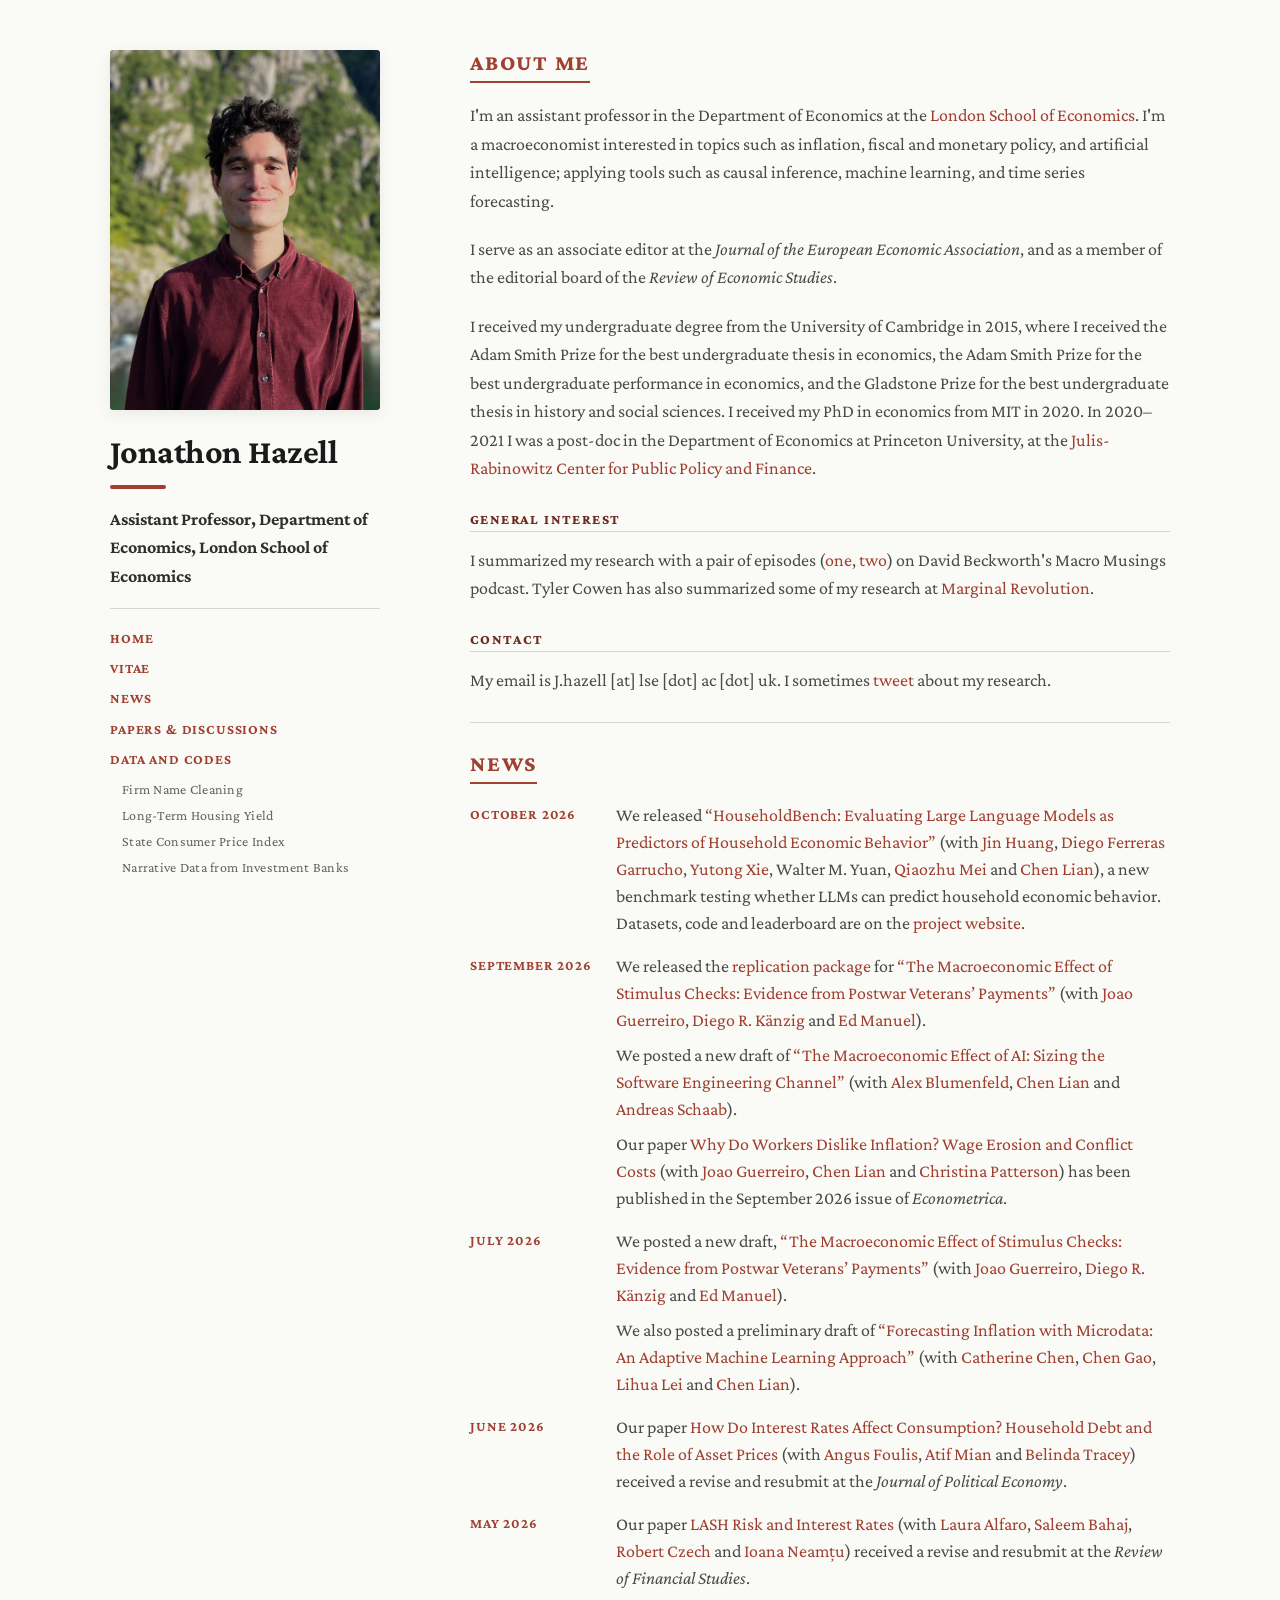
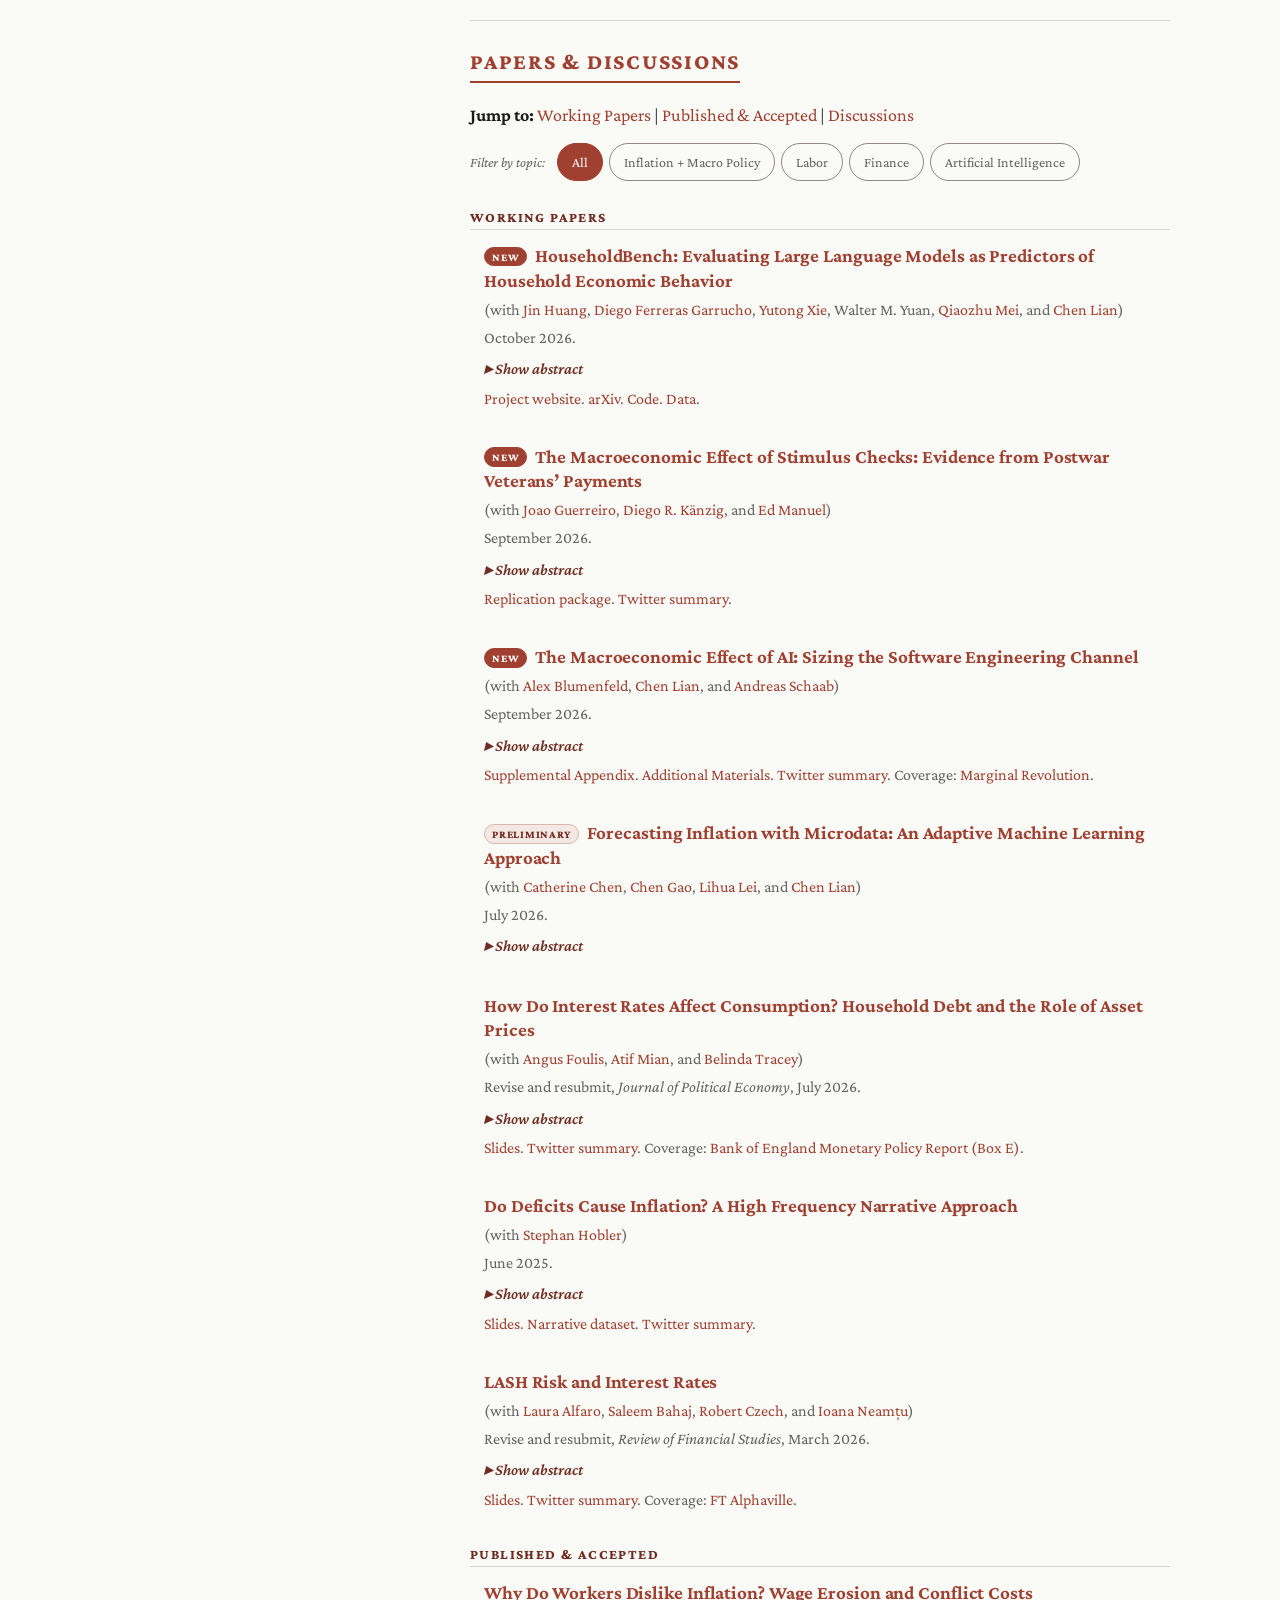
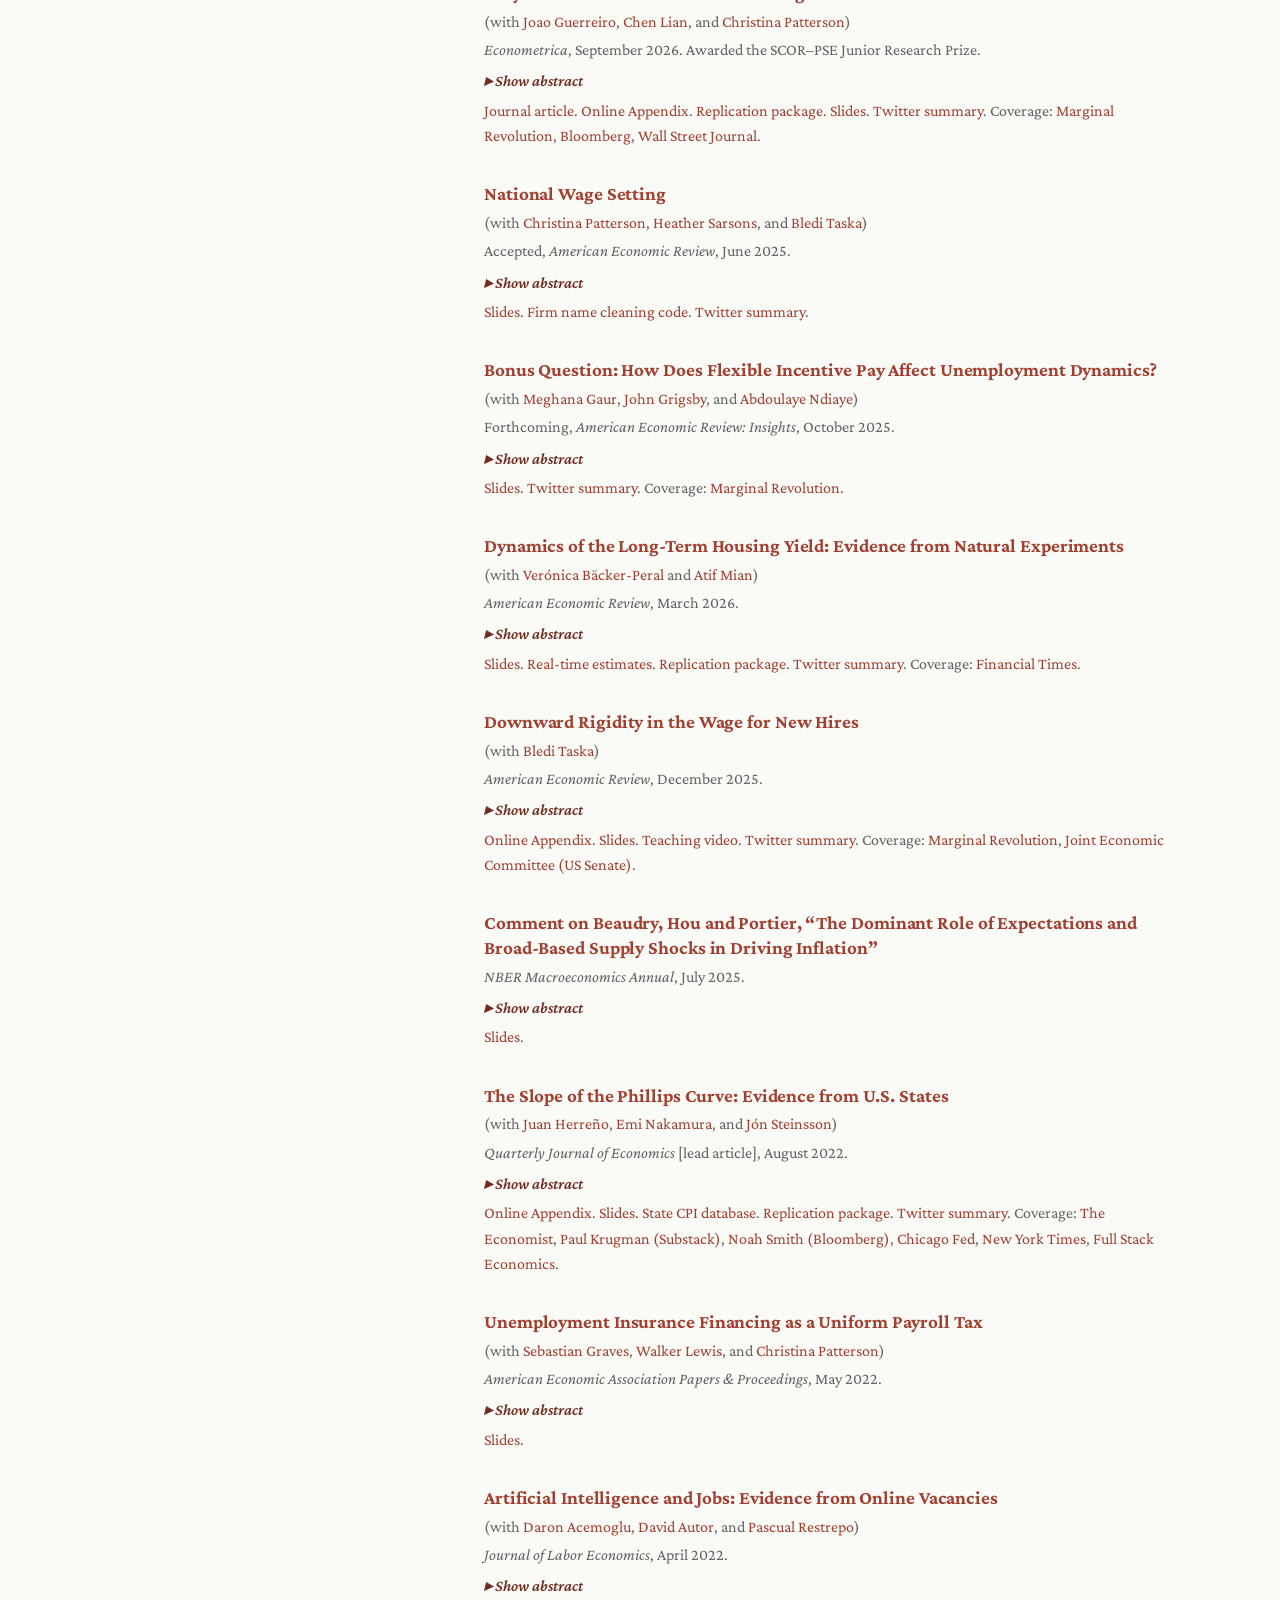
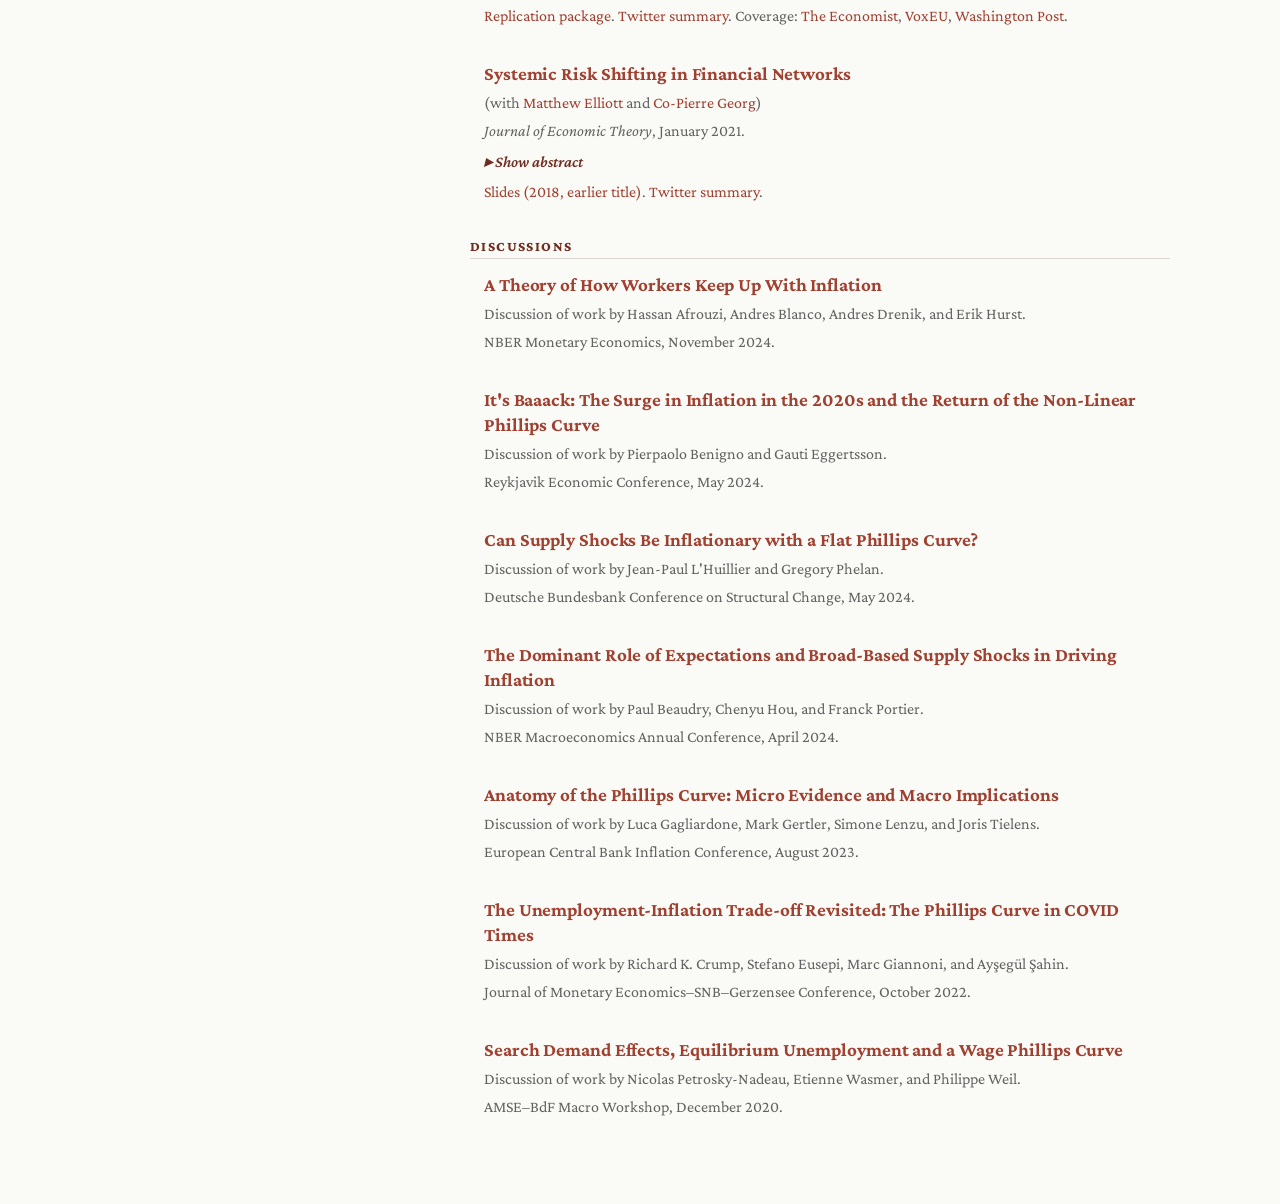
<file: index.html>
<!doctype html>
<html lang="en">
<head>
<meta charset="UTF-8">
<meta http-equiv="X-UA-Compatible" content="IE=edge">
<meta name="viewport" content="width=device-width, initial-scale=1">
<title>Jonathon Hazell</title>
<link rel="preconnect" href="https://fonts.googleapis.com">
<link rel="preconnect" href="https://fonts.gstatic.com" crossorigin>
<link href="https://fonts.googleapis.com/css2?family=Crimson+Pro:ital,wght@0,300;0,400;0,500;0,600;0,700;0,800;1,400;1,600;1,700&display=swap" rel="stylesheet">
<link rel="stylesheet" href="./css/style.css">
<link rel="stylesheet" href="./css/custom.css">
<script>
function flipAbstract(n) {
  var body = document.getElementById('abstract-' + n);
  var cue = document.getElementById('cue-' + n);
  var open = body.getAttribute('data-open') === '1';
  if (open) {
    body.style.display = 'none';
    body.setAttribute('data-open', '0');
    if (cue) cue.textContent = '▸ Show abstract';
  } else {
    body.style.display = 'block';
    body.setAttribute('data-open', '1');
    if (cue) cue.textContent = '▾ Hide abstract';
  }
}

function filterPapers(tag) {
  document.querySelectorAll('.filter-chip').forEach(function(c) { c.classList.remove('active'); });
  var btn = document.querySelector('[data-filter="' + tag + '"]');
  if (btn) btn.classList.add('active');

  document.querySelectorAll('.research-work').forEach(function(w) {
    var raw = w.getAttribute('data-tags') || '';
    var tags = raw.split(',').map(function(t) { return t.trim(); });
    w.style.display = (tag === 'all' || tags.indexOf(tag) >= 0) ? '' : 'none';
  });

  ['working-papers', 'published', 'discussions'].forEach(function(id) {
    var h = document.getElementById(id);
    if (!h) return;
    var visible = 0;
    var sib = h.nextElementSibling;
    while (sib && !(sib.tagName === 'H3' && sib.classList.contains('subhead'))) {
      if (sib.classList && sib.classList.contains('research-work') && sib.style.display !== 'none') visible++;
      sib = sib.nextElementSibling;
    }
    h.style.display = visible > 0 ? '' : 'none';
  });
}
</script>
</head>
<body>
<div class="wrapper">

<header>
<img src="./images/JonathonHazell.jpg" alt="Photo of Jonathon Hazell" class="portrait">
<h1>Jonathon Hazell</h1>
<p>Assistant Professor, Department of Economics, London School of Economics</p>
<hr>
<p class="contactinfo"><a href="./index.html">Home</a></p>
<p class="contactinfo"><a href="./papers/JONATHON_HAZELL.pdf">Vitae</a></p>
<p class="contactinfo"><a href="#news">News</a></p>
<p class="contactinfo"><a href="#papers">Papers &amp; Discussions</a></p>
<p class="contactinfo nav-group">Data and Codes</p>
<div id="projects-list">
<p class="contactinfo nav-sub"><a href="./projects/firm-name-cleaning/index.html">Firm Name Cleaning</a></p>
<p class="contactinfo nav-sub"><a href="./projects/long-term-housing-yield/index.html">Long-Term Housing Yield</a></p>
<p class="contactinfo nav-sub"><a href="./projects/state-cpi/index.html">State Consumer Price Index</a></p>
<p class="contactinfo nav-sub"><a href="./projects/narrative-data/index.html">Narrative Data from Investment Banks</a></p>
</div>
</header>

<section>

<h2>About Me</h2>

<p>I'm an assistant professor in the Department of Economics at the <a href="https://www.lse.ac.uk/economics" target="_blank" rel="noopener">London School of Economics</a>. I'm a macroeconomist interested in topics such as inflation, fiscal and monetary policy, and artificial intelligence; applying tools such as causal inference, machine learning, and time series forecasting.</p>

<p>I serve as an associate editor at the <em>Journal of the European Economic Association</em>, and as a member of the editorial board of the <em>Review of Economic Studies</em>.</p>

<p>I received my undergraduate degree from the University of Cambridge in 2015, where I received the Adam Smith Prize for the best undergraduate thesis in economics, the Adam Smith Prize for the best undergraduate performance in economics, and the Gladstone Prize for the best undergraduate thesis in history and social sciences. I received my PhD in economics from MIT in 2020. In 2020&ndash;2021 I was a post-doc in the Department of Economics at Princeton University, at the <a href="https://jrc.princeton.edu/" target="_blank" rel="noopener">Julis-Rabinowitz Center for Public Policy and Finance</a>.</p>

<h3 class="subhead">General Interest</h3>

<p>I summarized my research with a pair of episodes (<a href="https://open.spotify.com/episode/00dITlDTNaDxwzINzNn2xv?si=30561e8b15524b69&amp;nd=1&amp;dlsi=b44be89f3ea84fa7" target="_blank" rel="noopener">one</a>, <a href="https://open.spotify.com/episode/7fuvagViYiEV9RhCABF3KK?si=cfc24b0a06eb4c81" target="_blank" rel="noopener">two</a>) on David Beckworth's Macro Musings podcast. Tyler Cowen has also summarized some of my research at <a href="https://marginalrevolution.com/?s=jonathon+hazell" target="_blank" rel="noopener">Marginal Revolution</a>.</p>

<h3 class="subhead">Contact</h3>

<p>My email is J.hazell [at] lse [dot] ac [dot] uk. I sometimes <a href="https://twitter.com/JADHazell" target="_blank" rel="noopener">tweet</a> about my research.</p>

<hr>

<h2 id="news">News</h2>

<ul class="news-list">
<li>
<span class="news-date">October 2026</span>
<div class="news-group">
<span class="news-body">We released <a href="./papers/HouseholdBench.pdf" target="_blank" rel="noopener">&ldquo;HouseholdBench: Evaluating Large Language Models as Predictors of Household Economic Behavior&rdquo;</a> (with <a href="https://jn-huang.github.io/" target="_blank" rel="noopener">Jin Huang</a>, <a href="https://www.lse.ac.uk/people/diego-ferreras-garrucho" target="_blank" rel="noopener">Diego Ferreras Garrucho</a>, <a href="https://yutxie.com/" target="_blank" rel="noopener">Yutong Xie</a>, Walter M. Yuan, <a href="https://public.websites.umich.edu/~qmei/" target="_blank" rel="noopener">Qiaozhu Mei</a> and <a href="https://sites.google.com/view/chenlian/home" target="_blank" rel="noopener">Chen Lian</a>), a new benchmark testing whether LLMs can predict household economic behavior. Datasets, code and leaderboard are on the <a href="https://jn-huang.github.io/householdbench/" target="_blank" rel="noopener">project website</a>.</span>
</div>
</li>
<li>
<span class="news-date">September 2026</span>
<div class="news-group">
<span class="news-body">We released the <a href="https://github.com/dkaenzig/stimulus_checks" target="_blank" rel="noopener">replication package</a> for <a href="https://www.jhazell.co.uk/papers/Transfers.pdf" target="_blank" rel="noopener">&ldquo;The Macroeconomic Effect of Stimulus Checks: Evidence from Postwar Veterans&rsquo; Payments&rdquo;</a> (with <a href="https://jguerreiro.com/" target="_blank" rel="noopener">Joao Guerreiro</a>, <a href="https://www.diegokaenzig.com/" target="_blank" rel="noopener">Diego R. K&auml;nzig</a> and <a href="https://sites.google.com/view/edmanuel/home" target="_blank" rel="noopener">Ed Manuel</a>).</span>
<span class="news-body">We posted a new draft of <a href="https://www.jhazell.co.uk/papers/AI_Software.pdf" target="_blank" rel="noopener">&ldquo;The Macroeconomic Effect of AI: Sizing the Software Engineering Channel&rdquo;</a> (with <a href="https://alexblumenfeld.com/" target="_blank" rel="noopener">Alex Blumenfeld</a>, <a href="https://sites.google.com/view/chenlian/home" target="_blank" rel="noopener">Chen Lian</a> and <a href="https://andreasschaab.com/" target="_blank" rel="noopener">Andreas Schaab</a>).</span>
<span class="news-body">Our paper <a href="./papers/draft_conflicts.pdf" target="_blank" rel="noopener">Why Do Workers Dislike Inflation? Wage Erosion and Conflict Costs</a> (with <a href="https://jguerreiro.com/" target="_blank" rel="noopener">Joao Guerreiro</a>, <a href="https://sites.google.com/view/chenlian/home" target="_blank" rel="noopener">Chen Lian</a> and <a href="https://www.christinahydepatterson.com/" target="_blank" rel="noopener">Christina Patterson</a>) has been published in the September 2026 issue of <em>Econometrica</em>.</span>
</div>
</li>
<li>
<span class="news-date">July 2026</span>
<div class="news-group">
<span class="news-body">We posted a new draft, <a href="https://www.jhazell.co.uk/papers/Transfers.pdf" target="_blank" rel="noopener">&ldquo;The Macroeconomic Effect of Stimulus Checks: Evidence from Postwar Veterans&rsquo; Payments&rdquo;</a> (with <a href="https://jguerreiro.com/" target="_blank" rel="noopener">Joao Guerreiro</a>, <a href="https://www.diegokaenzig.com/" target="_blank" rel="noopener">Diego R. K&auml;nzig</a> and <a href="https://sites.google.com/view/edmanuel/home" target="_blank" rel="noopener">Ed Manuel</a>).</span>
<span class="news-body">We also posted a preliminary draft of <a href="https://www.jhazell.co.uk/papers/Inflation_Forecasting.pdf" target="_blank" rel="noopener">&ldquo;Forecasting Inflation with Microdata: An Adaptive Machine Learning Approach&rdquo;</a> (with <a href="https://icme.stanford.edu/people/catherine-chen" target="_blank" rel="noopener">Catherine Chen</a>, <a href="https://sites.google.com/view/chen-gao/home" target="_blank" rel="noopener">Chen Gao</a>, <a href="https://lihualei71.github.io/" target="_blank" rel="noopener">Lihua Lei</a> and <a href="https://sites.google.com/view/chenlian/home" target="_blank" rel="noopener">Chen Lian</a>).</span>
</div>
</li>
<li>
<span class="news-date">June 2026</span>
<div class="news-group">
<span class="news-body">Our paper <a href="./papers/Household_Debt_Asset_Prices.pdf" target="_blank" rel="noopener">How Do Interest Rates Affect Consumption? Household Debt and the Role of Asset Prices</a> (with <a href="https://sites.google.com/site/angusfoulis/home" target="_blank" rel="noopener">Angus Foulis</a>, <a href="https://atif.scholar.princeton.edu/" target="_blank" rel="noopener">Atif Mian</a> and <a href="https://www.bankofengland.co.uk/research/researchers/belinda-tracey" target="_blank" rel="noopener">Belinda Tracey</a>) received a revise and resubmit at the <em>Journal of Political Economy</em>.</span>
</div>
</li>
<li>
<span class="news-date">May 2026</span>
<div class="news-group">
<span class="news-body">Our paper <a href="./papers/LASH_Risk.pdf" target="_blank" rel="noopener">LASH Risk and Interest Rates</a> (with <a href="https://www.hbs.edu/faculty/Pages/profile.aspx?facId=6629" target="_blank" rel="noopener">Laura Alfaro</a>, <a href="https://sites.google.com/site/saleembahaj/home" target="_blank" rel="noopener">Saleem Bahaj</a>, <a href="https://sites.google.com/view/robertczech/research" target="_blank" rel="noopener">Robert Czech</a> and <a href="https://www.ioananeamtu.com/" target="_blank" rel="noopener">Ioana Neam&#539;u</a>) received a revise and resubmit at the <em>Review of Financial Studies</em>.</span>
</div>
</li>
</ul>

<hr>

<h2 id="papers">Papers &amp; Discussions</h2>

<p style="margin: 0 0 14px;"><strong>Jump to:</strong>
<a href="#working-papers">Working Papers</a> |
<a href="#published">Published &amp; Accepted</a> |
<a href="#discussions">Discussions</a></p>

<div class="paper-filter">
<span class="filter-label">Filter by topic:</span>
<button class="filter-chip active" data-filter="all" onclick="filterPapers('all')">All</button>
<button class="filter-chip" data-filter="inflation" onclick="filterPapers('inflation')">Inflation + Macro Policy</button>
<button class="filter-chip" data-filter="labor" onclick="filterPapers('labor')">Labor</button>
<button class="filter-chip" data-filter="financial" onclick="filterPapers('financial')">Finance</button>
<button class="filter-chip" data-filter="ai" onclick="filterPapers('ai')">Artificial Intelligence</button>
</div>

<h3 id="working-papers" class="subhead">Working Papers</h3>

<div class="research-work" data-tags="ai">
<h3><span class="paper-status paper-status-new">New</span><a href="./papers/HouseholdBench.pdf" target="_blank" rel="noopener">HouseholdBench: Evaluating Large Language Models as Predictors of Household Economic Behavior</a></h3>
<p class="work-muted">(with <a href="https://jn-huang.github.io/" target="_blank" rel="noopener">Jin Huang</a>, <a href="https://www.lse.ac.uk/people/diego-ferreras-garrucho" target="_blank" rel="noopener">Diego Ferreras Garrucho</a>, <a href="https://yutxie.com/" target="_blank" rel="noopener">Yutong Xie</a>, Walter M. Yuan, <a href="https://public.websites.umich.edu/~qmei/" target="_blank" rel="noopener">Qiaozhu Mei</a>, and <a href="https://sites.google.com/view/chenlian/home" target="_blank" rel="noopener">Chen Lian</a>)</p>
<p class="work-muted">October 2026.</p>
<p class="work-abstract"><a class="abstract-link" href="javascript:flipAbstract(17)"><span id="cue-17">&#9656; Show abstract</span></a><span class="abstract-body" id="abstract-17" data-open="0" style="display:none">Large language models (LLMs) have the potential to meet a key goal in economics: a quantitative model of household decision making, across a variety of settings. Yet existing evaluations cover few surveys and outcomes, and do not study how households adjust to changing economic conditions. We introduce a new evaluation, HouseholdBench, which unites 6 U.S. household surveys and 32 prediction tasks spanning numeric, categorical and probabilistic outcomes, related to consumption, income, labor, expectations, and housing. Using past behavior, demographics and macroeconomic conditions, the tasks test whether LLMs predict behavior, including how households adjust to changes in various policies. We evaluate 13 proprietary and open-weight LLMs against a no-change baseline and a gradient-boosted tree model. Most LLMs outperform the no-change baseline, including for policy response tasks&mdash;with the best model lowering error for numeric outcomes by 12.2%. Across most tasks, gradient-boosted trees rank first; leading proprietary LLMs approach their performance, but open-weight models lag. LLMs exhibit systematic over- and underprediction across different tasks. We identify methods that enable a 4 billion parameter open-weight model to match proprietary models&rsquo; performance: fine-tuning and aggregating 16 predictions per observation. Improvements generalize to policy-response tasks, which are excluded from fine-tuning. We release our datasets, code, and leaderboard on our website.</span></p>
<p class="work-muted"><a href="https://jn-huang.github.io/householdbench/" target="_blank" rel="noopener">Project website</a>. <a href="https://arxiv.org/abs/2610.07563" target="_blank" rel="noopener">arXiv</a>. <a href="https://github.com/Jn-Huang/householdbench_eval" target="_blank" rel="noopener">Code</a>. <a href="https://huggingface.co/datasets/householdbench/householdbench-full" target="_blank" rel="noopener">Data</a>.</p>
</div>

<div class="research-work" data-tags="macro,inflation">
<h3><span class="paper-status paper-status-new">New</span><a href="./papers/Transfers.pdf" target="_blank" rel="noopener">The Macroeconomic Effect of Stimulus Checks: Evidence from Postwar Veterans&rsquo; Payments</a></h3>
<p class="work-muted">(with <a href="https://jguerreiro.com/" target="_blank" rel="noopener">Joao Guerreiro</a>, <a href="https://www.diegokaenzig.com/" target="_blank" rel="noopener">Diego R. K&auml;nzig</a>, and <a href="https://sites.google.com/view/edmanuel/home" target="_blank" rel="noopener">Ed Manuel</a>)</p>
<p class="work-muted">September 2026.</p>
<p class="work-abstract"><a class="abstract-link" href="javascript:flipAbstract(14)"><span id="cue-14">&#9656; Show abstract</span></a><span class="abstract-body" id="abstract-14" data-open="0" style="display:none">Do stimulus checks&mdash;one-off, deficit-financed lump-sum payments to households&mdash;boost the economy? We study a natural experiment: payments to U.S. veterans after World War II that mimic stimulus checks but were plausibly exogenous to the economy. These payments led to a temporary increase in transfers and a persistent, hump-shaped increase in consumption. The transfer multiplier&mdash;the cumulative response of consumption to transfers&mdash;reaches 1 after six months and exceeds 2 after a year. The standard heterogeneous-agent New Keynesian model cannot match the hump-shaped consumption response. A version with imperfect expectations&mdash;with households underreacting on impact but overreacting at longer horizons&mdash;can match our estimates.</span></p>
<p class="work-muted"><a href="https://github.com/dkaenzig/stimulus_checks" target="_blank" rel="noopener">Replication package</a>. <a href="https://x.com/JADHazell/status/2076746446263517449" target="_blank" rel="noopener">Twitter summary</a>.</p>
</div>

<div class="research-work" data-tags="ai,macro">
<h3><span class="paper-status paper-status-new">New</span><a href="./papers/AI_Software.pdf" target="_blank" rel="noopener">The Macroeconomic Effect of AI: Sizing the Software Engineering Channel</a></h3>
<p class="work-muted">(with <a href="https://alexblumenfeld.com/" target="_blank" rel="noopener">Alex Blumenfeld</a>, <a href="https://sites.google.com/view/chenlian/home" target="_blank" rel="noopener">Chen Lian</a>, and <a href="https://andreasschaab.com/" target="_blank" rel="noopener">Andreas Schaab</a>)</p>
<p class="work-muted">September 2026.</p>
<p class="work-abstract"><a class="abstract-link" href="javascript:flipAbstract(16)"><span id="cue-16">&#9656; Show abstract</span></a><span class="abstract-body" id="abstract-16" data-open="0" style="display:none">We measure how artificial intelligence (AI) affects the economy through its impact on software engineering productivity. We use information from financial markets to develop a forward-looking measure that is available in real time. We estimate the sensitivity of each firm&rsquo;s stock return to an AI stock market index, and how this sensitivity depends on the share of firm payroll in software engineering. We use a model to map this cross-sectional relationship into software engineering productivity gains. From November 2022 to December 2025, AI increased the market&rsquo;s expected present value of software engineering productivity by the equivalent of a permanent 32.6% productivity increase. The corresponding effect on the level of GDP is 3.6% in the baseline and 6.5% when higher software engineering productivity also raises R&amp;D productivity. By mid-2026, amid rapid progress in coding agents, the effect of AI on productivity and GDP had more than doubled relative to the end of 2025.</span></p>
<p class="work-muted"><a href="./papers/AI_Software_Supplement.pdf" target="_blank" rel="noopener">Supplemental Appendix</a>. <a href="./papers/AI_Software_Additional_Materials.pdf" target="_blank" rel="noopener">Additional Materials</a>. <a href="https://x.com/JADHazell/status/2104967776695996902" target="_blank" rel="noopener">Twitter summary</a>. Coverage: <a href="https://marginalrevolution.com/marginalrevolution/2026/09/the-macroeconomic-effect-of-ai-through-software-engineering.html" target="_blank" rel="noopener">Marginal Revolution</a>.</p>
</div>

<div class="research-work" data-tags="inflation">
<h3><span class="paper-status paper-status-preliminary">Preliminary</span><a href="./papers/Inflation_Forecasting.pdf" target="_blank" rel="noopener">Forecasting Inflation with Microdata: An Adaptive Machine Learning Approach</a></h3>
<p class="work-muted">(with <a href="https://icme.stanford.edu/people/catherine-chen" target="_blank" rel="noopener">Catherine Chen</a>, <a href="https://sites.google.com/view/chen-gao/home" target="_blank" rel="noopener">Chen Gao</a>, <a href="https://lihualei71.github.io/" target="_blank" rel="noopener">Lihua Lei</a>, and <a href="https://sites.google.com/view/chenlian/home" target="_blank" rel="noopener">Chen Lian</a>)</p>
<p class="work-muted">July 2026.</p>
<p class="work-abstract"><a class="abstract-link" href="javascript:flipAbstract(15)"><span id="cue-15">&#9656; Show abstract</span></a><span class="abstract-body" id="abstract-15" data-open="0" style="display:none">Does microeconomic heterogeneity help to forecast aggregate inflation in a non-stationary environment? We develop a scan test for whether one forecast outperforms another, over an interval with unknown starting point and duration. To exploit any occasional forecasting power that the scan test detects, we design an adaptive machine learning pipeline. We encode the distribution of price changes into a high-dimensional vector, which we combine with a gradient boosted trees algorithm. We then combine this micro forecast with other benchmark forecasts, using an adaptive algorithm that makes use of the micro forecast only when it performs well. We apply the pipeline to UK microdata, with four main results. First, the micro forecast outperforms a univariate benchmark, but only in the volatile period after 2020. Second, the scan test detects periods of micro outperformance, so the micro forecast enters the combined forecast. Third, the combined forecast performs comparably to the univariate benchmark before 2020 and better at every horizon after 2020. Fourth, the value of microdata for the combined forecast materializes after 2020. We conclude that microdata are valuable for forecasting aggregate inflation, but only after large shocks.</span></p>
</div>

<div class="research-work" data-tags="macro,financial">
<h3><a href="./papers/Household_Debt_Asset_Prices.pdf" target="_blank" rel="noopener">How Do Interest Rates Affect Consumption? Household Debt and the Role of Asset Prices</a></h3>
<p class="work-muted">(with <a href="https://sites.google.com/site/angusfoulis/home" target="_blank" rel="noopener">Angus Foulis</a>, <a href="https://atif.scholar.princeton.edu/" target="_blank" rel="noopener">Atif Mian</a>, and <a href="https://www.bankofengland.co.uk/research/researchers/belinda-tracey" target="_blank" rel="noopener">Belinda Tracey</a>)</p>
<p class="work-muted">Revise and resubmit, <em>Journal of Political Economy</em>, July 2026.</p>
<p class="work-abstract"><a class="abstract-link" href="javascript:flipAbstract(1)"><span id="cue-1">&#9656; Show abstract</span></a><span class="abstract-body" id="abstract-1" data-open="0" style="display:none">This paper estimates how rate cuts increase consumption, via debt and asset prices. Using administrative UK data on mortgages and consumption, we exploit the expiry of fixed-rate mortgages to construct six million household-level natural experiments. A 1 pp reduction in mortgage rates raises consumption by 3% in the following 6 months. Using plausibly exogenous variation in how house prices respond to rate cuts, we show that consumption increases mostly because households borrow against higher house prices; lower debt service after rate cuts matters less. These results suggest that in large part, monetary policy affects consumption through asset prices and borrowing.</span></p>
<p class="work-muted"><a href="./papers/slides_Household_Debt_Asset_Prices.pdf" target="_blank" rel="noopener">Slides</a>. <a href="https://x.com/JADHazell/status/2031019354377101442" target="_blank" rel="noopener">Twitter summary</a>. Coverage: <a href="https://www.bankofengland.co.uk/monetary-policy-report/2026/april-2026" target="_blank" rel="noopener">Bank of England Monetary Policy Report (Box E)</a>.</p>
</div>

<div class="research-work" data-tags="macro,inflation">
<h3><a href="./papers/Fiscal_Inflation_Draft.pdf" target="_blank" rel="noopener">Do Deficits Cause Inflation? A High Frequency Narrative Approach</a></h3>
<p class="work-muted">(with <a href="https://sjhobler.github.io/" target="_blank" rel="noopener">Stephan Hobler</a>)</p>
<p class="work-muted">June 2025.</p>
<p class="work-abstract"><a class="abstract-link" href="javascript:flipAbstract(2)"><span id="cue-2">&#9656; Show abstract</span></a><span class="abstract-body" id="abstract-2" data-open="0" style="display:none">We measure the effect of deficits on inflation using a &ldquo;high frequency narrative approach&rdquo;. We identify an event that released news about the 2021 deficits&mdash;the Georgia Senate election runoff&mdash;and size the shock using new narrative data from investment banks. We then study the high frequency response of inflation forecasts from asset prices. We estimate that the price level was expected to increase by 22&ndash;38 basis points over 2021&ndash;22, meaning the 2021 deficits caused a significant share of the 2021&ndash;22 inflation. Standard models&mdash;such as the Fiscal Theory of the Price Level and the heterogeneous agent New Keynesian model&mdash;match the inflation response.</span></p>
<p class="work-muted"><a href="./papers/slides_Fiscal.pdf" target="_blank" rel="noopener">Slides</a>. <a href="./projects/narrative-data/index.html" target="_blank" rel="noopener">Narrative dataset</a>. <a href="https://twitter.com/JADHazell/status/1833182324055306684" target="_blank" rel="noopener">Twitter summary</a>.</p>
</div>

<div class="research-work" data-tags="financial,macro">
<h3><a href="./papers/LASH_Risk.pdf" target="_blank" rel="noopener">LASH Risk and Interest Rates</a></h3>
<p class="work-muted">(with <a href="https://www.hbs.edu/faculty/Pages/profile.aspx?facId=6629" target="_blank" rel="noopener">Laura Alfaro</a>, <a href="https://sites.google.com/site/saleembahaj/home" target="_blank" rel="noopener">Saleem Bahaj</a>, <a href="https://sites.google.com/view/robertczech/research" target="_blank" rel="noopener">Robert Czech</a>, and <a href="https://www.ioananeamtu.com/" target="_blank" rel="noopener">Ioana Neam&#539;u</a>)</p>
<p class="work-muted">Revise and resubmit, <em>Review of Financial Studies</em>, March 2026.</p>
<p class="work-abstract"><a class="abstract-link" href="javascript:flipAbstract(3)"><span id="cue-3">&#9656; Show abstract</span></a><span class="abstract-body" id="abstract-3" data-open="0" style="display:none">We study a form of liquidity risk we call Liquidity After Solvency Hedging (&ldquo;LASH&rdquo;) risk. Institutions take LASH risk when hedging solvency risk with strategies that require liquidity as solvency improves. Using UK regulatory data covering the near-universe of interest rate hedges, we measure interest rate-driven LASH risk in the non-bank sector. Institutions with longer-duration liabilities take greater LASH risk when rates fall. At its peak, a 100bps rise in yields implied liquidity needs close to the aggregate cash holdings of UK pension funds and insurers. During the 2022 LDI crisis, pre-crisis LASH risk predicts bond sales and yield spikes.</span></p>
<p class="work-muted"><a href="./papers/slides_LASH.pdf" target="_blank" rel="noopener">Slides</a>. <a href="https://x.com/JADHazell/status/1868624301110550810" target="_blank" rel="noopener">Twitter summary</a>. Coverage: <a href="https://www.ft.com/content/9e8b0c6e-cd30-4e31-b97d-0db0bbe6220b" target="_blank" rel="noopener">FT Alphaville</a>.</p>
</div>

<h3 id="published" class="subhead">Published &amp; Accepted</h3>

<div class="research-work" data-tags="inflation,labor">
<h3><a href="./papers/draft_conflicts.pdf" target="_blank" rel="noopener">Why Do Workers Dislike Inflation? Wage Erosion and Conflict Costs</a></h3>
<p class="work-muted">(with <a href="https://jguerreiro.com/" target="_blank" rel="noopener">Joao Guerreiro</a>, <a href="https://sites.google.com/view/chenlian/home" target="_blank" rel="noopener">Chen Lian</a>, and <a href="https://www.christinahydepatterson.com/" target="_blank" rel="noopener">Christina Patterson</a>)</p>
<p class="work-muted"><em>Econometrica</em>, September 2026. Awarded the SCOR&ndash;PSE Junior Research Prize.</p>
<p class="work-abstract"><a class="abstract-link" href="javascript:flipAbstract(4)"><span id="cue-4">&#9656; Show abstract</span></a><span class="abstract-body" id="abstract-4" data-open="0" style="display:none">How costly is inflation to workers? Answers to this question have focused on the path of real wages during inflationary periods. We argue that workers must take costly actions (&ldquo;conflict&rdquo;) to have nominal wages catch up with inflation, meaning there are welfare costs even if real wages do not fall as inflation rises. We study a menu-cost style model, where workers choose whether to engage in conflict with employers to secure a wage increase. We show that, following a rise in inflation, wage catch-up resulting from more frequent conflict does not raise welfare. Instead, the impact of inflation on worker welfare is determined by what we call &ldquo;wage erosion&rdquo;&mdash;how inflation would lower real wages if workers&rsquo; conflict decisions did not respond to inflation. As a result, using observed wage growth to measure worker welfare understates the costs of inflation. We conduct a survey showing that workers are willing to sacrifice around 1.75% of their wages to avoid conflict. Calibrating the model to survey data, we find that incorporating conflict significantly raises the costs of inflation for workers.</span></p>
<p class="work-muted"><a href="https://doi.org/10.3982/ECTA23874" target="_blank" rel="noopener">Journal article</a>. <a href="https://doi.org/10.3982/ECTA23874SUPP" target="_blank" rel="noopener">Online Appendix</a>. <a href="https://doi.org/10.5281/zenodo.19648410" target="_blank" rel="noopener">Replication package</a>. <a href="./papers/slides_conflict_main.pdf" target="_blank" rel="noopener">Slides</a>. <a href="https://twitter.com/JADHazell/status/1836485273510908272" target="_blank" rel="noopener">Twitter summary</a>. Coverage: <a href="https://marginalrevolution.com/marginalrevolution/2024/09/why-do-workers-dislike-inflation.html" target="_blank" rel="noopener">Marginal Revolution</a>, <a href="https://www.bloomberg.com/opinion/articles/2024-10-11/frustrated-with-your-boss-blame-inflation" target="_blank" rel="noopener">Bloomberg</a>, <a href="https://www.wsj.com/economy/inflation-is-down-to-3-why-that-isnt-good-enough-884c1136" target="_blank" rel="noopener">Wall Street Journal</a>.</p>
</div>

<div class="research-work" data-tags="labor">
<h3><a href="./papers/National_Wage_Setting.pdf" target="_blank" rel="noopener">National Wage Setting</a></h3>
<p class="work-muted">(with <a href="https://www.christinahydepatterson.com/" target="_blank" rel="noopener">Christina Patterson</a>, <a href="https://sites.google.com/view/sarsons/home" target="_blank" rel="noopener">Heather Sarsons</a>, and <a href="https://www.linkedin.com/in/bleditaska" target="_blank" rel="noopener">Bledi Taska</a>)</p>
<p class="work-muted">Accepted, <em>American Economic Review</em>, June 2025.</p>
<p class="work-abstract"><a class="abstract-link" href="javascript:flipAbstract(5)"><span id="cue-5">&#9656; Show abstract</span></a><span class="abstract-body" id="abstract-5" data-open="0" style="display:none">How do firms set wages across space? We document four facts using matched employer-employee data. First, firms rather than locations explain most of the variation in wages within a job, with an excess mass of firms paying near-identical wages across space. Second, nominal wages within the firm vary relatively little with local prices, compared to how wages vary between firms. Third, wage growth is more correlated with firm-level rather than regional factors. Fourth, local wage shocks cause wage growth in the rest of the firm, but only for jobs that initially pay similar wages across space. We argue these patterns indicate national wage setting, in which firms compress nominal wages across space relative to what benchmark models predict.</span></p>
<p class="work-muted"><a href="./papers/slides_national_wages.pdf" target="_blank" rel="noopener">Slides</a>. <a href="./projects/firm-name-cleaning/index.html" target="_blank" rel="noopener">Firm name cleaning code</a>. <a href="https://twitter.com/otis_reid/status/1476277485675462661" target="_blank" rel="noopener">Twitter summary</a>.</p>
</div>

<div class="research-work" data-tags="labor">
<h3><a href="./papers/Bonus_Question.pdf" target="_blank" rel="noopener">Bonus Question: How Does Flexible Incentive Pay Affect Unemployment Dynamics?</a></h3>
<p class="work-muted">(with <a href="https://www.linkedin.com/in/meghanagaur" target="_blank" rel="noopener">Meghana Gaur</a>, <a href="https://sites.google.com/view/john-grigsby/home" target="_blank" rel="noopener">John Grigsby</a>, and <a href="https://www.abdoulayendiaye.com/" target="_blank" rel="noopener">Abdoulaye Ndiaye</a>)</p>
<p class="work-muted">Forthcoming, <em>American Economic Review: Insights</em>, October 2025.</p>
<p class="work-abstract"><a class="abstract-link" href="javascript:flipAbstract(6)"><span id="cue-6">&#9656; Show abstract</span></a><span class="abstract-body" id="abstract-6" data-open="0" style="display:none">We introduce dynamic incentive contracts into a model of unemployment fluctuations. Our main result is that wage cyclicality from incentives does not affect the response of unemployment to productivity shocks. The response of unemployment is the same, to a first-order, in two economies: one with flexible incentive pay, and another with exogenously fixed wages. This equivalence is due to movements in effort. Under the optimal incentive contract, firms&rsquo; profits do not change when wages fall, because the effort of the worker falls too.</span></p>
<p class="work-muted"><a href="./papers/slides_bonus_question.pdf" target="_blank" rel="noopener">Slides</a>. <a href="https://twitter.com/and_joy_/status/1706630172072456560" target="_blank" rel="noopener">Twitter summary</a>. Coverage: <a href="https://marginalrevolution.com/marginalrevolution/2024/05/how-does-flexible-incentive-pay-affect-wage-rigidity.html" target="_blank" rel="noopener">Marginal Revolution</a>.</p>
</div>

<div class="research-work" data-tags="financial,macro">
<h3><a href="./papers/UK_Duration.pdf" target="_blank" rel="noopener">Dynamics of the Long-Term Housing Yield: Evidence from Natural Experiments</a></h3>
<p class="work-muted">(with <a href="https://sites.google.com/view/veronicabp/home" target="_blank" rel="noopener">Ver&oacute;nica B&auml;cker-Peral</a> and <a href="https://atif.scholar.princeton.edu/" target="_blank" rel="noopener">Atif Mian</a>)</p>
<p class="work-muted"><em>American Economic Review</em>, March 2026.</p>
<p class="work-abstract"><a class="abstract-link" href="javascript:flipAbstract(7)"><span id="cue-7">&#9656; Show abstract</span></a><span class="abstract-body" id="abstract-7" data-open="0" style="display:none">Each month, a fraction of UK property leases are extended by 90 years or more. We construct a new dataset using thousands of these natural experiments since 2000 and estimate the expected long-term housing yield, <em>y</em>*. After remaining steady at around 5 percent, <em>y</em>* starts to decline when the Great Recession hits and reaches a low of 2.7 percent in 2024. The decline is steeper in inelastic markets, while <em>y</em>* remains higher in regions more exposed to long-run climate risk. Our estimate of <em>y</em>* is updated in real time using public data.</span></p>
<p class="work-muted"><a href="./papers/slides_UK_Duration.pdf" target="_blank" rel="noopener">Slides</a>. <a href="https://sites.google.com/view/ystar-dynamics" target="_blank" rel="noopener">Real-time estimates</a>. <a href="https://sites.google.com/view/ystar-dynamics/replication-code-data" target="_blank" rel="noopener">Replication package</a>. <a href="https://twitter.com/AtifRMian/status/1783153118756442215" target="_blank" rel="noopener">Twitter summary</a>. Coverage: <a href="https://www.ft.com/content/bf2f252a-8afe-4dc5-b5b3-7b7e3fb5500f" target="_blank" rel="noopener">Financial Times</a>.</p>
</div>

<div class="research-work" data-tags="labor">
<h3><a href="./papers/Downward_Rigidity.pdf" target="_blank" rel="noopener">Downward Rigidity in the Wage for New Hires</a></h3>
<p class="work-muted">(with <a href="https://www.linkedin.com/in/bleditaska" target="_blank" rel="noopener">Bledi Taska</a>)</p>
<p class="work-muted"><em>American Economic Review</em>, December 2025.</p>
<p class="work-abstract"><a class="abstract-link" href="javascript:flipAbstract(8)"><span id="cue-8">&#9656; Show abstract</span></a><span class="abstract-body" id="abstract-8" data-open="0" style="display:none">Wage rigidity is an important explanation for unemployment fluctuations. In benchmark models wages for new hires are key, but there is limited evidence on this margin. We use wages posted on vacancies, with job and establishment information, to measure the wage for new hires. We show that our measure of the wage for new hires is rigid downward and flexible upward, in two steps. First, wages change infrequently at the job level, and fall especially rarely. Second, wages do not respond to rises in unemployment, but respond strongly to falls in unemployment. Job information is crucial for detecting downward rigidity.</span></p>
<p class="work-muted"><a href="./papers/Downward_Rigidity_Appendix.pdf" target="_blank" rel="noopener">Online Appendix</a>. <a href="./papers/slides_downward_rigidity.pdf" target="_blank" rel="noopener">Slides</a>. <a href="https://www.youtube.com/watch?v=ysxnO5qnCTk" target="_blank" rel="noopener">Teaching video</a>. <a href="https://twitter.com/JADHazell/status/1830609897425392107" target="_blank" rel="noopener">Twitter summary</a>. Coverage: <a href="https://marginalrevolution.com/marginalrevolution/2019/10/my-favorite-job-market-paper-so-far-this-year.html" target="_blank" rel="noopener">Marginal Revolution</a>, <a href="https://www.jec.senate.gov/public/index.cfm/republicans/analysis?id=051267FC-0147-4E31-BE80-946E0543AF82" target="_blank" rel="noopener">Joint Economic Committee (US Senate)</a>.</p>
</div>

<div class="research-work" data-tags="inflation">
<h3><a href="./papers/BHP_Discussion.pdf" target="_blank" rel="noopener">Comment on Beaudry, Hou and Portier, &ldquo;The Dominant Role of Expectations and Broad-Based Supply Shocks in Driving Inflation&rdquo;</a></h3>
<p class="work-muted"><em>NBER Macroeconomics Annual</em>, July 2025.</p>
<p class="work-abstract"><a class="abstract-link" href="javascript:flipAbstract(9)"><span id="cue-9">&#9656; Show abstract</span></a><span class="abstract-body" id="abstract-9" data-open="0" style="display:none">A published comment on Beaudry, Hou and Portier&rsquo;s analysis of the post-2020 inflation surge, focusing on the role of expectations and supply shocks.</span></p>
<p class="work-muted"><a href="./papers/Discussion_NBER_Macro.pdf" target="_blank" rel="noopener">Slides</a>.</p>
</div>

<div class="research-work" data-tags="inflation,labor">
<h3><a href="./papers/Phillips_Curve.pdf" target="_blank" rel="noopener">The Slope of the Phillips Curve: Evidence from U.S. States</a></h3>
<p class="work-muted">(with <a href="https://sites.google.com/view/juanherreno" target="_blank" rel="noopener">Juan Herre&ntilde;o</a>, <a href="https://eminakamura.com/" target="_blank" rel="noopener">Emi Nakamura</a>, and <a href="https://jonsteinsson.com/" target="_blank" rel="noopener">J&oacute;n Steinsson</a>)</p>
<p class="work-muted"><em>Quarterly Journal of Economics</em> [lead article], August 2022.</p>
<p class="work-abstract"><a class="abstract-link" href="javascript:flipAbstract(10)"><span id="cue-10">&#9656; Show abstract</span></a><span class="abstract-body" id="abstract-10" data-open="0" style="display:none">We estimate the slope of the Phillips curve in the cross section of U.S. states using newly constructed state-level price indices for nontradeable goods back to 1978. Our estimates indicate that the slope of the Phillips curve is small and was small even during the early 1980s. We estimate only a modest decline in the slope of the Phillips curve since the 1980s. We use a multiregion model to infer the slope of the aggregate Phillips curve from our regional estimates. Applying our estimates to recent unemployment dynamics yields essentially no missing disinflation or missing reinflation over the past few business cycles. Our results imply that the sharp drop in core inflation in the early 1980s was mostly due to shifting expectations about long-run monetary policy as opposed to a steep Phillips curve, and the greater stability of inflation between 1990 and 2020 is mostly due to long-run inflation expectations becoming more firmly anchored.</span></p>
<p class="work-muted"><a href="https://eml.berkeley.edu/~enakamura/papers/StateLevelCPIs_Appendix.pdf" target="_blank" rel="noopener">Online Appendix</a>. <a href="./papers/slides_Phillips_Curve.pdf" target="_blank" rel="noopener">Slides</a>. <a href="./projects/state-cpi/index.html" target="_blank" rel="noopener">State CPI database</a>. <a href="https://www.dropbox.com/sh/5jfw1lltniz3k55/AACjJbs92kyqRiySJXavDvCAa?dl=0" target="_blank" rel="noopener">Replication package</a>. <a href="https://twitter.com/JonSteinsson/status/1318551141291069440" target="_blank" rel="noopener">Twitter summary</a>. Coverage: <a href="https://www.economist.com/briefing/2020/12/12/a-surge-in-inflation-looks-unlikely" target="_blank" rel="noopener">The Economist</a>, <a href="https://paulkrugman.substack.com/p/stagflation-revisited" target="_blank" rel="noopener">Paul Krugman (Substack)</a>, <a href="https://www.bloomberg.com/opinion/articles/2021-02-18/larry-summers-s-inflation-fuss-is-the-cure-we-need" target="_blank" rel="noopener">Noah Smith (Bloomberg)</a>, <a href="https://www.chicagofed.org/publications/speeches/2021/may-25-bank-of-japan-conference" target="_blank" rel="noopener">Chicago Fed</a>, <a href="https://www.nytimes.com/2022/05/24/technology/inflation-measure-cpi-accuracy.html" target="_blank" rel="noopener">New York Times</a>, <a href="https://fullstackeconomics.com/why-the-government-took-home-prices-out-of-the-consumer-price-index/" target="_blank" rel="noopener">Full Stack Economics</a>.</p>
</div>

<div class="research-work" data-tags="macro,labor">
<h3><a href="https://doi.org/10.1257/pandp.20221072" target="_blank" rel="noopener">Unemployment Insurance Financing as a Uniform Payroll Tax</a></h3>
<p class="work-muted">(with <a href="https://www.sebgraves.com/" target="_blank" rel="noopener">Sebastian Graves</a>, <a href="https://budgetlab.yale.edu/person/walker-lewis" target="_blank" rel="noopener">Walker Lewis</a>, and <a href="https://www.christinahydepatterson.com/" target="_blank" rel="noopener">Christina Patterson</a>)</p>
<p class="work-muted"><em>American Economic Association Papers &amp; Proceedings</em>, May 2022.</p>
<p class="work-abstract"><a class="abstract-link" href="javascript:flipAbstract(11)"><span id="cue-11">&#9656; Show abstract</span></a><span class="abstract-body" id="abstract-11" data-open="0" style="display:none">Documents that a substantial portion of US unemployment-insurance taxes operates as a uniform payroll tax rather than an experience-rated firing tax.</span></p>
<p class="work-muted"><a href="./papers/slides_experience_rating.pdf" target="_blank" rel="noopener">Slides</a>.</p>
</div>

<div class="research-work" data-tags="ai,labor">
<h3><a href="./papers/AI_And_Jobs.pdf" target="_blank" rel="noopener">Artificial Intelligence and Jobs: Evidence from Online Vacancies</a></h3>
<p class="work-muted">(with <a href="https://economics.mit.edu/people/faculty/daron-acemoglu" target="_blank" rel="noopener">Daron Acemoglu</a>, <a href="https://economics.mit.edu/people/faculty/david-h-autor" target="_blank" rel="noopener">David Autor</a>, and <a href="https://campuspress.yale.edu/pascualrestrepo/" target="_blank" rel="noopener">Pascual Restrepo</a>)</p>
<p class="work-muted"><em>Journal of Labor Economics</em>, April 2022.</p>
<p class="work-abstract"><a class="abstract-link" href="javascript:flipAbstract(12)"><span id="cue-12">&#9656; Show abstract</span></a><span class="abstract-body" id="abstract-12" data-open="0" style="display:none">We study the impact of artificial intelligence (AI) on labor markets using establishment-level data on the near universe of online vacancies in the United States from 2010 onward. There is rapid growth in AI-related vacancies over 2010&ndash;18 that is driven by establishments whose workers engage in tasks compatible with AI&rsquo;s current capabilities. As these AI-exposed establishments adopt AI, they simultaneously reduce hiring in non-AI positions and change the skill requirements of remaining postings. While visible at the establishment level, the aggregate impacts of AI-labor substitution on employment and wage growth in more exposed occupations and industries is currently too small to be detectable.</span></p>
<p class="work-muted"><a href="https://www.dropbox.com/sh/7qgxkgw6filpcps/AACIJCbUJwWtvz66jpXkWsUpa?dl=0" target="_blank" rel="noopener">Replication package</a>. <a href="https://twitter.com/davidautor/status/1348736556492840967" target="_blank" rel="noopener">Twitter summary</a>. Coverage: <a href="https://www.economist.com/finance-and-economics/2021/01/16/new-research-shows-the-robots-are-coming-for-jobs-but-stealthily" target="_blank" rel="noopener">The Economist</a>, <a href="https://voxeu.org/article/ai-and-jobs-evidence-us-vacancies" target="_blank" rel="noopener">VoxEU</a>, <a href="https://www.washingtonpost.com/opinions/2021/07/21/ai-we-should-fear-is-already-here/" target="_blank" rel="noopener">Washington Post</a>.</p>
</div>

<div class="research-work" data-tags="financial">
<h3><a href="./papers/Systemic_Risk_Shifting.pdf" target="_blank" rel="noopener">Systemic Risk Shifting in Financial Networks</a></h3>
<p class="work-muted">(with <a href="https://sites.google.com/view/matthewlelliott/home" target="_blank" rel="noopener">Matthew Elliott</a> and <a href="https://cogeorg.github.io/" target="_blank" rel="noopener">Co-Pierre Georg</a>)</p>
<p class="work-muted"><em>Journal of Economic Theory</em>, January 2021.</p>
<p class="work-abstract"><a class="abstract-link" href="javascript:flipAbstract(13)"><span id="cue-13">&#9656; Show abstract</span></a><span class="abstract-body" id="abstract-13" data-open="0" style="display:none">Banks face different but potentially correlated risks from outside the financial system. Financial connections can share these risks, but they also create the means by which shocks can be propagated. We examine this tradeoff in the context of a new stylized fact we present: German banks are more likely to have financial connections when they face more similar risks. We develop a model that can rationalize such behavior. We argue that such patterns are socially suboptimal and raise systemic risk, but can be explained by risk shifting. Risk shifting motivates banks to correlate their failures with their counterparties, even though it creates systemic risk.</span></p>
<p class="work-muted"><a href="./papers/slides_financial_networks.pdf" target="_blank" rel="noopener">Slides (2018, earlier title)</a>. <a href="https://twitter.com/JADHazell/status/1301564634235887622" target="_blank" rel="noopener">Twitter summary</a>.</p>
</div>

<h3 id="discussions" class="subhead">Discussions</h3>

<div class="research-work" data-tags="inflation,labor">
<h3><a href="./papers/ABDH_Discussion.pdf" target="_blank" rel="noopener">A Theory of How Workers Keep Up With Inflation</a></h3>
<p class="work-muted">Discussion of work by Hassan Afrouzi, Andres Blanco, Andres Drenik, and Erik Hurst.</p>
<p class="work-muted">NBER Monetary Economics, November 2024.</p>
</div>

<div class="research-work" data-tags="inflation">
<h3><a href="./papers/BE_Discussion.pdf" target="_blank" rel="noopener">It's Baaack: The Surge in Inflation in the 2020s and the Return of the Non-Linear Phillips Curve</a></h3>
<p class="work-muted">Discussion of work by Pierpaolo Benigno and Gauti Eggertsson.</p>
<p class="work-muted">Reykjavik Economic Conference, May 2024.</p>
</div>

<div class="research-work" data-tags="inflation">
<h3><a href="./papers/Discussion_LHP.pdf" target="_blank" rel="noopener">Can Supply Shocks Be Inflationary with a Flat Phillips Curve?</a></h3>
<p class="work-muted">Discussion of work by Jean-Paul L'Huillier and Gregory Phelan.</p>
<p class="work-muted">Deutsche Bundesbank Conference on Structural Change, May 2024.</p>
</div>

<div class="research-work" data-tags="inflation">
<h3><a href="./papers/Discussion_NBER_Macro.pdf" target="_blank" rel="noopener">The Dominant Role of Expectations and Broad-Based Supply Shocks in Driving Inflation</a></h3>
<p class="work-muted">Discussion of work by Paul Beaudry, Chenyu Hou, and Franck Portier.</p>
<p class="work-muted">NBER Macroeconomics Annual Conference, April 2024.</p>
</div>

<div class="research-work" data-tags="inflation">
<h3><a href="./papers/GGLT_Discussion.pdf" target="_blank" rel="noopener">Anatomy of the Phillips Curve: Micro Evidence and Macro Implications</a></h3>
<p class="work-muted">Discussion of work by Luca Gagliardone, Mark Gertler, Simone Lenzu, and Joris Tielens.</p>
<p class="work-muted">European Central Bank Inflation Conference, August 2023.</p>
</div>

<div class="research-work" data-tags="inflation">
<h3><a href="./papers/CEGS_Discussion.pdf" target="_blank" rel="noopener">The Unemployment-Inflation Trade-off Revisited: The Phillips Curve in COVID Times</a></h3>
<p class="work-muted">Discussion of work by Richard K. Crump, Stefano Eusepi, Marc Giannoni, and Ay&#351;eg&uuml;l &#350;ahin.</p>
<p class="work-muted">Journal of Monetary Economics&ndash;SNB&ndash;Gerzensee Conference, October 2022.</p>
</div>

<div class="research-work" data-tags="labor">
<h3><a href="./papers/Discussion_Petrosky-Nadeau.pdf" target="_blank" rel="noopener">Search Demand Effects, Equilibrium Unemployment and a Wage Phillips Curve</a></h3>
<p class="work-muted">Discussion of work by Nicolas Petrosky-Nadeau, Etienne Wasmer, and Philippe Weil.</p>
<p class="work-muted">AMSE&ndash;BdF Macro Workshop, December 2020.</p>
</div>

</section>

</div>
</body>
</html>
</file>
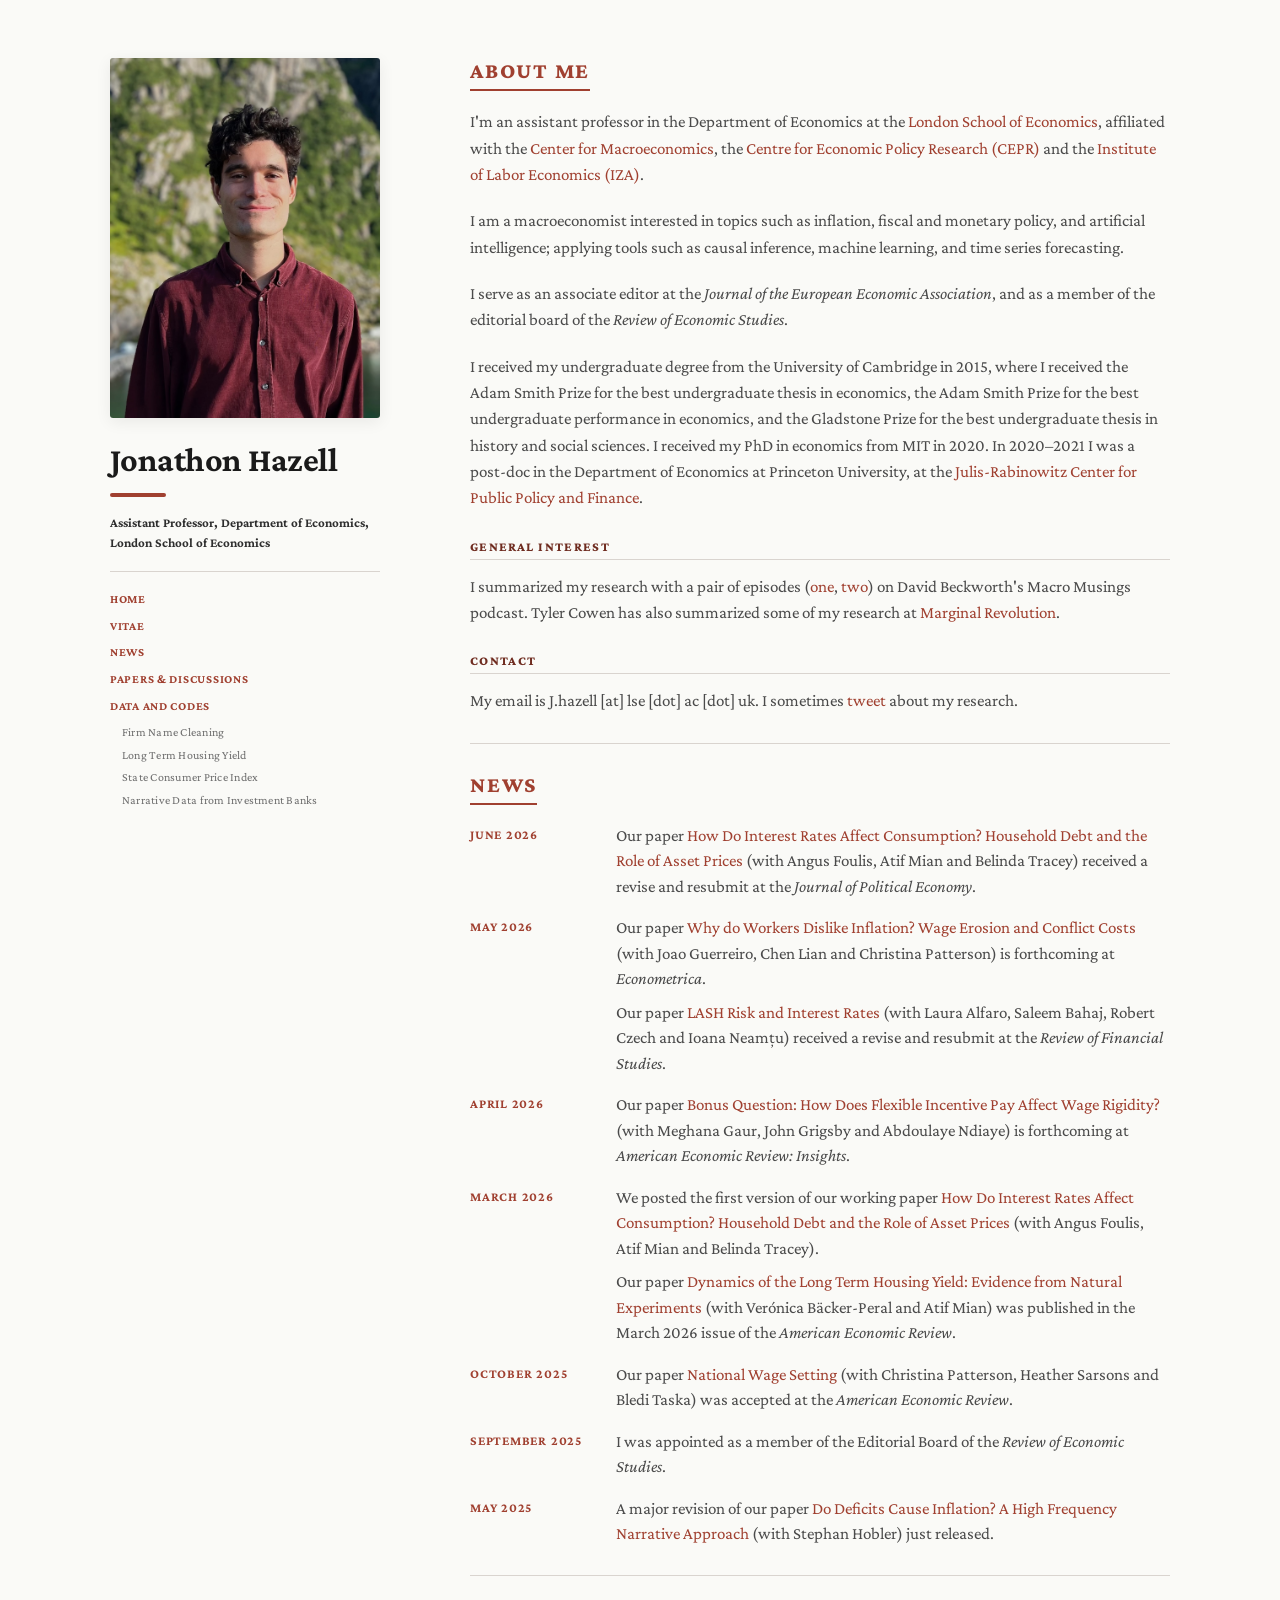
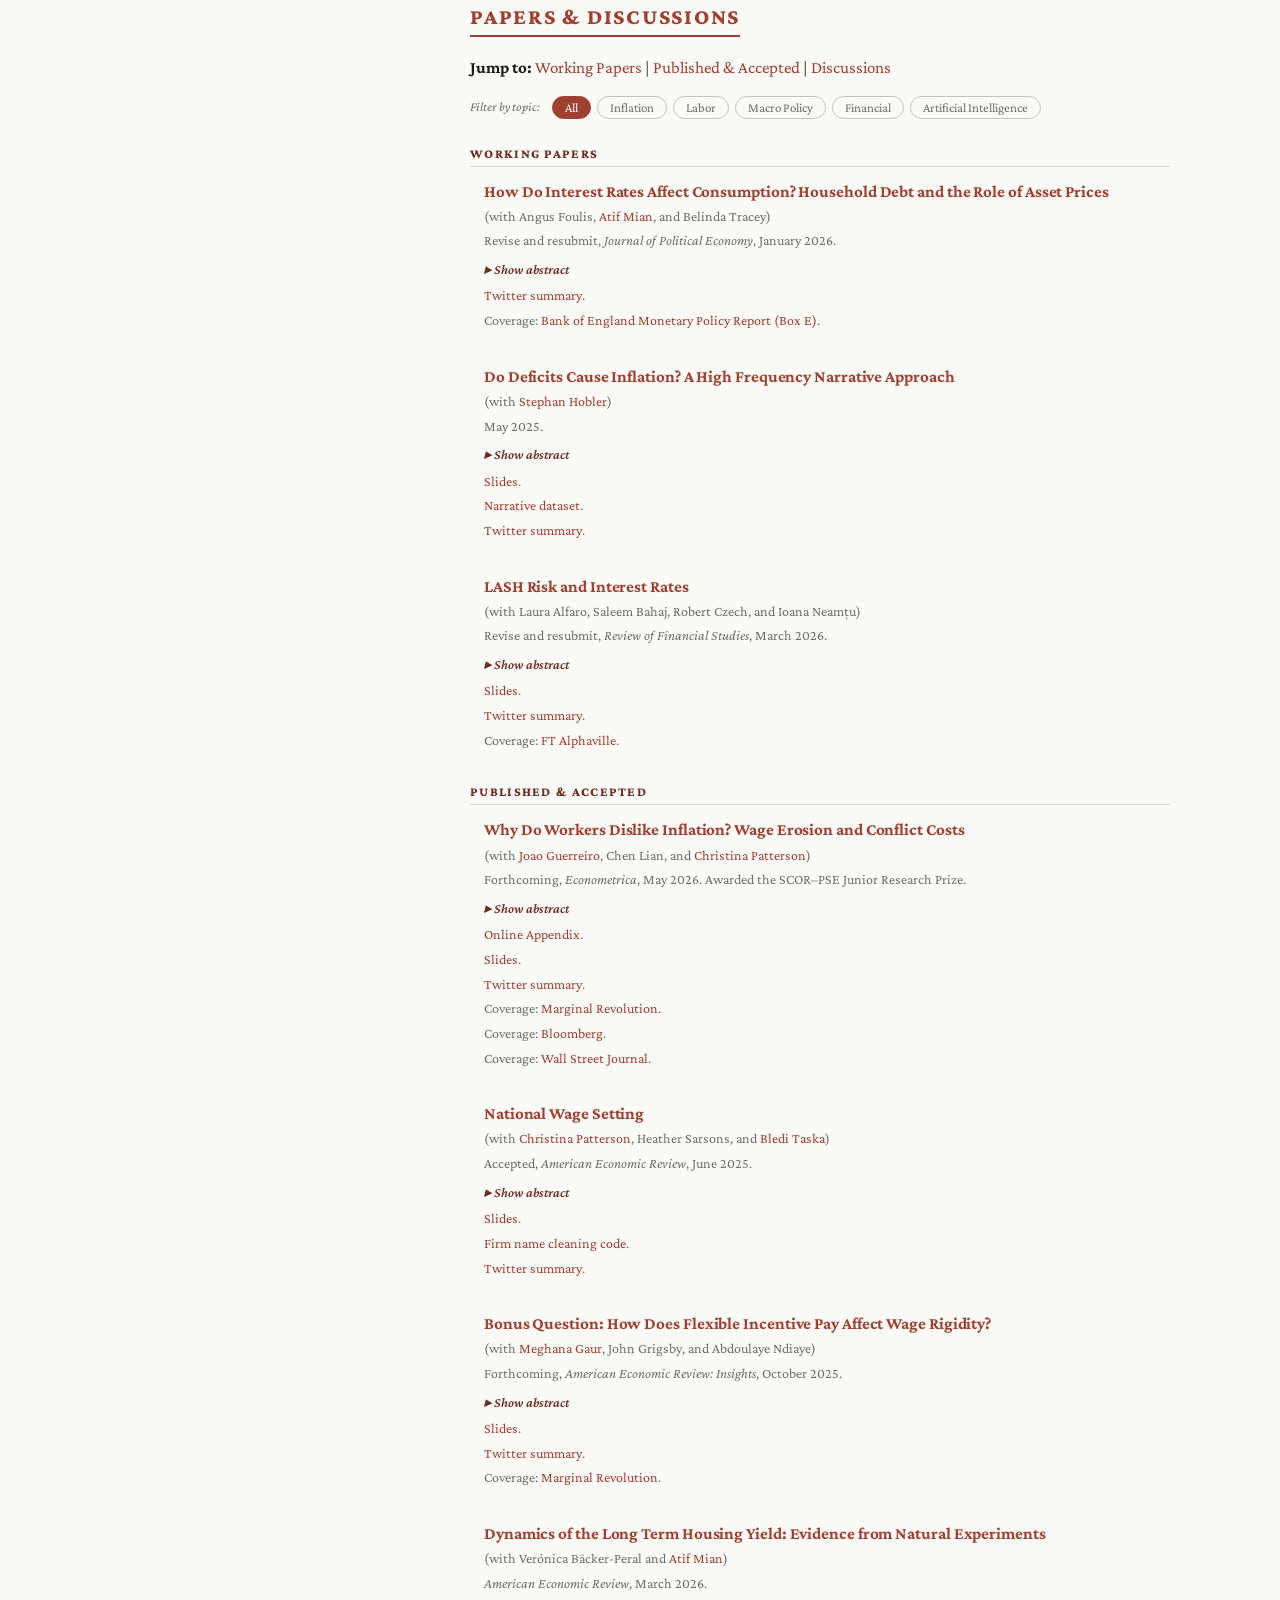
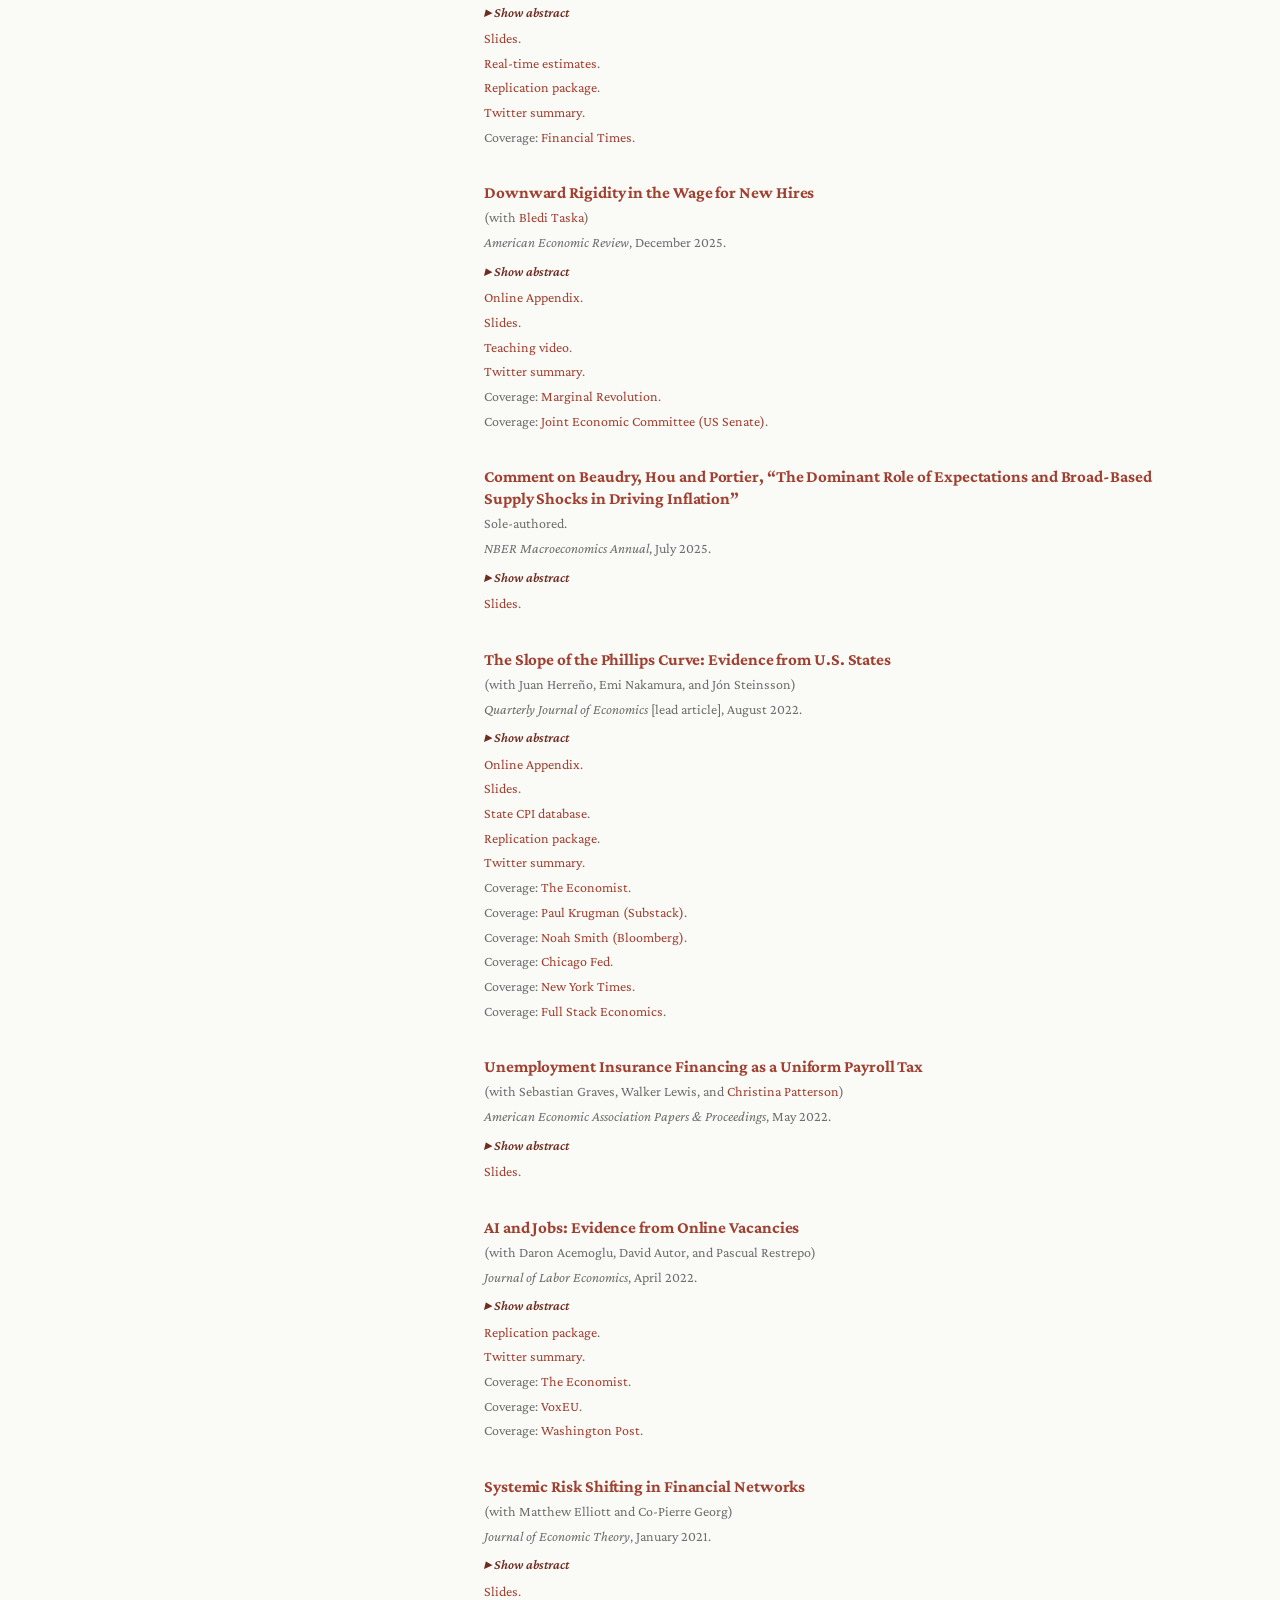
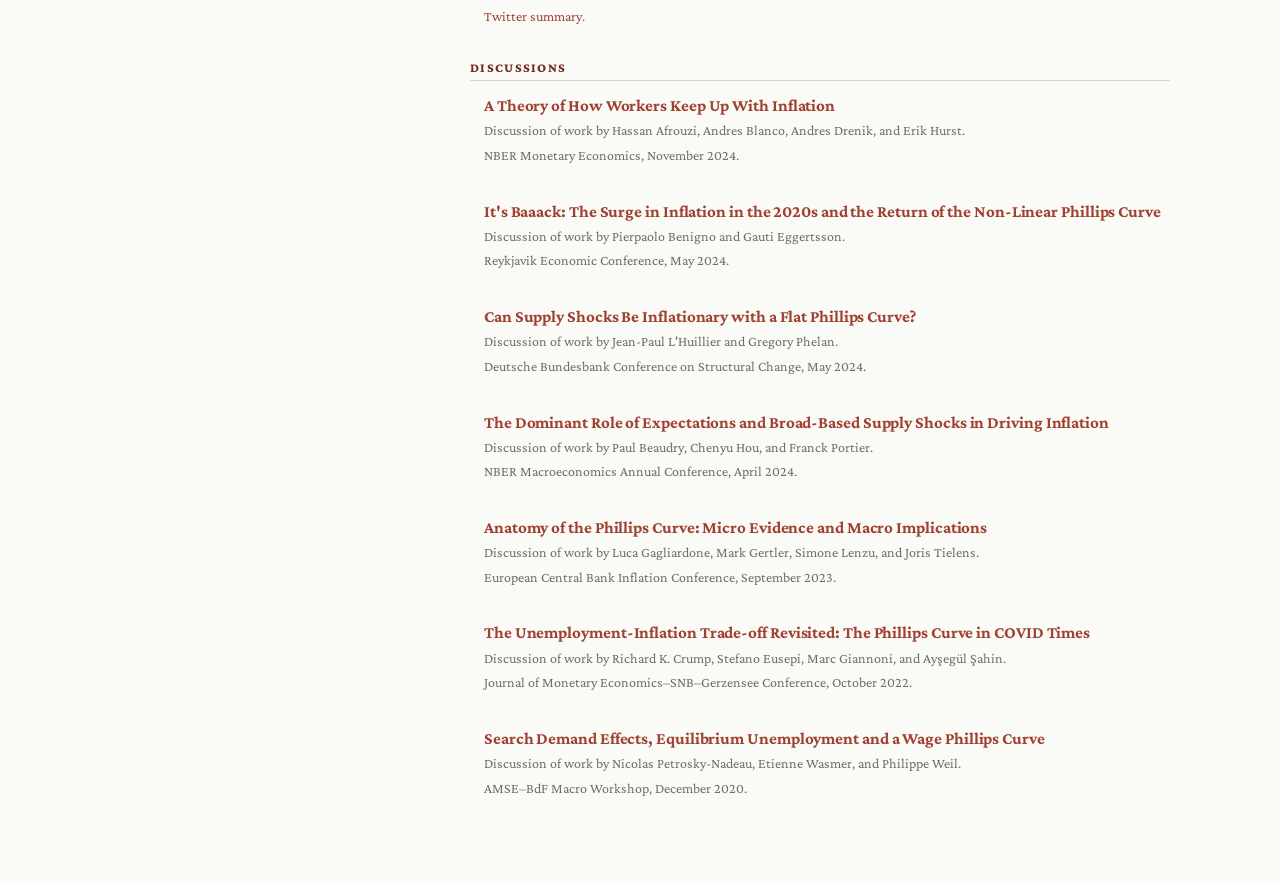
<file: Website/index.html>
<!doctype html>
<html lang="en">
<head>
<meta charset="UTF-8">
<meta http-equiv="X-UA-Compatible" content="IE=edge">
<meta name="viewport" content="width=device-width, initial-scale=1">
<title>Jonathon Hazell</title>
<link rel="preconnect" href="https://fonts.googleapis.com">
<link rel="preconnect" href="https://fonts.gstatic.com" crossorigin>
<link href="https://fonts.googleapis.com/css2?family=Crimson+Pro:ital,wght@0,300;0,400;0,500;0,600;0,700;0,800;1,400;1,600;1,700&display=swap" rel="stylesheet">
<link rel="stylesheet" href="./css/style.css">
<link rel="stylesheet" href="./css/custom.css">
<script>
function flipAbstract(n) {
  var body = document.getElementById('abstract-' + n);
  var cue = document.getElementById('cue-' + n);
  var open = body.getAttribute('data-open') === '1';
  if (open) {
    body.style.display = 'none';
    body.setAttribute('data-open', '0');
    if (cue) cue.textContent = '▸ Show abstract';
  } else {
    body.style.display = 'block';
    body.setAttribute('data-open', '1');
    if (cue) cue.textContent = '▾ Hide abstract';
  }
}

function filterPapers(tag) {
  document.querySelectorAll('.filter-chip').forEach(function(c) { c.classList.remove('active'); });
  var btn = document.querySelector('[data-filter="' + tag + '"]');
  if (btn) btn.classList.add('active');

  document.querySelectorAll('.research-work').forEach(function(w) {
    var raw = w.getAttribute('data-tags') || '';
    var tags = raw.split(',').map(function(t) { return t.trim(); });
    w.style.display = (tag === 'all' || tags.indexOf(tag) >= 0) ? '' : 'none';
  });

  ['working-papers', 'published', 'discussions'].forEach(function(id) {
    var h = document.getElementById(id);
    if (!h) return;
    var visible = 0;
    var sib = h.nextElementSibling;
    while (sib && !(sib.tagName === 'H3' && sib.classList.contains('subhead'))) {
      if (sib.classList && sib.classList.contains('research-work') && sib.style.display !== 'none') visible++;
      sib = sib.nextElementSibling;
    }
    h.style.display = visible > 0 ? '' : 'none';
  });
}
</script>
</head>
<body>
<div class="wrapper">

<header>
<img src="./images/JonathonHazell.jpg" alt="Photo of Jonathon Hazell" class="portrait">
<h1>Jonathon Hazell</h1>
<p>Assistant Professor, Department of Economics, London School of Economics</p>
<hr>
<p class="contactinfo"><a href="./index.html">Home</a></p>
<p class="contactinfo"><a href="./papers/JONATHON_HAZELL.pdf">Vitae</a></p>
<p class="contactinfo"><a href="#news">News</a></p>
<p class="contactinfo"><a href="#papers">Papers &amp; Discussions</a></p>
<p class="contactinfo nav-group">Data and Codes</p>
<div id="projects-list">
<p class="contactinfo nav-sub"><a href="./projects/firm-name-cleaning/index.html">Firm Name Cleaning</a></p>
<p class="contactinfo nav-sub"><a href="./projects/long-term-housing-yield/index.html">Long Term Housing Yield</a></p>
<p class="contactinfo nav-sub"><a href="./projects/state-cpi/index.html">State Consumer Price Index</a></p>
<p class="contactinfo nav-sub"><a href="./projects/narrative-data/index.html">Narrative Data from Investment Banks</a></p>
</div>
</header>

<section>

<h2>About Me</h2>

<p>I'm an assistant professor in the Department of Economics at the <a href="https://www.lse.ac.uk/economics" target="_blank" rel="noopener">London School of Economics</a>, affiliated with the <a href="http://www.centreformacroeconomics.ac.uk/Home.aspx" target="_blank" rel="noopener">Center for Macroeconomics</a>, the <a href="https://cepr.org/" target="_blank" rel="noopener">Centre for Economic Policy Research (CEPR)</a> and the <a href="https://www.iza.org/" target="_blank" rel="noopener">Institute of Labor Economics (IZA)</a>.</p>

<p>I am a macroeconomist interested in topics such as inflation, fiscal and monetary policy, and artificial intelligence; applying tools such as causal inference, machine learning, and time series forecasting.</p>

<p>I serve as an associate editor at the <em>Journal of the European Economic Association</em>, and as a member of the editorial board of the <em>Review of Economic Studies</em>.</p>

<p>I received my undergraduate degree from the University of Cambridge in 2015, where I received the Adam Smith Prize for the best undergraduate thesis in economics, the Adam Smith Prize for the best undergraduate performance in economics, and the Gladstone Prize for the best undergraduate thesis in history and social sciences. I received my PhD in economics from MIT in 2020. In 2020&ndash;2021 I was a post-doc in the Department of Economics at Princeton University, at the <a href="https://jrc.princeton.edu/" target="_blank" rel="noopener">Julis-Rabinowitz Center for Public Policy and Finance</a>.</p>

<h3 class="subhead">General Interest</h3>

<p>I summarized my research with a pair of episodes (<a href="https://open.spotify.com/episode/00dITlDTNaDxwzINzNn2xv?si=30561e8b15524b69&amp;nd=1&amp;dlsi=b44be89f3ea84fa7" target="_blank" rel="noopener">one</a>, <a href="https://open.spotify.com/episode/7fuvagViYiEV9RhCABF3KK?si=cfc24b0a06eb4c81" target="_blank" rel="noopener">two</a>) on David Beckworth's Macro Musings podcast. Tyler Cowen has also summarized some of my research at <a href="https://marginalrevolution.com/?s=jonathon+hazell" target="_blank" rel="noopener">Marginal Revolution</a>.</p>

<h3 class="subhead">Contact</h3>

<p>My email is J.hazell [at] lse [dot] ac [dot] uk. I sometimes <a href="https://twitter.com/JADHazell" target="_blank" rel="noopener">tweet</a> about my research.</p>

<hr>

<h2 id="news">News</h2>

<ul class="news-list">
<li>
<span class="news-date">June 2026</span>
<div class="news-group">
<span class="news-body">Our paper <a href="./papers/Household_Debt_Asset_Prices.pdf" target="_blank" rel="noopener">How Do Interest Rates Affect Consumption? Household Debt and the Role of Asset Prices</a> (with Angus Foulis, Atif Mian and Belinda Tracey) received a revise and resubmit at the <em>Journal of Political Economy</em>.</span>
</div>
</li>
<li>
<span class="news-date">May 2026</span>
<div class="news-group">
<span class="news-body">Our paper <a href="./papers/draft_conflicts.pdf" target="_blank" rel="noopener">Why do Workers Dislike Inflation? Wage Erosion and Conflict Costs</a> (with Joao Guerreiro, Chen Lian and Christina Patterson) is forthcoming at <em>Econometrica</em>.</span>
<span class="news-body">Our paper <a href="./papers/LASH_Risk.pdf" target="_blank" rel="noopener">LASH Risk and Interest Rates</a> (with Laura Alfaro, Saleem Bahaj, Robert Czech and Ioana Neam&#539;u) received a revise and resubmit at the <em>Review of Financial Studies</em>.</span>
</div>
</li>
<li>
<span class="news-date">April 2026</span>
<div class="news-group">
<span class="news-body">Our paper <a href="./papers/Bonus_Question.pdf" target="_blank" rel="noopener">Bonus Question: How Does Flexible Incentive Pay Affect Wage Rigidity?</a> (with Meghana Gaur, John Grigsby and Abdoulaye Ndiaye) is forthcoming at <em>American Economic Review: Insights</em>.</span>
</div>
</li>
<li>
<span class="news-date">March 2026</span>
<div class="news-group">
<span class="news-body">We posted the first version of our working paper <a href="./papers/Household_Debt_Asset_Prices.pdf" target="_blank" rel="noopener">How Do Interest Rates Affect Consumption? Household Debt and the Role of Asset Prices</a> (with Angus Foulis, Atif Mian and Belinda Tracey).</span>
<span class="news-body">Our paper <a href="./papers/UK_Duration.pdf" target="_blank" rel="noopener">Dynamics of the Long Term Housing Yield: Evidence from Natural Experiments</a> (with Ver&oacute;nica B&auml;cker-Peral and Atif Mian) was published in the March 2026 issue of the <em>American Economic Review</em>.</span>
</div>
</li>
<li>
<span class="news-date">October 2025</span>
<div class="news-group">
<span class="news-body">Our paper <a href="./papers/National_Wage_Setting.pdf" target="_blank" rel="noopener">National Wage Setting</a> (with Christina Patterson, Heather Sarsons and Bledi Taska) was accepted at the <em>American Economic Review</em>.</span>
</div>
</li>
<li>
<span class="news-date">September 2025</span>
<div class="news-group">
<span class="news-body">I was appointed as a member of the Editorial Board of the <em>Review of Economic Studies</em>.</span>
</div>
</li>
<li>
<span class="news-date">May 2025</span>
<div class="news-group">
<span class="news-body">A major revision of our paper <a href="./papers/Fiscal_Inflation_Draft.pdf" target="_blank" rel="noopener">Do Deficits Cause Inflation? A High Frequency Narrative Approach</a> (with Stephan Hobler) just released.</span>
</div>
</li>
</ul>

<hr>

<h2 id="papers">Papers &amp; Discussions</h2>

<p style="margin: 0 0 14px;"><strong>Jump to:</strong>
<a href="#working-papers">Working Papers</a> |
<a href="#published">Published &amp; Accepted</a> |
<a href="#discussions">Discussions</a></p>

<div class="paper-filter">
<span class="filter-label">Filter by topic:</span>
<button class="filter-chip active" data-filter="all" onclick="filterPapers('all')">All</button>
<button class="filter-chip" data-filter="inflation" onclick="filterPapers('inflation')">Inflation</button>
<button class="filter-chip" data-filter="labor" onclick="filterPapers('labor')">Labor</button>
<button class="filter-chip" data-filter="macro" onclick="filterPapers('macro')">Macro Policy</button>
<button class="filter-chip" data-filter="financial" onclick="filterPapers('financial')">Financial</button>
<button class="filter-chip" data-filter="ai" onclick="filterPapers('ai')">Artificial Intelligence</button>
</div>

<h3 id="working-papers" class="subhead">Working Papers</h3>

<div class="research-work" data-tags="macro,financial">
<h3><a href="./papers/Household_Debt_Asset_Prices.pdf" target="_blank" rel="noopener">How Do Interest Rates Affect Consumption? Household Debt and the Role of Asset Prices</a></h3>
<p class="work-muted">(with Angus Foulis, <a href="https://atif.scholar.princeton.edu/" target="_blank" rel="noopener">Atif Mian</a>, and Belinda Tracey)</p>
<p class="work-muted">Revise and resubmit, <em>Journal of Political Economy</em>, January 2026.</p>
<p class="work-abstract"><a class="abstract-link" href="javascript:flipAbstract(1)"><span id="cue-1">&#9656; Show abstract</span></a><span class="abstract-body" id="abstract-1" data-open="0" style="display:none">This paper estimates how rate cuts increase consumption, via debt and asset prices. Using administrative UK data on mortgages and consumption, we exploit the expiry of fixed-rate mortgages to construct six million household-level natural experiments. A 1 pp reduction in mortgage rates raises consumption by 3% in the following 6 months. Using plausibly exogenous variation in how house prices respond to rate cuts, we show that consumption increases mostly because households borrow against higher house prices; lower debt service after rate cuts matters less. These results suggest that in large part, monetary policy affects consumption through asset prices and borrowing.</span></p>
<p class="work-muted"><a href="https://x.com/JADHazell/status/2031019354377101442" target="_blank" rel="noopener">Twitter summary</a>.</p>
<p class="work-muted">Coverage: <a href="https://www.bankofengland.co.uk/monetary-policy-report/2026/april-2026" target="_blank" rel="noopener">Bank of England Monetary Policy Report (Box E)</a>.</p>
</div>

<div class="research-work" data-tags="macro,inflation">
<h3><a href="./papers/Fiscal_Inflation_Draft.pdf" target="_blank" rel="noopener">Do Deficits Cause Inflation? A High Frequency Narrative Approach</a></h3>
<p class="work-muted">(with <a href="https://www.lse.ac.uk/economics/people/research-students/stephan-hobler" target="_blank" rel="noopener">Stephan Hobler</a>)</p>
<p class="work-muted">May 2025.</p>
<p class="work-abstract"><a class="abstract-link" href="javascript:flipAbstract(2)"><span id="cue-2">&#9656; Show abstract</span></a><span class="abstract-body" id="abstract-2" data-open="0" style="display:none">We measure the effect of deficits on inflation using a &ldquo;high frequency narrative approach&rdquo;. We identify an event that released news about the 2021 deficits&mdash;the Georgia Senate election runoff&mdash;and size the shock using new narrative data from investment banks. We then study the high frequency response of inflation forecasts from asset prices. We estimate that the price level was expected to increase by 22&ndash;38 basis points over 2021&ndash;22, meaning the 2021 deficits caused a significant share of the 2021&ndash;22 inflation. Standard models&mdash;such as the Fiscal Theory of the Price Level and the heterogeneous agent New Keynesian model&mdash;match the inflation response.</span></p>
<p class="work-muted"><a href="./papers/slides_Fiscal.pdf" target="_blank" rel="noopener">Slides</a>.</p>
<p class="work-muted"><a href="./projects/narrative-data/index.html" target="_blank" rel="noopener">Narrative dataset</a>.</p>
<p class="work-muted"><a href="https://twitter.com/JADHazell/status/1833182324055306684" target="_blank" rel="noopener">Twitter summary</a>.</p>
</div>

<div class="research-work" data-tags="financial,macro">
<h3><a href="./papers/LASH_Risk.pdf" target="_blank" rel="noopener">LASH Risk and Interest Rates</a></h3>
<p class="work-muted">(with Laura Alfaro, Saleem Bahaj, Robert Czech, and Ioana Neam&#539;u)</p>
<p class="work-muted">Revise and resubmit, <em>Review of Financial Studies</em>, March 2026.</p>
<p class="work-abstract"><a class="abstract-link" href="javascript:flipAbstract(3)"><span id="cue-3">&#9656; Show abstract</span></a><span class="abstract-body" id="abstract-3" data-open="0" style="display:none">We study a form of liquidity risk we call Liquidity After Solvency Hedging (&ldquo;LASH&rdquo;) risk. Institutions take LASH risk when hedging solvency risk with strategies that require liquidity as solvency improves. Using UK regulatory data covering the near-universe of interest rate hedges, we measure interest rate-driven LASH risk in the non-bank sector. Institutions with longer-duration liabilities take greater LASH risk when rates fall. At its peak, a 100bps rise in yields implied liquidity needs close to the aggregate cash holdings of UK pension funds and insurers. During the 2022 LDI crisis, pre-crisis LASH risk predicts bond sales and yield spikes.</span></p>
<p class="work-muted"><a href="./papers/slides_LASH.pdf" target="_blank" rel="noopener">Slides</a>.</p>
<p class="work-muted"><a href="https://x.com/JADHazell/status/1868624301110550810" target="_blank" rel="noopener">Twitter summary</a>.</p>
<p class="work-muted">Coverage: <a href="https://www.ft.com/content/9e8b0c6e-cd30-4e31-b97d-0db0bbe6220b" target="_blank" rel="noopener">FT Alphaville</a>.</p>
</div>

<h3 id="published" class="subhead">Published &amp; Accepted</h3>

<div class="research-work" data-tags="inflation,labor">
<h3><a href="./papers/draft_conflicts.pdf" target="_blank" rel="noopener">Why Do Workers Dislike Inflation? Wage Erosion and Conflict Costs</a></h3>
<p class="work-muted">(with <a href="https://jguerreiro.com/" target="_blank" rel="noopener">Joao Guerreiro</a>, Chen Lian, and <a href="https://www.christinahydepatterson.com/" target="_blank" rel="noopener">Christina Patterson</a>)</p>
<p class="work-muted">Forthcoming, <em>Econometrica</em>, May 2026. Awarded the SCOR&ndash;PSE Junior Research Prize.</p>
<p class="work-abstract"><a class="abstract-link" href="javascript:flipAbstract(4)"><span id="cue-4">&#9656; Show abstract</span></a><span class="abstract-body" id="abstract-4" data-open="0" style="display:none">How costly is inflation to workers? Answers to this question have focused on the path of real wages during inflationary periods. We argue that workers must take costly actions (&ldquo;conflict&rdquo;) to have nominal wages catch up with inflation, meaning there are welfare costs even if real wages do not fall as inflation rises. We study a menu-cost style model, where workers choose whether to engage in conflict with employers to secure a wage increase. We show that, following a rise in inflation, wage catch-up resulting from more frequent conflict does not raise welfare. Instead, the impact of inflation on worker welfare is determined by what we call &ldquo;wage erosion&rdquo;&mdash;how inflation would lower real wages if workers&rsquo; conflict decisions did not respond to inflation. As a result, using observed wage growth to measure worker welfare understates the costs of inflation. We conduct a survey showing that workers are willing to sacrifice around 1.75% of their wages to avoid conflict. Calibrating the model to survey data, we find that incorporating conflict significantly raises the costs of inflation for workers.</span></p>
<p class="work-muted"><a href="./papers/conflicts_appendix.pdf" target="_blank" rel="noopener">Online Appendix</a>.</p>
<p class="work-muted"><a href="./papers/slides_conflict_main.pdf" target="_blank" rel="noopener">Slides</a>.</p>
<p class="work-muted"><a href="https://twitter.com/JADHazell/status/1836485273510908272" target="_blank" rel="noopener">Twitter summary</a>.</p>
<p class="work-muted">Coverage: <a href="https://marginalrevolution.com/marginalrevolution/2024/09/why-do-workers-dislike-inflation.html" target="_blank" rel="noopener">Marginal Revolution</a>.</p>
<p class="work-muted">Coverage: <a href="https://www.bloomberg.com/opinion/articles/2024-10-11/frustrated-with-your-boss-blame-inflation" target="_blank" rel="noopener">Bloomberg</a>.</p>
<p class="work-muted">Coverage: <a href="https://www.wsj.com/economy/inflation-is-down-to-3-why-that-isnt-good-enough-884c1136" target="_blank" rel="noopener">Wall Street Journal</a>.</p>
</div>

<div class="research-work" data-tags="labor">
<h3><a href="./papers/National_Wage_Setting.pdf" target="_blank" rel="noopener">National Wage Setting</a></h3>
<p class="work-muted">(with <a href="https://www.christinahydepatterson.com/" target="_blank" rel="noopener">Christina Patterson</a>, Heather Sarsons, and <a href="https://www.linkedin.com/in/bleditaska" target="_blank" rel="noopener">Bledi Taska</a>)</p>
<p class="work-muted">Accepted, <em>American Economic Review</em>, June 2025.</p>
<p class="work-abstract"><a class="abstract-link" href="javascript:flipAbstract(5)"><span id="cue-5">&#9656; Show abstract</span></a><span class="abstract-body" id="abstract-5" data-open="0" style="display:none">How do firms set wages across space? We document four facts using matched employer-employee data. First, firms rather than locations explain most of the variation in wages within a job, with an excess mass of firms paying near-identical wages across space. Second, nominal wages within the firm vary relatively little with local prices, compared to how wages vary between firms. Third, wage growth is more correlated with firm-level rather than regional factors. Fourth, local wage shocks cause wage growth in the rest of the firm, but only for jobs that initially pay similar wages across space. We argue these patterns indicate national wage setting, in which firms compress nominal wages across space relative to what benchmark models predict.</span></p>
<p class="work-muted"><a href="./papers/slides_national_wages.pdf" target="_blank" rel="noopener">Slides</a>.</p>
<p class="work-muted"><a href="./projects/firm-name-cleaning/index.html" target="_blank" rel="noopener">Firm name cleaning code</a>.</p>
<p class="work-muted"><a href="https://twitter.com/otis_reid/status/1476277485675462661" target="_blank" rel="noopener">Twitter summary</a>.</p>
</div>

<div class="research-work" data-tags="labor">
<h3><a href="./papers/Bonus_Question.pdf" target="_blank" rel="noopener">Bonus Question: How Does Flexible Incentive Pay Affect Wage Rigidity?</a></h3>
<p class="work-muted">(with <a href="https://www.linkedin.com/in/meghanagaur" target="_blank" rel="noopener">Meghana Gaur</a>, John Grigsby, and Abdoulaye Ndiaye)</p>
<p class="work-muted">Forthcoming, <em>American Economic Review: Insights</em>, October 2025.</p>
<p class="work-abstract"><a class="abstract-link" href="javascript:flipAbstract(6)"><span id="cue-6">&#9656; Show abstract</span></a><span class="abstract-body" id="abstract-6" data-open="0" style="display:none">We introduce dynamic incentive contracts into a model of unemployment fluctuations. Our main result is that wage cyclicality from incentives does not affect the response of unemployment to productivity shocks. The response of unemployment is the same, to a first-order, in two economies: one with flexible incentive pay, and another with exogenously fixed wages. This equivalence is due to movements in effort. Under the optimal incentive contract, firms&rsquo; profits do not change when wages fall, because the effort of the worker falls too.</span></p>
<p class="work-muted"><a href="./papers/slides_bonus_question.pdf" target="_blank" rel="noopener">Slides</a>.</p>
<p class="work-muted"><a href="https://twitter.com/and_joy_/status/1706630172072456560" target="_blank" rel="noopener">Twitter summary</a>.</p>
<p class="work-muted">Coverage: <a href="https://marginalrevolution.com/marginalrevolution/2024/05/how-does-flexible-incentive-pay-affect-wage-rigidity.html" target="_blank" rel="noopener">Marginal Revolution</a>.</p>
</div>

<div class="research-work" data-tags="financial,macro">
<h3><a href="./papers/UK_Duration.pdf" target="_blank" rel="noopener">Dynamics of the Long Term Housing Yield: Evidence from Natural Experiments</a></h3>
<p class="work-muted">(with Ver&oacute;nica B&auml;cker-Peral and <a href="https://atif.scholar.princeton.edu/" target="_blank" rel="noopener">Atif Mian</a>)</p>
<p class="work-muted"><em>American Economic Review</em>, March 2026.</p>
<p class="work-abstract"><a class="abstract-link" href="javascript:flipAbstract(7)"><span id="cue-7">&#9656; Show abstract</span></a><span class="abstract-body" id="abstract-7" data-open="0" style="display:none">Each month, a fraction of UK property leases are extended by 90 years or more. We construct a new dataset using thousands of these natural experiments since 2000 and estimate the expected long-term housing yield, <em>y</em>*. After remaining steady at around 5 percent, <em>y</em>* starts to decline when the Great Recession hits and reaches a low of 2.7 percent in 2024. The decline is steeper in inelastic markets, while <em>y</em>* remains higher in regions more exposed to long-run climate risk. Our estimate of <em>y</em>* is updated in real time using public data.</span></p>
<p class="work-muted"><a href="./papers/slides_UK_Duration.pdf" target="_blank" rel="noopener">Slides</a>.</p>
<p class="work-muted"><a href="https://sites.google.com/view/ystar-dynamics" target="_blank" rel="noopener">Real-time estimates</a>.</p>
<p class="work-muted"><a href="https://sites.google.com/view/ystar-dynamics/replication-code-data" target="_blank" rel="noopener">Replication package</a>.</p>
<p class="work-muted"><a href="https://twitter.com/AtifRMian/status/1783153118756442215" target="_blank" rel="noopener">Twitter summary</a>.</p>
<p class="work-muted">Coverage: <a href="https://www.ft.com/content/bf2f252a-8afe-4dc5-b5b3-7b7e3fb5500f" target="_blank" rel="noopener">Financial Times</a>.</p>
</div>

<div class="research-work" data-tags="labor">
<h3><a href="./papers/Downward_Rigidity.pdf" target="_blank" rel="noopener">Downward Rigidity in the Wage for New Hires</a></h3>
<p class="work-muted">(with <a href="https://www.linkedin.com/in/bleditaska" target="_blank" rel="noopener">Bledi Taska</a>)</p>
<p class="work-muted"><em>American Economic Review</em>, December 2025.</p>
<p class="work-abstract"><a class="abstract-link" href="javascript:flipAbstract(8)"><span id="cue-8">&#9656; Show abstract</span></a><span class="abstract-body" id="abstract-8" data-open="0" style="display:none">Wage rigidity is an important explanation for unemployment fluctuations. In benchmark models wages for new hires are key, but there is limited evidence on this margin. We use wages posted on vacancies, with job and establishment information, to measure the wage for new hires. We show that our measure of the wage for new hires is rigid downward and flexible upward, in two steps. First, wages change infrequently at the job level, and fall especially rarely. Second, wages do not respond to rises in unemployment, but respond strongly to falls in unemployment. Job information is crucial for detecting downward rigidity.</span></p>
<p class="work-muted"><a href="./papers/Downward_Rigidity_Appendix.pdf" target="_blank" rel="noopener">Online Appendix</a>.</p>
<p class="work-muted"><a href="./papers/slides_downward_rigidity.pdf" target="_blank" rel="noopener">Slides</a>.</p>
<p class="work-muted"><a href="https://www.youtube.com/watch?v=ysxnO5qnCTk" target="_blank" rel="noopener">Teaching video</a>.</p>
<p class="work-muted"><a href="https://twitter.com/JADHazell/status/1830609897425392107" target="_blank" rel="noopener">Twitter summary</a>.</p>
<p class="work-muted">Coverage: <a href="https://marginalrevolution.com/marginalrevolution/2019/10/my-favorite-job-market-paper-so-far-this-year.html" target="_blank" rel="noopener">Marginal Revolution</a>.</p>
<p class="work-muted">Coverage: <a href="https://www.jec.senate.gov/public/index.cfm/republicans/analysis?id=051267FC-0147-4E31-BE80-946E0543AF82" target="_blank" rel="noopener">Joint Economic Committee (US Senate)</a>.</p>
</div>

<div class="research-work" data-tags="inflation">
<h3><a href="./papers/BHP_Discussion.pdf" target="_blank" rel="noopener">Comment on Beaudry, Hou and Portier, &ldquo;The Dominant Role of Expectations and Broad-Based Supply Shocks in Driving Inflation&rdquo;</a></h3>
<p class="work-muted">Sole-authored.</p>
<p class="work-muted"><em>NBER Macroeconomics Annual</em>, July 2025.</p>
<p class="work-abstract"><a class="abstract-link" href="javascript:flipAbstract(9)"><span id="cue-9">&#9656; Show abstract</span></a><span class="abstract-body" id="abstract-9" data-open="0" style="display:none">A published comment on Beaudry, Hou and Portier&rsquo;s analysis of the post-2020 inflation surge, focusing on the role of expectations and supply shocks.</span></p>
<p class="work-muted"><a href="./papers/Discussion_NBER_Macro.pdf" target="_blank" rel="noopener">Slides</a>.</p>
</div>

<div class="research-work" data-tags="inflation,labor">
<h3><a href="./papers/Phillips_Curve.pdf" target="_blank" rel="noopener">The Slope of the Phillips Curve: Evidence from U.S. States</a></h3>
<p class="work-muted">(with Juan Herre&ntilde;o, Emi Nakamura, and J&oacute;n Steinsson)</p>
<p class="work-muted"><em>Quarterly Journal of Economics</em> [lead article], August 2022.</p>
<p class="work-abstract"><a class="abstract-link" href="javascript:flipAbstract(10)"><span id="cue-10">&#9656; Show abstract</span></a><span class="abstract-body" id="abstract-10" data-open="0" style="display:none">We estimate the slope of the Phillips curve in the cross section of U.S. states using newly constructed state-level price indices for nontradeable goods back to 1978. Our estimates indicate that the slope of the Phillips curve is small and was small even during the early 1980s. We estimate only a modest decline in the slope of the Phillips curve since the 1980s. We use a multiregion model to infer the slope of the aggregate Phillips curve from our regional estimates. Applying our estimates to recent unemployment dynamics yields essentially no missing disinflation or missing reinflation over the past few business cycles. Our results imply that the sharp drop in core inflation in the early 1980s was mostly due to shifting expectations about long-run monetary policy as opposed to a steep Phillips curve, and the greater stability of inflation between 1990 and 2020 is mostly due to long-run inflation expectations becoming more firmly anchored.</span></p>
<p class="work-muted"><a href="https://eml.berkeley.edu/~enakamura/papers/StateLevelCPIs_Appendix.pdf" target="_blank" rel="noopener">Online Appendix</a>.</p>
<p class="work-muted"><a href="./papers/slides_Phillips_Curve.pdf" target="_blank" rel="noopener">Slides</a>.</p>
<p class="work-muted"><a href="./projects/state-cpi/index.html" target="_blank" rel="noopener">State CPI database</a>.</p>
<p class="work-muted"><a href="https://www.dropbox.com/sh/5jfw1lltniz3k55/AACjJbs92kyqRiySJXavDvCAa?dl=0" target="_blank" rel="noopener">Replication package</a>.</p>
<p class="work-muted"><a href="https://twitter.com/JonSteinsson/status/1318551141291069440" target="_blank" rel="noopener">Twitter summary</a>.</p>
<p class="work-muted">Coverage: <a href="https://www.economist.com/briefing/2020/12/12/a-surge-in-inflation-looks-unlikely" target="_blank" rel="noopener">The Economist</a>.</p>
<p class="work-muted">Coverage: <a href="https://paulkrugman.substack.com/p/stagflation-revisited" target="_blank" rel="noopener">Paul Krugman (Substack)</a>.</p>
<p class="work-muted">Coverage: <a href="https://www.bloomberg.com/opinion/articles/2021-02-18/larry-summers-s-inflation-fuss-is-the-cure-we-need" target="_blank" rel="noopener">Noah Smith (Bloomberg)</a>.</p>
<p class="work-muted">Coverage: <a href="https://www.chicagofed.org/publications/speeches/2021/may-25-bank-of-japan-conference" target="_blank" rel="noopener">Chicago Fed</a>.</p>
<p class="work-muted">Coverage: <a href="https://www.nytimes.com/2022/05/24/technology/inflation-measure-cpi-accuracy.html" target="_blank" rel="noopener">New York Times</a>.</p>
<p class="work-muted">Coverage: <a href="https://fullstackeconomics.com/why-the-government-took-home-prices-out-of-the-consumer-price-index/" target="_blank" rel="noopener">Full Stack Economics</a>.</p>
</div>

<div class="research-work" data-tags="macro,labor">
<h3><a href="./papers/AEA_PP_Draft.pdf" target="_blank" rel="noopener">Unemployment Insurance Financing as a Uniform Payroll Tax</a></h3>
<p class="work-muted">(with Sebastian Graves, Walker Lewis, and <a href="https://www.christinahydepatterson.com/" target="_blank" rel="noopener">Christina Patterson</a>)</p>
<p class="work-muted"><em>American Economic Association Papers &amp; Proceedings</em>, May 2022.</p>
<p class="work-abstract"><a class="abstract-link" href="javascript:flipAbstract(11)"><span id="cue-11">&#9656; Show abstract</span></a><span class="abstract-body" id="abstract-11" data-open="0" style="display:none">Documents that a substantial portion of US unemployment-insurance taxes operates as a uniform payroll tax rather than an experience-rated firing tax.</span></p>
<p class="work-muted"><a href="./papers/slides_experience_rating.pdf" target="_blank" rel="noopener">Slides</a>.</p>
</div>

<div class="research-work" data-tags="ai,labor">
<h3><a href="./papers/AI_And_Jobs.pdf" target="_blank" rel="noopener">AI and Jobs: Evidence from Online Vacancies</a></h3>
<p class="work-muted">(with Daron Acemoglu, David Autor, and Pascual Restrepo)</p>
<p class="work-muted"><em>Journal of Labor Economics</em>, April 2022.</p>
<p class="work-abstract"><a class="abstract-link" href="javascript:flipAbstract(12)"><span id="cue-12">&#9656; Show abstract</span></a><span class="abstract-body" id="abstract-12" data-open="0" style="display:none">We study the impact of artificial intelligence (AI) on labor markets using establishment-level data on the near universe of online vacancies in the United States from 2010 onward. There is rapid growth in AI-related vacancies over 2010&ndash;18 that is driven by establishments whose workers engage in tasks compatible with AI&rsquo;s current capabilities. As these AI-exposed establishments adopt AI, they simultaneously reduce hiring in non-AI positions and change the skill requirements of remaining postings. While visible at the establishment level, the aggregate impacts of AI-labor substitution on employment and wage growth in more exposed occupations and industries is currently too small to be detectable.</span></p>
<p class="work-muted"><a href="https://www.dropbox.com/sh/7qgxkgw6filpcps/AACIJCbUJwWtvz66jpXkWsUpa?dl=0" target="_blank" rel="noopener">Replication package</a>.</p>
<p class="work-muted"><a href="https://twitter.com/davidautor/status/1348736556492840967" target="_blank" rel="noopener">Twitter summary</a>.</p>
<p class="work-muted">Coverage: <a href="https://www.economist.com/finance-and-economics/2021/01/16/new-research-shows-the-robots-are-coming-for-jobs-but-stealthily" target="_blank" rel="noopener">The Economist</a>.</p>
<p class="work-muted">Coverage: <a href="https://voxeu.org/article/ai-and-jobs-evidence-us-vacancies" target="_blank" rel="noopener">VoxEU</a>.</p>
<p class="work-muted">Coverage: <a href="https://www.washingtonpost.com/opinions/2021/07/21/ai-we-should-fear-is-already-here/" target="_blank" rel="noopener">Washington Post</a>.</p>
</div>

<div class="research-work" data-tags="financial">
<h3><a href="./papers/Systemic_Risk_Shifting.pdf" target="_blank" rel="noopener">Systemic Risk Shifting in Financial Networks</a></h3>
<p class="work-muted">(with Matthew Elliott and Co-Pierre Georg)</p>
<p class="work-muted"><em>Journal of Economic Theory</em>, January 2021.</p>
<p class="work-abstract"><a class="abstract-link" href="javascript:flipAbstract(13)"><span id="cue-13">&#9656; Show abstract</span></a><span class="abstract-body" id="abstract-13" data-open="0" style="display:none">Banks face different but potentially correlated risks from outside the financial system. Financial connections can share these risks, but they also create the means by which shocks can be propagated. We examine this tradeoff in the context of a new stylized fact we present: German banks are more likely to have financial connections when they face more similar risks. We develop a model that can rationalize such behavior. We argue that such patterns are socially suboptimal and raise systemic risk, but can be explained by risk shifting. Risk shifting motivates banks to correlate their failures with their counterparties, even though it creates systemic risk.</span></p>
<p class="work-muted"><a href="./papers/slides_financial_networks.pdf" target="_blank" rel="noopener">Slides</a>.</p>
<p class="work-muted"><a href="https://twitter.com/JADHazell/status/1301564634235887622" target="_blank" rel="noopener">Twitter summary</a>.</p>
</div>

<h3 id="discussions" class="subhead">Discussions</h3>

<div class="research-work" data-tags="inflation,labor">
<h3><a href="./papers/ABDH_Discussion.pdf" target="_blank" rel="noopener">A Theory of How Workers Keep Up With Inflation</a></h3>
<p class="work-muted">Discussion of work by Hassan Afrouzi, Andres Blanco, Andres Drenik, and Erik Hurst.</p>
<p class="work-muted">NBER Monetary Economics, November 2024.</p>
</div>

<div class="research-work" data-tags="inflation">
<h3><a href="./papers/BE_Discussion.pdf" target="_blank" rel="noopener">It's Baaack: The Surge in Inflation in the 2020s and the Return of the Non-Linear Phillips Curve</a></h3>
<p class="work-muted">Discussion of work by Pierpaolo Benigno and Gauti Eggertsson.</p>
<p class="work-muted">Reykjavik Economic Conference, May 2024.</p>
</div>

<div class="research-work" data-tags="inflation">
<h3><a href="./papers/Discussion_LHP.pdf" target="_blank" rel="noopener">Can Supply Shocks Be Inflationary with a Flat Phillips Curve?</a></h3>
<p class="work-muted">Discussion of work by Jean-Paul L'Huillier and Gregory Phelan.</p>
<p class="work-muted">Deutsche Bundesbank Conference on Structural Change, May 2024.</p>
</div>

<div class="research-work" data-tags="inflation">
<h3><a href="./papers/Discussion_NBER_Macro.pdf" target="_blank" rel="noopener">The Dominant Role of Expectations and Broad-Based Supply Shocks in Driving Inflation</a></h3>
<p class="work-muted">Discussion of work by Paul Beaudry, Chenyu Hou, and Franck Portier.</p>
<p class="work-muted">NBER Macroeconomics Annual Conference, April 2024.</p>
</div>

<div class="research-work" data-tags="inflation">
<h3><a href="./papers/GGLT_Discussion.pdf" target="_blank" rel="noopener">Anatomy of the Phillips Curve: Micro Evidence and Macro Implications</a></h3>
<p class="work-muted">Discussion of work by Luca Gagliardone, Mark Gertler, Simone Lenzu, and Joris Tielens.</p>
<p class="work-muted">European Central Bank Inflation Conference, September 2023.</p>
</div>

<div class="research-work" data-tags="inflation">
<h3><a href="./papers/CEGS_Discussion.pdf" target="_blank" rel="noopener">The Unemployment-Inflation Trade-off Revisited: The Phillips Curve in COVID Times</a></h3>
<p class="work-muted">Discussion of work by Richard K. Crump, Stefano Eusepi, Marc Giannoni, and Ay&#351;eg&uuml;l &#350;ahin.</p>
<p class="work-muted">Journal of Monetary Economics&ndash;SNB&ndash;Gerzensee Conference, October 2022.</p>
</div>

<div class="research-work" data-tags="labor">
<h3><a href="./papers/Discussion_Petrosky-Nadeau.pdf" target="_blank" rel="noopener">Search Demand Effects, Equilibrium Unemployment and a Wage Phillips Curve</a></h3>
<p class="work-muted">Discussion of work by Nicolas Petrosky-Nadeau, Etienne Wasmer, and Philippe Weil.</p>
<p class="work-muted">AMSE&ndash;BdF Macro Workshop, December 2020.</p>
</div>

</section>

</div>
</body>
</html>
</file>
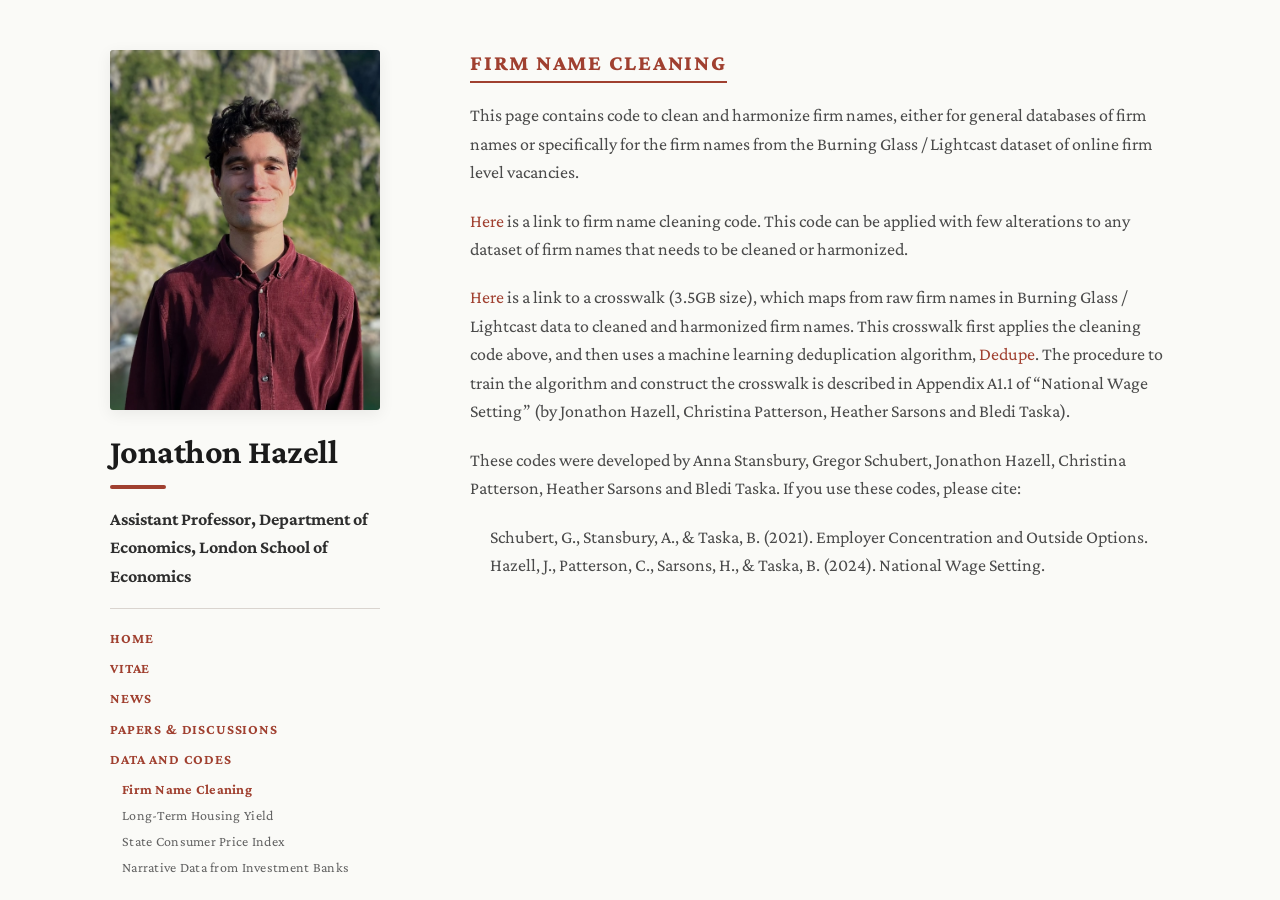
<file: projects/firm-name-cleaning/index.html>
<!doctype html>
<html lang="en">
<head>
<meta charset="UTF-8">
<meta http-equiv="X-UA-Compatible" content="IE=edge">
<meta name="viewport" content="width=device-width, initial-scale=1">
<title>Firm Name Cleaning &mdash; Jonathon Hazell</title>
<link rel="preconnect" href="https://fonts.googleapis.com">
<link rel="preconnect" href="https://fonts.gstatic.com" crossorigin>
<link href="https://fonts.googleapis.com/css2?family=Crimson+Pro:ital,wght@0,300;0,400;0,500;0,600;0,700;0,800;1,400;1,600;1,700&display=swap" rel="stylesheet">
<link rel="stylesheet" href="../../css/style.css">
<link rel="stylesheet" href="../../css/custom.css">
<script>
function toggleProjects() {
  var list = document.getElementById('projects-list');
  var chevron = document.getElementById('projects-chevron');
  if (list.style.display === 'none') {
    list.style.display = '';
    if (chevron) chevron.textContent = '▾';
  } else {
    list.style.display = 'none';
    if (chevron) chevron.textContent = '▸';
  }
}
</script>
</head>
<body>
<div class="wrapper">

<header>
<img src="../../images/JonathonHazell.jpg" alt="Photo of Jonathon Hazell" class="portrait">
<h1>Jonathon Hazell</h1>
<p>Assistant Professor, Department of Economics, London School of Economics</p>
<hr>
<p class="contactinfo"><a href="../../index.html">Home</a></p>
<p class="contactinfo"><a href="../../papers/JONATHON_HAZELL.pdf">Vitae</a></p>
<p class="contactinfo"><a href="../../index.html#news">News</a></p>
<p class="contactinfo"><a href="../../index.html#papers">Papers &amp; Discussions</a></p>
<p class="contactinfo nav-group">Data and Codes</p>
<div id="projects-list">
<p class="contactinfo nav-sub"><a href="../firm-name-cleaning/index.html" class="current">Firm Name Cleaning</a></p>
<p class="contactinfo nav-sub"><a href="../long-term-housing-yield/index.html">Long-Term Housing Yield</a></p>
<p class="contactinfo nav-sub"><a href="../state-cpi/index.html">State Consumer Price Index</a></p>
<p class="contactinfo nav-sub"><a href="../narrative-data/index.html">Narrative Data from Investment Banks</a></p>
</div>
</header>

<section>
<h2>Firm Name Cleaning</h2>

<p>This page contains code to clean and harmonize firm names, either for general databases of firm names or specifically for the firm names from the Burning Glass / Lightcast dataset of online firm level vacancies.</p>

<p><a href="../../data/firm_names_preclean.do" target="_blank" rel="noopener">Here</a> is a link to firm name cleaning code. This code can be applied with few alterations to any dataset of firm names that needs to be cleaned or harmonized.</p>

<p><a href="https://www.dropbox.com/s/dm58ly3acimb65w/firm_merge.dta?dl=0" target="_blank" rel="noopener">Here</a> is a link to a crosswalk (3.5GB size), which maps from raw firm names in Burning Glass / Lightcast data to cleaned and harmonized firm names. This crosswalk first applies the cleaning code above, and then uses a machine learning deduplication algorithm, <a href="https://github.com/dedupeio/dedupe" target="_blank" rel="noopener">Dedupe</a>. The procedure to train the algorithm and construct the crosswalk is described in Appendix A1.1 of &ldquo;National Wage Setting&rdquo; (by Jonathon Hazell, Christina Patterson, Heather Sarsons and Bledi Taska).</p>

<p>These codes were developed by Anna Stansbury, Gregor Schubert, Jonathon Hazell, Christina Patterson, Heather Sarsons and Bledi Taska. If you use these codes, please cite:</p>

<p style="padding-left: 20px;">Schubert, G., Stansbury, A., &amp; Taska, B. (2021). Employer Concentration and Outside Options.<br>
Hazell, J., Patterson, C., Sarsons, H., &amp; Taska, B. (2024). National Wage Setting.</p>
</section>

</div>
</body>
</html>
</file>
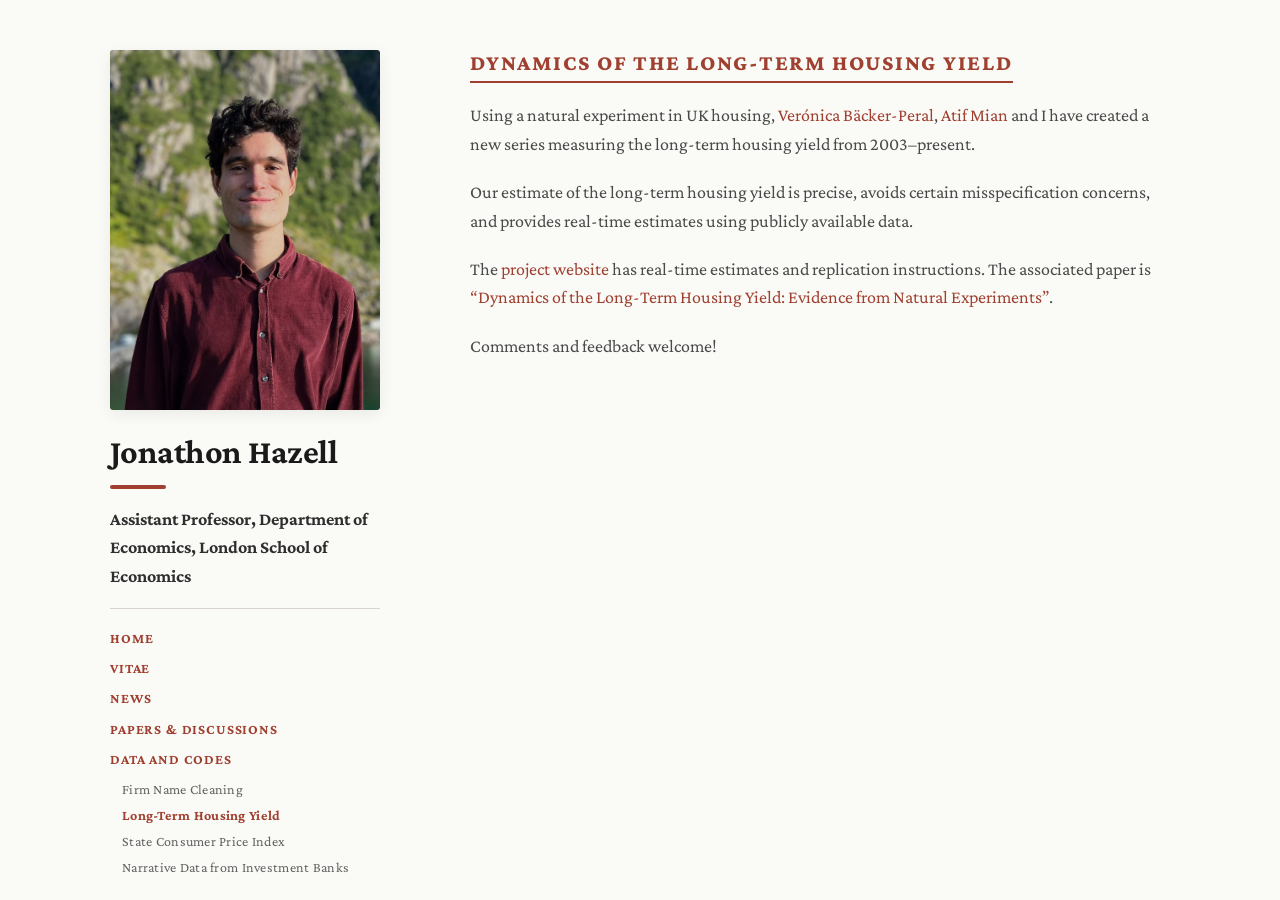
<file: projects/long-term-housing-yield/index.html>
<!doctype html>
<html lang="en">
<head>
<meta charset="UTF-8">
<meta http-equiv="X-UA-Compatible" content="IE=edge">
<meta name="viewport" content="width=device-width, initial-scale=1">
<title>Long-Term Housing Yield &mdash; Jonathon Hazell</title>
<link rel="preconnect" href="https://fonts.googleapis.com">
<link rel="preconnect" href="https://fonts.gstatic.com" crossorigin>
<link href="https://fonts.googleapis.com/css2?family=Crimson+Pro:ital,wght@0,300;0,400;0,500;0,600;0,700;0,800;1,400;1,600;1,700&display=swap" rel="stylesheet">
<link rel="stylesheet" href="../../css/style.css">
<link rel="stylesheet" href="../../css/custom.css">
<script>
function toggleProjects() {
  var list = document.getElementById('projects-list');
  var chevron = document.getElementById('projects-chevron');
  if (list.style.display === 'none') {
    list.style.display = '';
    if (chevron) chevron.textContent = '▾';
  } else {
    list.style.display = 'none';
    if (chevron) chevron.textContent = '▸';
  }
}
</script>
</head>
<body>
<div class="wrapper">

<header>
<img src="../../images/JonathonHazell.jpg" alt="Photo of Jonathon Hazell" class="portrait">
<h1>Jonathon Hazell</h1>
<p>Assistant Professor, Department of Economics, London School of Economics</p>
<hr>
<p class="contactinfo"><a href="../../index.html">Home</a></p>
<p class="contactinfo"><a href="../../papers/JONATHON_HAZELL.pdf">Vitae</a></p>
<p class="contactinfo"><a href="../../index.html#news">News</a></p>
<p class="contactinfo"><a href="../../index.html#papers">Papers &amp; Discussions</a></p>
<p class="contactinfo nav-group">Data and Codes</p>
<div id="projects-list">
<p class="contactinfo nav-sub"><a href="../firm-name-cleaning/index.html">Firm Name Cleaning</a></p>
<p class="contactinfo nav-sub"><a href="../long-term-housing-yield/index.html" class="current">Long-Term Housing Yield</a></p>
<p class="contactinfo nav-sub"><a href="../state-cpi/index.html">State Consumer Price Index</a></p>
<p class="contactinfo nav-sub"><a href="../narrative-data/index.html">Narrative Data from Investment Banks</a></p>
</div>
</header>

<section>
<h2>Dynamics of the Long-Term Housing Yield</h2>

<p>Using a natural experiment in UK housing, <a href="https://sites.google.com/view/veronicabp/home" target="_blank" rel="noopener">Ver&oacute;nica B&auml;cker-Peral</a>, <a href="https://atif.scholar.princeton.edu/" target="_blank" rel="noopener">Atif Mian</a> and I have created a new series measuring the long-term housing yield from 2003&ndash;present.</p>

<p>Our estimate of the long-term housing yield is precise, avoids certain misspecification concerns, and provides real-time estimates using publicly available data.</p>

<p>The <a href="https://sites.google.com/view/ystar-dynamics" target="_blank" rel="noopener">project website</a> has real-time estimates and replication instructions. The associated paper is <a href="../../papers/UK_Duration.pdf" target="_blank" rel="noopener">&ldquo;Dynamics of the Long-Term Housing Yield: Evidence from Natural Experiments&rdquo;</a>.</p>

<p>Comments and feedback welcome!</p>
</section>

</div>
</body>
</html>
</file>
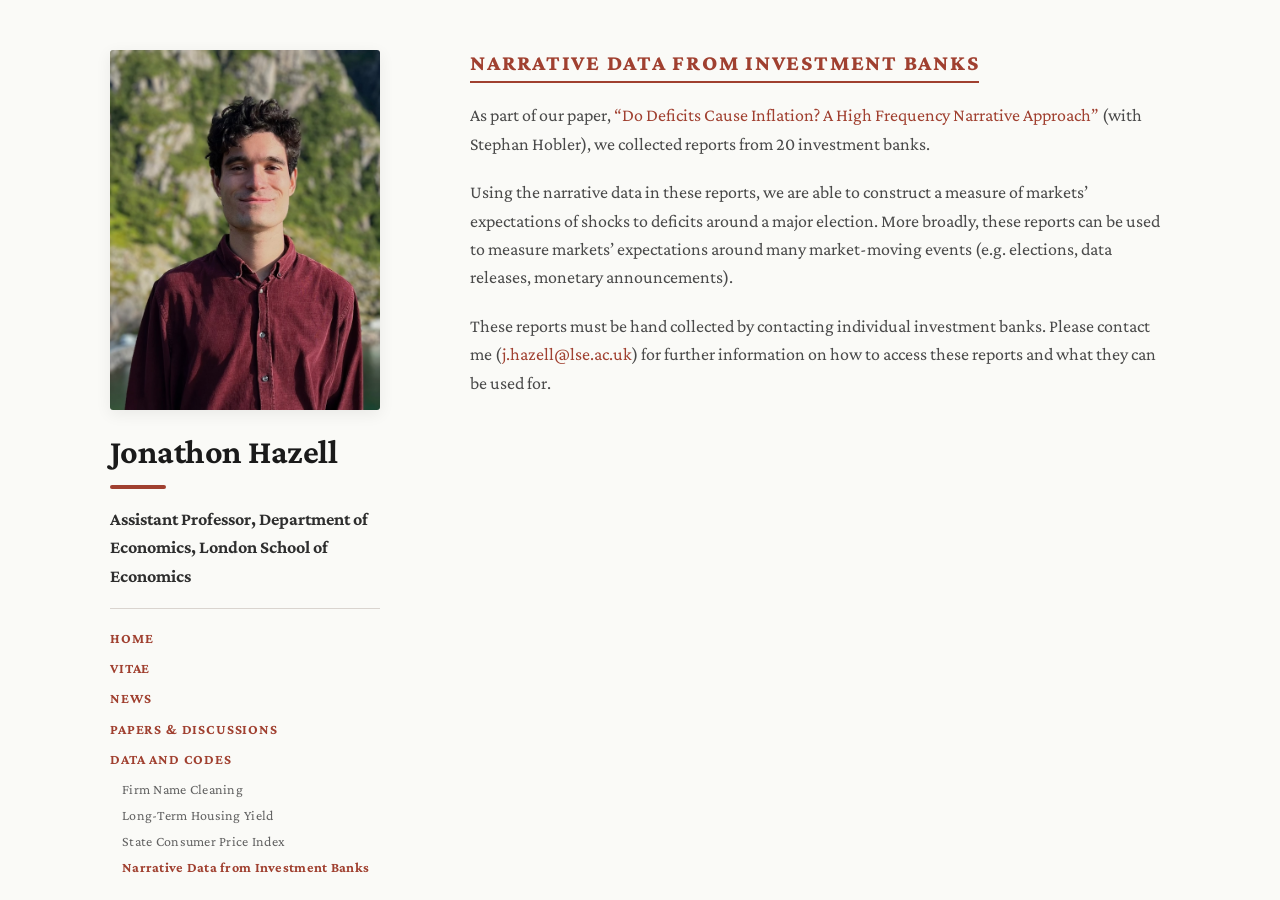
<file: projects/narrative-data/index.html>
<!doctype html>
<html lang="en">
<head>
<meta charset="UTF-8">
<meta http-equiv="X-UA-Compatible" content="IE=edge">
<meta name="viewport" content="width=device-width, initial-scale=1">
<title>Narrative Data from Investment Banks &mdash; Jonathon Hazell</title>
<link rel="preconnect" href="https://fonts.googleapis.com">
<link rel="preconnect" href="https://fonts.gstatic.com" crossorigin>
<link href="https://fonts.googleapis.com/css2?family=Crimson+Pro:ital,wght@0,300;0,400;0,500;0,600;0,700;0,800;1,400;1,600;1,700&display=swap" rel="stylesheet">
<link rel="stylesheet" href="../../css/style.css">
<link rel="stylesheet" href="../../css/custom.css">
<script>
function toggleProjects() {
  var list = document.getElementById('projects-list');
  var chevron = document.getElementById('projects-chevron');
  if (list.style.display === 'none') {
    list.style.display = '';
    if (chevron) chevron.textContent = '▾';
  } else {
    list.style.display = 'none';
    if (chevron) chevron.textContent = '▸';
  }
}
</script>
</head>
<body>
<div class="wrapper">

<header>
<img src="../../images/JonathonHazell.jpg" alt="Photo of Jonathon Hazell" class="portrait">
<h1>Jonathon Hazell</h1>
<p>Assistant Professor, Department of Economics, London School of Economics</p>
<hr>
<p class="contactinfo"><a href="../../index.html">Home</a></p>
<p class="contactinfo"><a href="../../papers/JONATHON_HAZELL.pdf">Vitae</a></p>
<p class="contactinfo"><a href="../../index.html#news">News</a></p>
<p class="contactinfo"><a href="../../index.html#papers">Papers &amp; Discussions</a></p>
<p class="contactinfo nav-group">Data and Codes</p>
<div id="projects-list">
<p class="contactinfo nav-sub"><a href="../firm-name-cleaning/index.html">Firm Name Cleaning</a></p>
<p class="contactinfo nav-sub"><a href="../long-term-housing-yield/index.html">Long-Term Housing Yield</a></p>
<p class="contactinfo nav-sub"><a href="../state-cpi/index.html">State Consumer Price Index</a></p>
<p class="contactinfo nav-sub"><a href="../narrative-data/index.html" class="current">Narrative Data from Investment Banks</a></p>
</div>
</header>

<section>
<h2>Narrative Data from Investment Banks</h2>

<p>As part of our paper, <a href="../../papers/Fiscal_Inflation_Draft.pdf" target="_blank" rel="noopener">&ldquo;Do Deficits Cause Inflation? A High Frequency Narrative Approach&rdquo;</a> (with Stephan Hobler), we collected reports from 20 investment banks.</p>

<p>Using the narrative data in these reports, we are able to construct a measure of markets&rsquo; expectations of shocks to deficits around a major election. More broadly, these reports can be used to measure markets&rsquo; expectations around many market-moving events (e.g. elections, data releases, monetary announcements).</p>

<p>These reports must be hand collected by contacting individual investment banks. Please contact me (<a href="mailto:j.hazell@lse.ac.uk">j.hazell@lse.ac.uk</a>) for further information on how to access these reports and what they can be used for.</p>
</section>

</div>
</body>
</html>
</file>
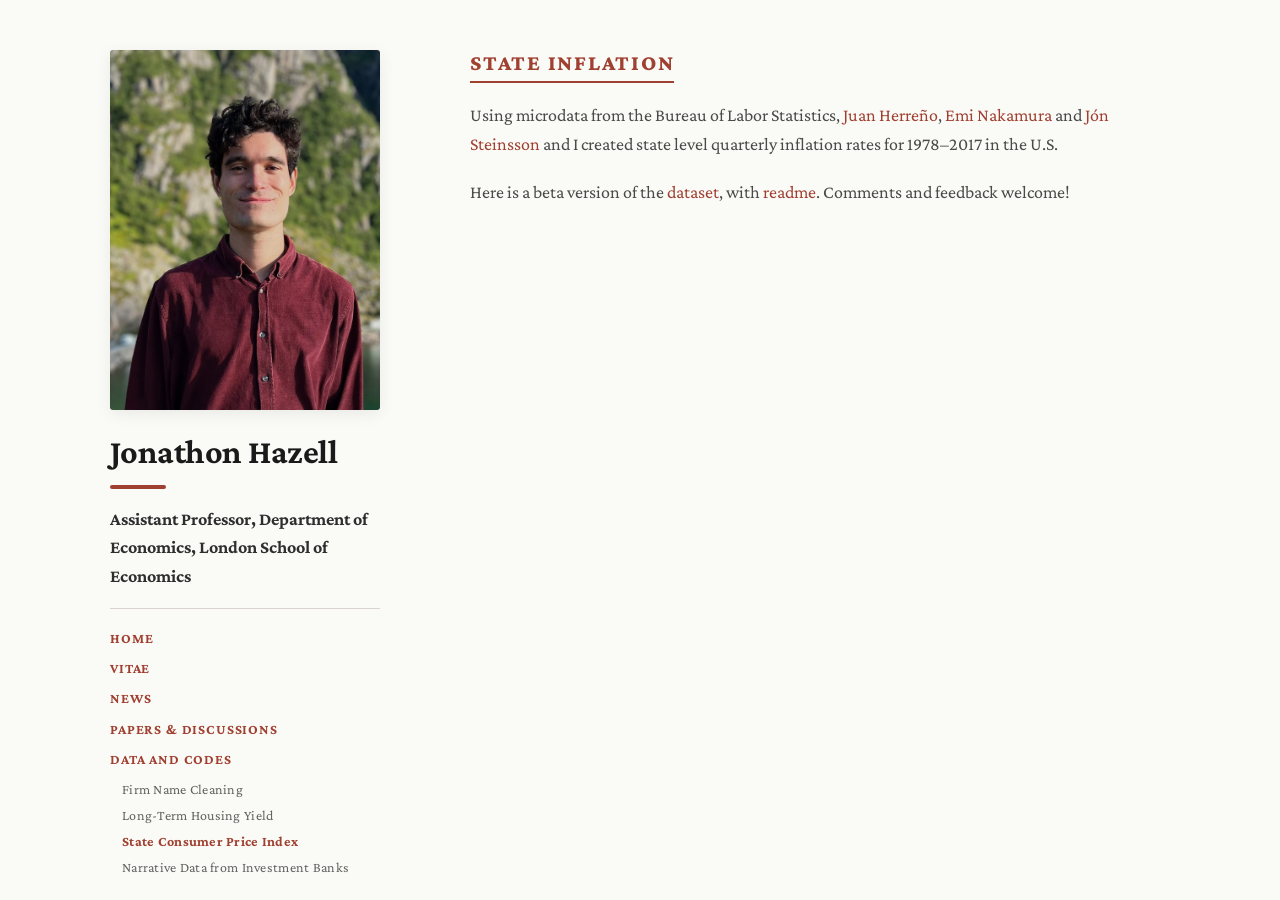
<file: projects/state-cpi/index.html>
<!doctype html>
<html lang="en">
<head>
<meta charset="UTF-8">
<meta http-equiv="X-UA-Compatible" content="IE=edge">
<meta name="viewport" content="width=device-width, initial-scale=1">
<title>State Inflation &mdash; Jonathon Hazell</title>
<link rel="preconnect" href="https://fonts.googleapis.com">
<link rel="preconnect" href="https://fonts.gstatic.com" crossorigin>
<link href="https://fonts.googleapis.com/css2?family=Crimson+Pro:ital,wght@0,300;0,400;0,500;0,600;0,700;0,800;1,400;1,600;1,700&display=swap" rel="stylesheet">
<link rel="stylesheet" href="../../css/style.css">
<link rel="stylesheet" href="../../css/custom.css">
<script>
function toggleProjects() {
  var list = document.getElementById('projects-list');
  var chevron = document.getElementById('projects-chevron');
  if (list.style.display === 'none') {
    list.style.display = '';
    if (chevron) chevron.textContent = '▾';
  } else {
    list.style.display = 'none';
    if (chevron) chevron.textContent = '▸';
  }
}
</script>
</head>
<body>
<div class="wrapper">

<header>
<img src="../../images/JonathonHazell.jpg" alt="Photo of Jonathon Hazell" class="portrait">
<h1>Jonathon Hazell</h1>
<p>Assistant Professor, Department of Economics, London School of Economics</p>
<hr>
<p class="contactinfo"><a href="../../index.html">Home</a></p>
<p class="contactinfo"><a href="../../papers/JONATHON_HAZELL.pdf">Vitae</a></p>
<p class="contactinfo"><a href="../../index.html#news">News</a></p>
<p class="contactinfo"><a href="../../index.html#papers">Papers &amp; Discussions</a></p>
<p class="contactinfo nav-group">Data and Codes</p>
<div id="projects-list">
<p class="contactinfo nav-sub"><a href="../firm-name-cleaning/index.html">Firm Name Cleaning</a></p>
<p class="contactinfo nav-sub"><a href="../long-term-housing-yield/index.html">Long-Term Housing Yield</a></p>
<p class="contactinfo nav-sub"><a href="../state-cpi/index.html" class="current">State Consumer Price Index</a></p>
<p class="contactinfo nav-sub"><a href="../narrative-data/index.html">Narrative Data from Investment Banks</a></p>
</div>
</header>

<section>
<h2>State Inflation</h2>

<p>Using microdata from the Bureau of Labor Statistics, <a href="https://sites.google.com/view/juanherreno" target="_blank" rel="noopener">Juan Herre&ntilde;o</a>, <a href="https://eml.berkeley.edu/~enakamura/" target="_blank" rel="noopener">Emi Nakamura</a> and <a href="https://eml.berkeley.edu/~jsteinsson/" target="_blank" rel="noopener">J&oacute;n Steinsson</a> and I created state level quarterly inflation rates for 1978&ndash;2017 in the U.S.</p>

<p>Here is a beta version of the <a href="../../data/statecpi_beta.csv" target="_blank" rel="noopener">dataset</a>, with <a href="../../papers/StateCPIData_readme.pdf" target="_blank" rel="noopener">readme</a>. Comments and feedback welcome!</p>
</section>

</div>
</body>
</html>
</file>
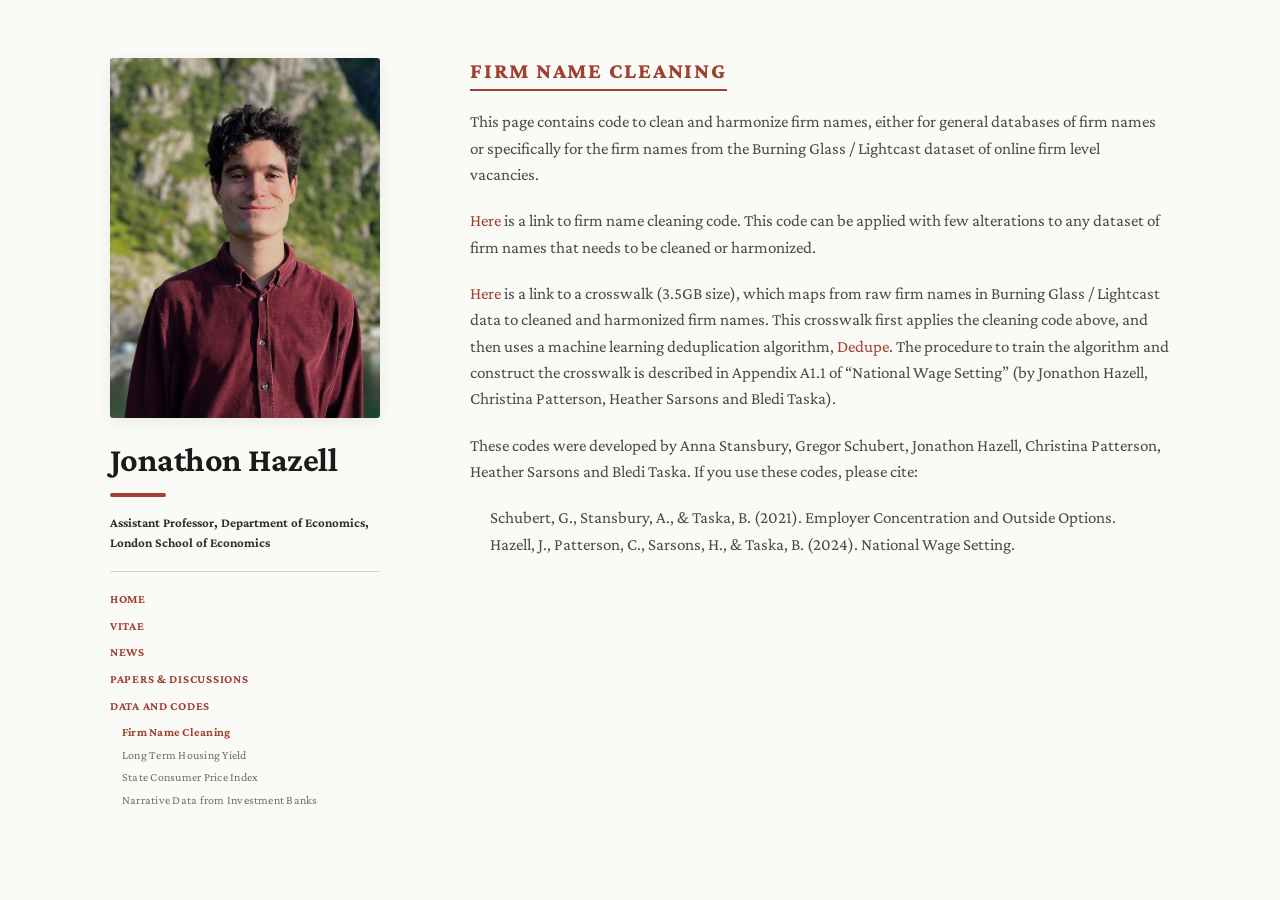
<file: Website/projects/firm-name-cleaning/index.html>
<!doctype html>
<html lang="en">
<head>
<meta charset="UTF-8">
<meta http-equiv="X-UA-Compatible" content="IE=edge">
<meta name="viewport" content="width=device-width, initial-scale=1">
<title>Firm Name Cleaning &mdash; Jonathon Hazell</title>
<link rel="preconnect" href="https://fonts.googleapis.com">
<link rel="preconnect" href="https://fonts.gstatic.com" crossorigin>
<link href="https://fonts.googleapis.com/css2?family=Crimson+Pro:ital,wght@0,300;0,400;0,500;0,600;0,700;0,800;1,400;1,600;1,700&display=swap" rel="stylesheet">
<link rel="stylesheet" href="../../css/style.css">
<link rel="stylesheet" href="../../css/custom.css">
<script>
function toggleProjects() {
  var list = document.getElementById('projects-list');
  var chevron = document.getElementById('projects-chevron');
  if (list.style.display === 'none') {
    list.style.display = '';
    if (chevron) chevron.textContent = '▾';
  } else {
    list.style.display = 'none';
    if (chevron) chevron.textContent = '▸';
  }
}
</script>
</head>
<body>
<div class="wrapper">

<header>
<img src="../../images/JonathonHazell.jpg" alt="Photo of Jonathon Hazell" class="portrait">
<h1>Jonathon Hazell</h1>
<p>Assistant Professor, Department of Economics, London School of Economics</p>
<hr>
<p class="contactinfo"><a href="../../index.html">Home</a></p>
<p class="contactinfo"><a href="../../papers/JONATHON_HAZELL.pdf">Vitae</a></p>
<p class="contactinfo"><a href="../../index.html#news">News</a></p>
<p class="contactinfo"><a href="../../index.html#papers">Papers &amp; Discussions</a></p>
<p class="contactinfo nav-group">Data and Codes</p>
<div id="projects-list">
<p class="contactinfo nav-sub"><a href="../firm-name-cleaning/index.html" class="current">Firm Name Cleaning</a></p>
<p class="contactinfo nav-sub"><a href="../long-term-housing-yield/index.html">Long Term Housing Yield</a></p>
<p class="contactinfo nav-sub"><a href="../state-cpi/index.html">State Consumer Price Index</a></p>
<p class="contactinfo nav-sub"><a href="../narrative-data/index.html">Narrative Data from Investment Banks</a></p>
</div>
</header>

<section>
<h2>Firm Name Cleaning</h2>

<p>This page contains code to clean and harmonize firm names, either for general databases of firm names or specifically for the firm names from the Burning Glass / Lightcast dataset of online firm level vacancies.</p>

<p><a href="../../data/firm_names_preclean.do" target="_blank" rel="noopener">Here</a> is a link to firm name cleaning code. This code can be applied with few alterations to any dataset of firm names that needs to be cleaned or harmonized.</p>

<p><a href="https://www.dropbox.com/s/dm58ly3acimb65w/firm_merge.dta?dl=0" target="_blank" rel="noopener">Here</a> is a link to a crosswalk (3.5GB size), which maps from raw firm names in Burning Glass / Lightcast data to cleaned and harmonized firm names. This crosswalk first applies the cleaning code above, and then uses a machine learning deduplication algorithm, <a href="https://github.com/dedupeio/dedupe" target="_blank" rel="noopener">Dedupe</a>. The procedure to train the algorithm and construct the crosswalk is described in Appendix A1.1 of &ldquo;National Wage Setting&rdquo; (by Jonathon Hazell, Christina Patterson, Heather Sarsons and Bledi Taska).</p>

<p>These codes were developed by Anna Stansbury, Gregor Schubert, Jonathon Hazell, Christina Patterson, Heather Sarsons and Bledi Taska. If you use these codes, please cite:</p>

<p style="padding-left: 20px;">Schubert, G., Stansbury, A., &amp; Taska, B. (2021). Employer Concentration and Outside Options.<br>
Hazell, J., Patterson, C., Sarsons, H., &amp; Taska, B. (2024). National Wage Setting.</p>
</section>

</div>
</body>
</html>
</file>
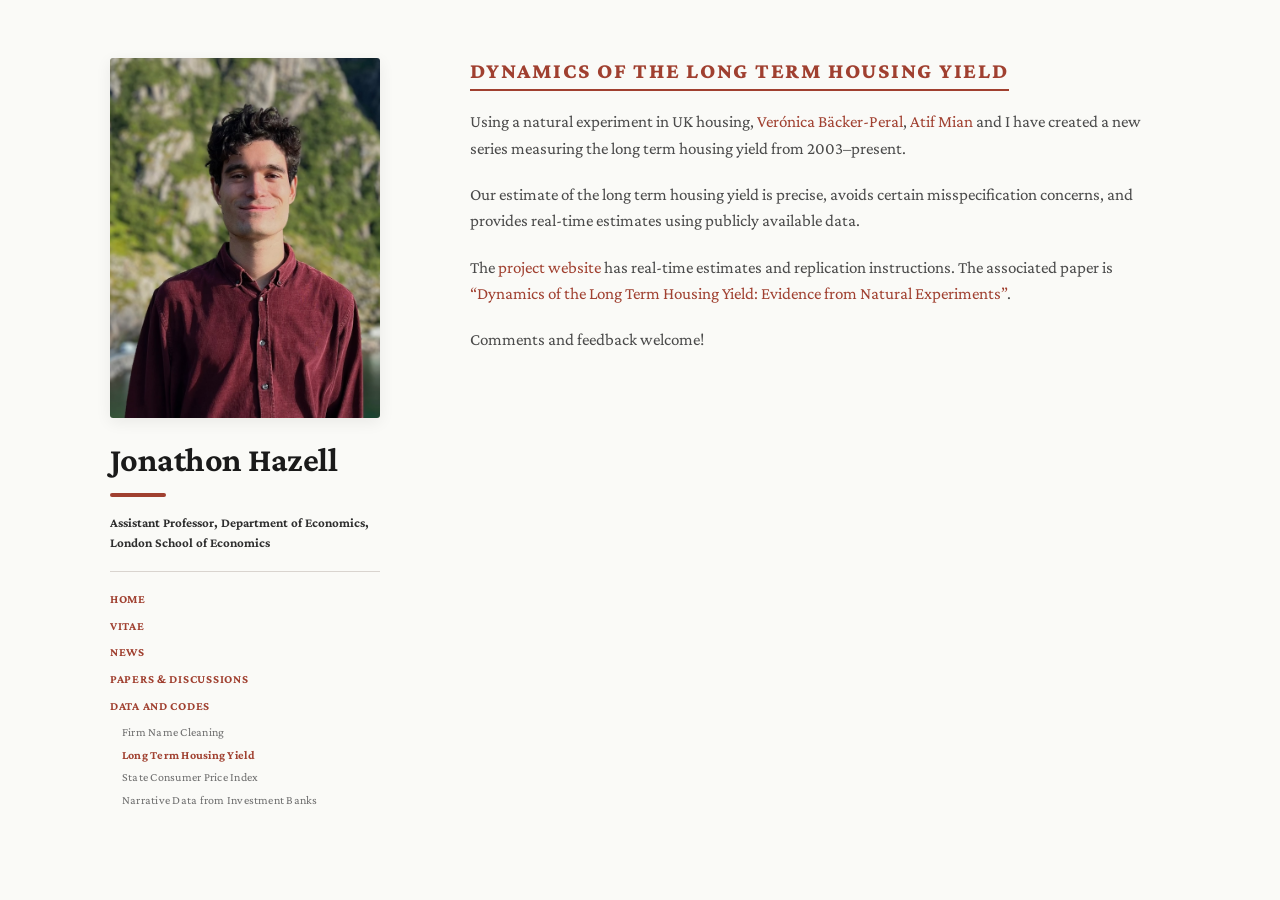
<file: Website/projects/long-term-housing-yield/index.html>
<!doctype html>
<html lang="en">
<head>
<meta charset="UTF-8">
<meta http-equiv="X-UA-Compatible" content="IE=edge">
<meta name="viewport" content="width=device-width, initial-scale=1">
<title>Long Term Housing Yield &mdash; Jonathon Hazell</title>
<link rel="preconnect" href="https://fonts.googleapis.com">
<link rel="preconnect" href="https://fonts.gstatic.com" crossorigin>
<link href="https://fonts.googleapis.com/css2?family=Crimson+Pro:ital,wght@0,300;0,400;0,500;0,600;0,700;0,800;1,400;1,600;1,700&display=swap" rel="stylesheet">
<link rel="stylesheet" href="../../css/style.css">
<link rel="stylesheet" href="../../css/custom.css">
<script>
function toggleProjects() {
  var list = document.getElementById('projects-list');
  var chevron = document.getElementById('projects-chevron');
  if (list.style.display === 'none') {
    list.style.display = '';
    if (chevron) chevron.textContent = '▾';
  } else {
    list.style.display = 'none';
    if (chevron) chevron.textContent = '▸';
  }
}
</script>
</head>
<body>
<div class="wrapper">

<header>
<img src="../../images/JonathonHazell.jpg" alt="Photo of Jonathon Hazell" class="portrait">
<h1>Jonathon Hazell</h1>
<p>Assistant Professor, Department of Economics, London School of Economics</p>
<hr>
<p class="contactinfo"><a href="../../index.html">Home</a></p>
<p class="contactinfo"><a href="../../papers/JONATHON_HAZELL.pdf">Vitae</a></p>
<p class="contactinfo"><a href="../../index.html#news">News</a></p>
<p class="contactinfo"><a href="../../index.html#papers">Papers &amp; Discussions</a></p>
<p class="contactinfo nav-group">Data and Codes</p>
<div id="projects-list">
<p class="contactinfo nav-sub"><a href="../firm-name-cleaning/index.html">Firm Name Cleaning</a></p>
<p class="contactinfo nav-sub"><a href="../long-term-housing-yield/index.html" class="current">Long Term Housing Yield</a></p>
<p class="contactinfo nav-sub"><a href="../state-cpi/index.html">State Consumer Price Index</a></p>
<p class="contactinfo nav-sub"><a href="../narrative-data/index.html">Narrative Data from Investment Banks</a></p>
</div>
</header>

<section>
<h2>Dynamics of the Long Term Housing Yield</h2>

<p>Using a natural experiment in UK housing, <a href="https://sites.google.com/view/veronicabp/home" target="_blank" rel="noopener">Ver&oacute;nica B&auml;cker-Peral</a>, <a href="https://atif.scholar.princeton.edu/" target="_blank" rel="noopener">Atif Mian</a> and I have created a new series measuring the long term housing yield from 2003&ndash;present.</p>

<p>Our estimate of the long term housing yield is precise, avoids certain misspecification concerns, and provides real-time estimates using publicly available data.</p>

<p>The <a href="https://sites.google.com/view/ystar-dynamics" target="_blank" rel="noopener">project website</a> has real-time estimates and replication instructions. The associated paper is <a href="../../papers/UK_Duration.pdf" target="_blank" rel="noopener">&ldquo;Dynamics of the Long Term Housing Yield: Evidence from Natural Experiments&rdquo;</a>.</p>

<p>Comments and feedback welcome!</p>
</section>

</div>
</body>
</html>
</file>
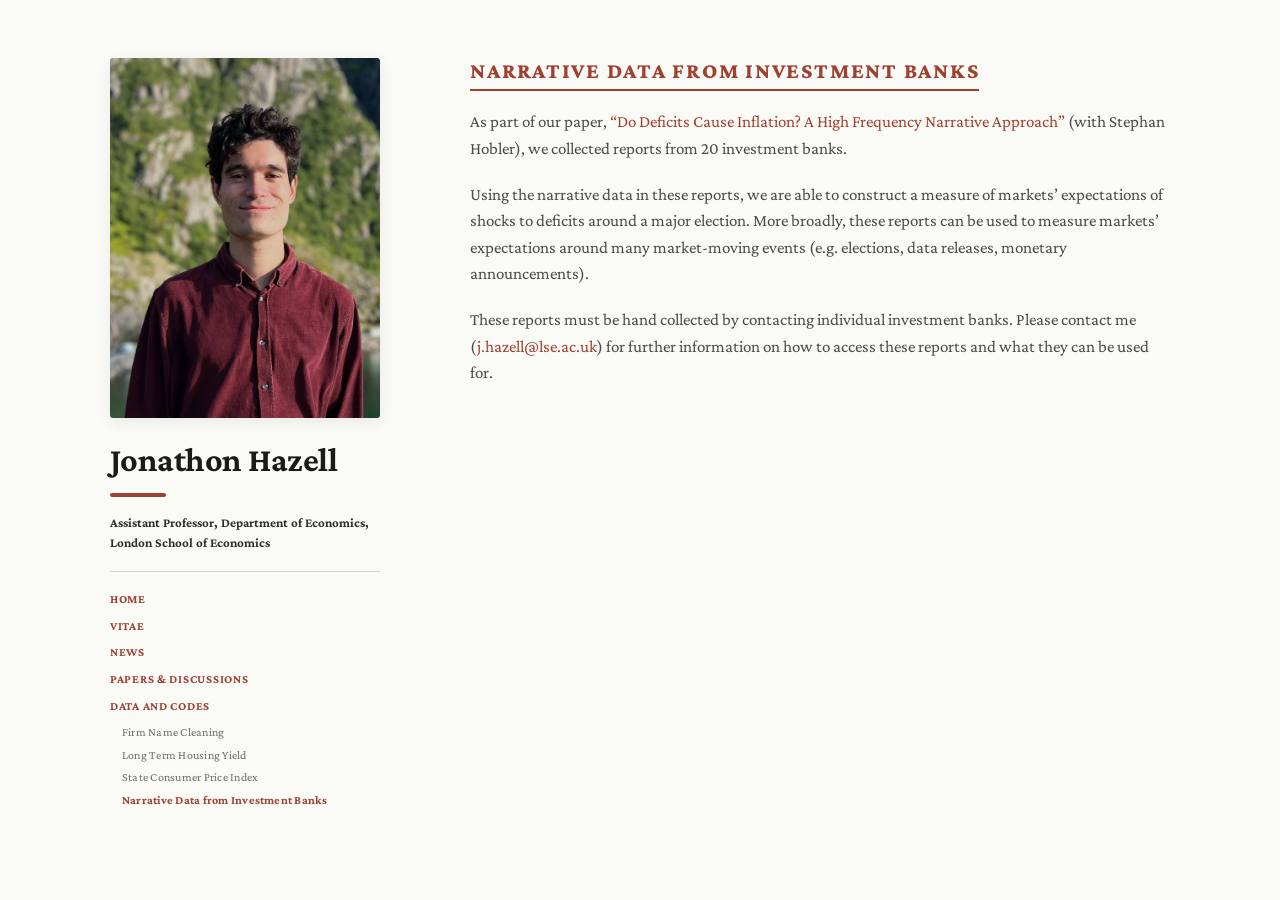
<file: Website/projects/narrative-data/index.html>
<!doctype html>
<html lang="en">
<head>
<meta charset="UTF-8">
<meta http-equiv="X-UA-Compatible" content="IE=edge">
<meta name="viewport" content="width=device-width, initial-scale=1">
<title>Narrative Data from Investment Banks &mdash; Jonathon Hazell</title>
<link rel="preconnect" href="https://fonts.googleapis.com">
<link rel="preconnect" href="https://fonts.gstatic.com" crossorigin>
<link href="https://fonts.googleapis.com/css2?family=Crimson+Pro:ital,wght@0,300;0,400;0,500;0,600;0,700;0,800;1,400;1,600;1,700&display=swap" rel="stylesheet">
<link rel="stylesheet" href="../../css/style.css">
<link rel="stylesheet" href="../../css/custom.css">
<script>
function toggleProjects() {
  var list = document.getElementById('projects-list');
  var chevron = document.getElementById('projects-chevron');
  if (list.style.display === 'none') {
    list.style.display = '';
    if (chevron) chevron.textContent = '▾';
  } else {
    list.style.display = 'none';
    if (chevron) chevron.textContent = '▸';
  }
}
</script>
</head>
<body>
<div class="wrapper">

<header>
<img src="../../images/JonathonHazell.jpg" alt="Photo of Jonathon Hazell" class="portrait">
<h1>Jonathon Hazell</h1>
<p>Assistant Professor, Department of Economics, London School of Economics</p>
<hr>
<p class="contactinfo"><a href="../../index.html">Home</a></p>
<p class="contactinfo"><a href="../../papers/JONATHON_HAZELL.pdf">Vitae</a></p>
<p class="contactinfo"><a href="../../index.html#news">News</a></p>
<p class="contactinfo"><a href="../../index.html#papers">Papers &amp; Discussions</a></p>
<p class="contactinfo nav-group">Data and Codes</p>
<div id="projects-list">
<p class="contactinfo nav-sub"><a href="../firm-name-cleaning/index.html">Firm Name Cleaning</a></p>
<p class="contactinfo nav-sub"><a href="../long-term-housing-yield/index.html">Long Term Housing Yield</a></p>
<p class="contactinfo nav-sub"><a href="../state-cpi/index.html">State Consumer Price Index</a></p>
<p class="contactinfo nav-sub"><a href="../narrative-data/index.html" class="current">Narrative Data from Investment Banks</a></p>
</div>
</header>

<section>
<h2>Narrative Data from Investment Banks</h2>

<p>As part of our paper, <a href="../../papers/Fiscal_Inflation_Draft.pdf" target="_blank" rel="noopener">&ldquo;Do Deficits Cause Inflation? A High Frequency Narrative Approach&rdquo;</a> (with Stephan Hobler), we collected reports from 20 investment banks.</p>

<p>Using the narrative data in these reports, we are able to construct a measure of markets&rsquo; expectations of shocks to deficits around a major election. More broadly, these reports can be used to measure markets&rsquo; expectations around many market-moving events (e.g. elections, data releases, monetary announcements).</p>

<p>These reports must be hand collected by contacting individual investment banks. Please contact me (<a href="mailto:j.hazell@lse.ac.uk">j.hazell@lse.ac.uk</a>) for further information on how to access these reports and what they can be used for.</p>
</section>

</div>
</body>
</html>
</file>
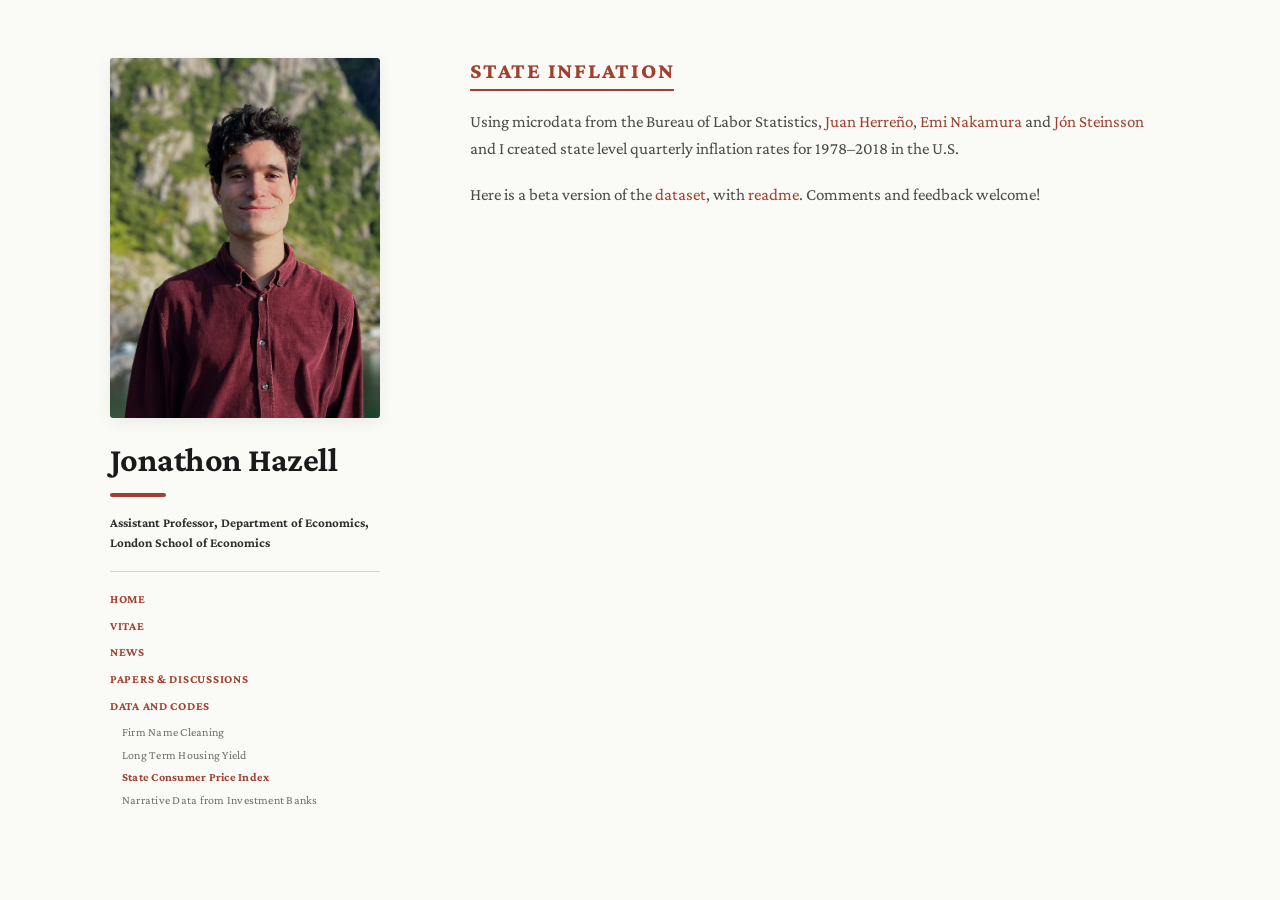
<file: Website/projects/state-cpi/index.html>
<!doctype html>
<html lang="en">
<head>
<meta charset="UTF-8">
<meta http-equiv="X-UA-Compatible" content="IE=edge">
<meta name="viewport" content="width=device-width, initial-scale=1">
<title>State Inflation &mdash; Jonathon Hazell</title>
<link rel="preconnect" href="https://fonts.googleapis.com">
<link rel="preconnect" href="https://fonts.gstatic.com" crossorigin>
<link href="https://fonts.googleapis.com/css2?family=Crimson+Pro:ital,wght@0,300;0,400;0,500;0,600;0,700;0,800;1,400;1,600;1,700&display=swap" rel="stylesheet">
<link rel="stylesheet" href="../../css/style.css">
<link rel="stylesheet" href="../../css/custom.css">
<script>
function toggleProjects() {
  var list = document.getElementById('projects-list');
  var chevron = document.getElementById('projects-chevron');
  if (list.style.display === 'none') {
    list.style.display = '';
    if (chevron) chevron.textContent = '▾';
  } else {
    list.style.display = 'none';
    if (chevron) chevron.textContent = '▸';
  }
}
</script>
</head>
<body>
<div class="wrapper">

<header>
<img src="../../images/JonathonHazell.jpg" alt="Photo of Jonathon Hazell" class="portrait">
<h1>Jonathon Hazell</h1>
<p>Assistant Professor, Department of Economics, London School of Economics</p>
<hr>
<p class="contactinfo"><a href="../../index.html">Home</a></p>
<p class="contactinfo"><a href="../../papers/JONATHON_HAZELL.pdf">Vitae</a></p>
<p class="contactinfo"><a href="../../index.html#news">News</a></p>
<p class="contactinfo"><a href="../../index.html#papers">Papers &amp; Discussions</a></p>
<p class="contactinfo nav-group">Data and Codes</p>
<div id="projects-list">
<p class="contactinfo nav-sub"><a href="../firm-name-cleaning/index.html">Firm Name Cleaning</a></p>
<p class="contactinfo nav-sub"><a href="../long-term-housing-yield/index.html">Long Term Housing Yield</a></p>
<p class="contactinfo nav-sub"><a href="../state-cpi/index.html" class="current">State Consumer Price Index</a></p>
<p class="contactinfo nav-sub"><a href="../narrative-data/index.html">Narrative Data from Investment Banks</a></p>
</div>
</header>

<section>
<h2>State Inflation</h2>

<p>Using microdata from the Bureau of Labor Statistics, <a href="https://sites.google.com/view/juanherreno" target="_blank" rel="noopener">Juan Herre&ntilde;o</a>, <a href="https://eml.berkeley.edu/~enakamura/" target="_blank" rel="noopener">Emi Nakamura</a> and <a href="https://eml.berkeley.edu/~jsteinsson/" target="_blank" rel="noopener">J&oacute;n Steinsson</a> and I created state level quarterly inflation rates for 1978&ndash;2018 in the U.S.</p>

<p>Here is a beta version of the <a href="../../data/statecpi_beta.csv" target="_blank" rel="noopener">dataset</a>, with <a href="../../papers/StateCPIData_readme.pdf" target="_blank" rel="noopener">readme</a>. Comments and feedback welcome!</p>
</section>

</div>
</body>
</html>
</file>
<file: css/style.css>
:root {
  --burgundy: #A04030;
  --burgundy-dark: #6F2C20;
  --burgundy-tint: #F4E8E5;
  --ink: #1a1a1a;
  --ink-soft: #2e2e2e;
  --body: #4a4a4a;
  --muted: #626262;
  --rule: #d9d4cf;
  --bg: #fafaf7;
}

*, *::before, *::after {
  box-sizing: border-box;
}

body {
  background-color: var(--bg);
  margin: 0;
  padding: 50px;
  font: 18px/1.58 "Crimson Pro", Georgia, serif;
  color: var(--body);
  font-weight: 400;
  overflow-wrap: anywhere;
}

h1, h2, h3, h4, h5, h6 {
  color: var(--ink);
  margin: 0 0 20px;
  font-weight: 700;
  letter-spacing: -0.005em;
}

p, ul, ol, table, pre, dl {
  margin: 0 0 20px;
}

p.contactinfo {
  margin: 0 0 8px;
  font-weight: 700;
  text-transform: uppercase;
  letter-spacing: 0.06em;
  font-size: 14px;
}

p.contactinfo.nav-group {
  color: var(--burgundy);
}

p.contactinfo.nav-sub {
  font-size: 14px;
  text-transform: none;
  letter-spacing: 0.02em;
  font-weight: 400;
  margin: 0 0 4px;
  padding-left: 12px;
  color: var(--muted);
}

p.contactinfo.nav-sub a {
  color: var(--muted);
}

p.contactinfo.nav-sub a:hover {
  color: var(--burgundy-dark);
}

p.contactinfo.nav-sub a.current {
  color: var(--burgundy);
  font-weight: 700;
}

h3.subhead {
  font-size: 14px;
  text-transform: uppercase;
  letter-spacing: 0.1em;
  color: var(--burgundy-dark);
  font-weight: 800;
  margin: 28px 0 14px;
  padding-bottom: 4px;
  border-bottom: 1px solid var(--rule);
}

p.lastcontactinfo {
  margin: 0 0 20px;
}

p img.inline-logo {
  display: inline-flex;
  align-self: center;
  position: relative;
  height: 0.8em;
  bottom: -0.04em;
}

h1, h2, h3 {
  line-height: 1.15;
}

h1 {
  font-size: 34px;
  letter-spacing: -0.015em;
  margin: 0 0 6px;
  color: var(--ink);
}

header h1::after {
  content: "";
  display: block;
  width: 56px;
  height: 4px;
  background: var(--burgundy);
  margin: 14px 0 16px;
  border-radius: 2px;
}

header > p:first-of-type {
  color: var(--ink-soft);
  font-weight: 700;
  margin-bottom: 18px;
}

h2 {
  color: var(--burgundy);
  font-size: 22px;
  text-transform: uppercase;
  letter-spacing: 0.08em;
  font-weight: 800;
  margin: 0 0 18px;
  padding-bottom: 6px;
  border-bottom: 2px solid var(--burgundy);
  display: inline-block;
}

h3 {
  color: var(--ink);
  font-size: 18px;
  font-weight: 700;
}

h4, h5, h6 {
  color: var(--ink-soft);
}

a {
  color: var(--burgundy);
  text-decoration: none;
  border-bottom: 1px solid transparent;
  transition: border-color 0.15s ease, color 0.15s ease;
}

a:hover, a:focus {
  color: var(--burgundy-dark);
  border-bottom-color: var(--burgundy-dark);
}

a:focus-visible,
button:focus-visible {
  outline: 3px solid var(--burgundy);
  outline-offset: 3px;
}

a small {
  font-size: 13px;
  color: var(--muted);
  margin-top: -0.3em;
  display: block;
}

a:hover small {
  color: var(--muted);
}

.wrapper {
  width: 1060px;
  margin: 0 auto;
}

blockquote {
  border-left: 3px solid var(--burgundy);
  margin: 0;
  padding: 0 0 0 20px;
  font-style: italic;
  color: var(--ink-soft);
}

table {
  width: 100%;
  border-collapse: collapse;
}

th, td {
  text-align: left;
  padding: 5px 10px;
  border-bottom: 1px solid var(--rule);
}

dt {
  color: var(--ink);
  font-weight: 700;
}

th {
  color: var(--ink);
}

img {
  max-width: 100%;
}

header {
  width: 270px;
  float: left;
  position: fixed;
  -webkit-font-smoothing: subpixel-antialiased;
}

header hr {
  margin: 18px 0;
}

header img {
  margin-top: 22px;
  border-radius: 3px;
  box-shadow: 0 6px 20px rgba(0,0,0,0.08);
}

strong {
  color: var(--ink);
  font-weight: 700;
}

section {
  width: 700px;
  float: right;
  padding-bottom: 50px;
}

section h3 {
  margin-top: 28px;
  font-size: 15px;
  text-transform: uppercase;
  letter-spacing: 0.08em;
  color: var(--burgundy-dark);
  font-weight: 800;
}

section .research-work h3 {
  margin-top: 0;
  font-size: 19px;
  text-transform: none;
  letter-spacing: -0.005em;
  color: var(--ink);
  font-weight: 700;
}

small {
  font-size: 13px;
}

hr {
  border: 0;
  background: var(--rule);
  height: 1px;
  margin: 28px 0;
}

footer {
  width: 270px;
  float: left;
  position: fixed;
  bottom: 50px;
  -webkit-font-smoothing: subpixel-antialiased;
}

@media print, screen and (max-width: 1160px) {
  div.wrapper {
    width: auto;
    max-width: 760px;
    margin: 0 auto;
  }

  header, section, footer {
    float: none;
    position: static;
    width: auto;
  }

  header {
    padding-right: 0;
  }

  section {
    border-top: 1px solid var(--rule);
    border-bottom: 1px solid var(--rule);
    padding: 20px 0;
    margin: 0 0 20px;
  }
}

@media screen and (max-width: 860px) {
  body {
    padding: 24px;
  }
}

@media print, screen and (max-width: 480px) {
  body {
    padding: 18px;
  }
}

@media screen and (max-width: 480px) {
  h1 {
    font-size: 32px;
  }

  h2 {
    font-size: 20px;
    letter-spacing: 0.06em;
  }
}

@media screen and (min-width: 1161px) and (max-height: 900px) {
  header {
    position: static;
  }
}

@media (prefers-reduced-motion: reduce) {
  a,
  .filter-chip,
  .research-work {
    transition: none;
  }
}

@media print {
  body {
    padding: 0.4in;
    font-size: 12pt;
    color: #333;
    background: #fff;
  }
}
</file>
<file: css/custom.css>
header img.portrait {
  display: block;
  width: 270px;
  max-width: 100%;
  height: auto;
  margin: 0 0 22px;
  border-radius: 3px;
  box-shadow: 0 4px 16px rgba(0,0,0,0.07);
}

ul.news-list {
  list-style: none;
  padding: 0;
  margin: 0 0 20px;
}

ul.news-list li {
  display: flex;
  gap: 16px;
  margin: 0 0 16px;
  line-height: 1.5;
}

ul.news-list .news-date {
  flex: 0 0 130px;
  color: #A04030;
  font-weight: 700;
  font-size: 14px;
  text-transform: uppercase;
  letter-spacing: 0.06em;
  padding-top: 2px;
}

ul.news-list .news-group {
  flex: 1;
  display: flex;
  flex-direction: column;
  gap: 8px;
}

ul.news-list .news-body {
  display: block;
}

.paper-filter {
  display: flex;
  flex-wrap: wrap;
  align-items: center;
  gap: 6px;
  margin: 0 0 26px;
}

.paper-filter .filter-label {
  color: var(--muted);
  margin-right: 6px;
  font-size: 14px;
  font-style: italic;
}

.filter-chip {
  min-height: 38px;
  border: 1px solid #918783;
  background: transparent;
  color: var(--muted);
  padding: 6px 14px;
  border-radius: 999px;
  font-family: inherit;
  font-size: 14px;
  line-height: 1.2;
  cursor: pointer;
  touch-action: manipulation;
  transition: background 0.15s ease, color 0.15s ease, border-color 0.15s ease;
}

.filter-chip:hover {
  border-color: #A04030;
  color: #A04030;
}

.filter-chip.active {
  background: #A04030;
  border-color: #A04030;
  color: #fff;
}

.research-work {
  margin-bottom: 34px;
  padding-left: 12px;
  border-left: 2px solid transparent;
  transition: border-color 0.2s ease;
}

.research-work:hover {
  border-left-color: #A04030;
}

.research-work h3 {
  margin: 0 0 3px;
  line-height: 1.3;
}

.paper-status {
  display: inline-block;
  margin: 0 8px 2px 0;
  padding: 2px 7px 1px;
  border: 1px solid transparent;
  border-radius: 999px;
  font-size: 11px;
  font-weight: 800;
  line-height: 1.35;
  letter-spacing: 0.07em;
  text-transform: uppercase;
  vertical-align: 0.15em;
  white-space: nowrap;
}

.paper-status-new {
  color: #fff;
  background: var(--burgundy);
  border-color: var(--burgundy);
}

.paper-status-preliminary {
  color: var(--burgundy-dark);
  background: var(--burgundy-tint);
  border-color: #d8b7b0;
}

.research-work p {
  margin: 0 0 3px;
}

.research-work .work-muted {
  color: var(--muted);
  font-size: 16px;
}

.research-work .work-abstract {
  margin: 4px 0 3px;
}

a.abstract-link {
  color: #6F2C20;
  font-size: 16px;
  font-weight: 600;
  font-style: italic;
  border-bottom: none;
}

a.abstract-link:hover,
a.abstract-link:focus {
  color: #4A1C14;
  border-bottom: none;
}

a.abstract-link span {
  display: inline;
}

.research-work .abstract-body {
  color: #4a4a4a;
  display: block;
  margin-top: 8px;
  padding: 12px 16px;
  background: #f3efe9;
  border-left: 3px solid #A04030;
  border-radius: 0 3px 3px 0;
  font-size: 16px;
  line-height: 1.55;
}

@media screen and (max-width: 1160px) {
  header::after {
    content: "";
    display: table;
    clear: both;
  }

  header img.portrait {
    float: right;
    width: 200px;
    margin: 0 0 24px 32px;
  }
}

@media screen and (max-width: 720px) {
  header img.portrait {
    float: none;
    width: min(46vw, 170px);
    margin: 0 0 20px;
  }

  ul.news-list li {
    display: block;
    margin-bottom: 20px;
  }

  ul.news-list .news-date {
    display: block;
    margin-bottom: 4px;
    padding-top: 0;
  }

  .paper-filter {
    gap: 8px;
  }

  .paper-filter .filter-label {
    flex: 0 0 100%;
    margin: 0 0 2px;
  }

  .filter-chip {
    min-height: 44px;
    padding: 8px 15px;
  }

  a.abstract-link {
    display: inline-flex;
    align-items: center;
    min-height: 44px;
  }

  .research-work {
    padding-left: 8px;
  }
}
</file>
<file: Website/css/style.css>
:root {
  --burgundy: #A04030;
  --burgundy-dark: #6F2C20;
  --burgundy-tint: #F4E8E5;
  --ink: #1a1a1a;
  --ink-soft: #2e2e2e;
  --body: #4a4a4a;
  --rule: #d9d4cf;
  --bg: #fafaf7;
}

body {
  background-color: var(--bg);
  padding: 50px;
  font: 17px/1.55 "Crimson Pro", Georgia, serif;
  color: var(--body);
  font-weight: 400;
}

h1, h2, h3, h4, h5, h6 {
  color: var(--ink);
  margin: 0 0 20px;
  font-weight: 700;
  letter-spacing: -0.005em;
}

p, ul, ol, table, pre, dl {
  margin: 0 0 20px;
}

p.contactinfo {
  margin: 0 0 8px;
  font-weight: 700;
  text-transform: uppercase;
  letter-spacing: 0.06em;
  font-size: 12px;
}

p.contactinfo.nav-group {
  color: var(--burgundy);
}

p.contactinfo.nav-sub {
  font-size: 12px;
  text-transform: none;
  letter-spacing: 0.02em;
  font-weight: 400;
  margin: 0 0 4px;
  padding-left: 12px;
  color: #6d6d6d;
}

p.contactinfo.nav-sub a {
  color: #6d6d6d;
}

p.contactinfo.nav-sub a:hover {
  color: var(--burgundy-dark);
}

p.contactinfo.nav-sub a.current {
  color: var(--burgundy);
  font-weight: 700;
}

h3.subhead {
  font-size: 13px;
  text-transform: uppercase;
  letter-spacing: 0.1em;
  color: var(--burgundy-dark);
  font-weight: 800;
  margin: 28px 0 14px;
  padding-bottom: 4px;
  border-bottom: 1px solid var(--rule);
}

p.lastcontactinfo {
  margin: 0 0 20px;
}

p img.inline-logo {
  display: inline-flex;
  align-self: center;
  position: relative;
  height: 0.8em;
  bottom: -0.04em;
}

h1, h2, h3 {
  line-height: 1.15;
}

h1 {
  font-size: 34px;
  letter-spacing: -0.015em;
  margin: 0 0 6px;
  color: var(--ink);
}

header h1::after {
  content: "";
  display: block;
  width: 56px;
  height: 4px;
  background: var(--burgundy);
  margin: 14px 0 16px;
  border-radius: 2px;
}

header > p:first-of-type {
  color: var(--ink-soft);
  font-weight: 700;
  font-size: 13px;
  margin-bottom: 18px;
}

h2 {
  color: var(--burgundy);
  font-size: 22px;
  text-transform: uppercase;
  letter-spacing: 0.08em;
  font-weight: 800;
  margin: 0 0 18px;
  padding-bottom: 6px;
  border-bottom: 2px solid var(--burgundy);
  display: inline-block;
}

h3 {
  color: var(--ink);
  font-size: 17px;
  font-weight: 700;
}

h4, h5, h6 {
  color: var(--ink-soft);
}

a {
  color: var(--burgundy);
  text-decoration: none;
  border-bottom: 1px solid transparent;
  transition: border-color 0.15s ease, color 0.15s ease;
}

a:hover, a:focus {
  color: var(--burgundy-dark);
  border-bottom-color: var(--burgundy-dark);
}

a small {
  font-size: 11px;
  color: #777;
  margin-top: -0.3em;
  display: block;
}

a:hover small {
  color: #777;
}

.wrapper {
  width: 1060px;
  margin: 0 auto;
}

blockquote {
  border-left: 3px solid var(--burgundy);
  margin: 0;
  padding: 0 0 0 20px;
  font-style: italic;
  color: var(--ink-soft);
}

table {
  width: 100%;
  border-collapse: collapse;
}

th, td {
  text-align: left;
  padding: 5px 10px;
  border-bottom: 1px solid var(--rule);
}

dt {
  color: var(--ink);
  font-weight: 700;
}

th {
  color: var(--ink);
}

img {
  max-width: 100%;
}

header {
  width: 270px;
  float: left;
  position: fixed;
  -webkit-font-smoothing: subpixel-antialiased;
}

header hr {
  margin: 18px 0;
}

header img {
  margin-top: 22px;
  border-radius: 3px;
  box-shadow: 0 6px 20px rgba(0,0,0,0.08);
}

strong {
  color: var(--ink);
  font-weight: 700;
}

section {
  width: 700px;
  float: right;
  padding-bottom: 50px;
}

section h3 {
  margin-top: 28px;
  font-size: 14px;
  text-transform: uppercase;
  letter-spacing: 0.08em;
  color: var(--burgundy-dark);
  font-weight: 800;
}

section .research-work h3 {
  margin-top: 0;
  font-size: 17px;
  text-transform: none;
  letter-spacing: -0.005em;
  color: var(--ink);
  font-weight: 700;
}

small {
  font-size: 11px;
}

hr {
  border: 0;
  background: var(--rule);
  height: 1px;
  margin: 28px 0;
}

footer {
  width: 270px;
  float: left;
  position: fixed;
  bottom: 50px;
  -webkit-font-smoothing: subpixel-antialiased;
}

@media print, screen and (max-width: 1160px) {
  div.wrapper {
    width: auto;
    margin: 0;
  }

  header, section, footer {
    float: none;
    position: static;
    width: auto;
  }

  header {
    padding-right: 320px;
  }

  section {
    border-top: 1px solid var(--rule);
    border-bottom: 1px solid var(--rule);
    padding: 20px 0;
    margin: 0 0 20px;
  }
}

@media print, screen and (max-width: 720px) {
  body {
    word-wrap: break-word;
  }

  header {
    padding: 0;
  }
}

@media print, screen and (max-width: 480px) {
  body {
    padding: 15px;
  }
}

@media print {
  body {
    padding: 0.4in;
    font-size: 12pt;
    color: #333;
    background: #fff;
  }
}
</file>
<file: Website/css/custom.css>
header img.portrait {
  display: block;
  width: 100%;
  margin: 0 0 22px;
  border-radius: 3px;
  box-shadow: 0 4px 16px rgba(0,0,0,0.07);
}

ul.news-list {
  list-style: none;
  padding: 0;
  margin: 0 0 20px;
}

ul.news-list li {
  display: flex;
  gap: 16px;
  margin: 0 0 16px;
  line-height: 1.5;
}

ul.news-list .news-date {
  flex: 0 0 130px;
  color: #A04030;
  font-weight: 700;
  font-size: 13px;
  text-transform: uppercase;
  letter-spacing: 0.06em;
  padding-top: 2px;
}

ul.news-list .news-group {
  flex: 1;
  display: flex;
  flex-direction: column;
  gap: 8px;
}

ul.news-list .news-body {
  display: block;
}

.paper-filter {
  display: flex;
  flex-wrap: wrap;
  align-items: center;
  gap: 6px;
  margin: 0 0 26px;
}

.paper-filter .filter-label {
  color: #6d6d6d;
  margin-right: 6px;
  font-size: 13px;
  font-style: italic;
}

.filter-chip {
  border: 1px solid #c9c0bd;
  background: transparent;
  color: #6d6d6d;
  padding: 3px 12px;
  border-radius: 999px;
  font-family: inherit;
  font-size: 13px;
  cursor: pointer;
  transition: background 0.15s ease, color 0.15s ease, border-color 0.15s ease;
}

.filter-chip:hover {
  border-color: #A04030;
  color: #A04030;
}

.filter-chip.active {
  background: #A04030;
  border-color: #A04030;
  color: #fff;
}

.research-work {
  margin-bottom: 34px;
  padding-left: 12px;
  border-left: 2px solid transparent;
  transition: border-color 0.2s ease;
}

.research-work:hover {
  border-left-color: #A04030;
}

.research-work h3 {
  margin: 0 0 3px;
  line-height: 1.3;
}

.research-work p {
  margin: 0 0 3px;
}

.research-work .work-muted {
  color: #6d6d6d;
  font-size: 14px;
}

.research-work .work-abstract {
  margin: 4px 0 3px;
}

a.abstract-link {
  color: #6F2C20;
  font-size: 13.5px;
  font-weight: 600;
  font-style: italic;
  border-bottom: none;
}

a.abstract-link:hover,
a.abstract-link:focus {
  color: #4A1C14;
  border-bottom: none;
}

a.abstract-link span {
  display: inline;
}

.research-work .abstract-body {
  color: #4a4a4a;
  display: block;
  margin-top: 8px;
  padding: 12px 16px;
  background: #f3efe9;
  border-left: 3px solid #A04030;
  border-radius: 0 3px 3px 0;
  font-size: 14.5px;
  line-height: 1.55;
}
</file>
